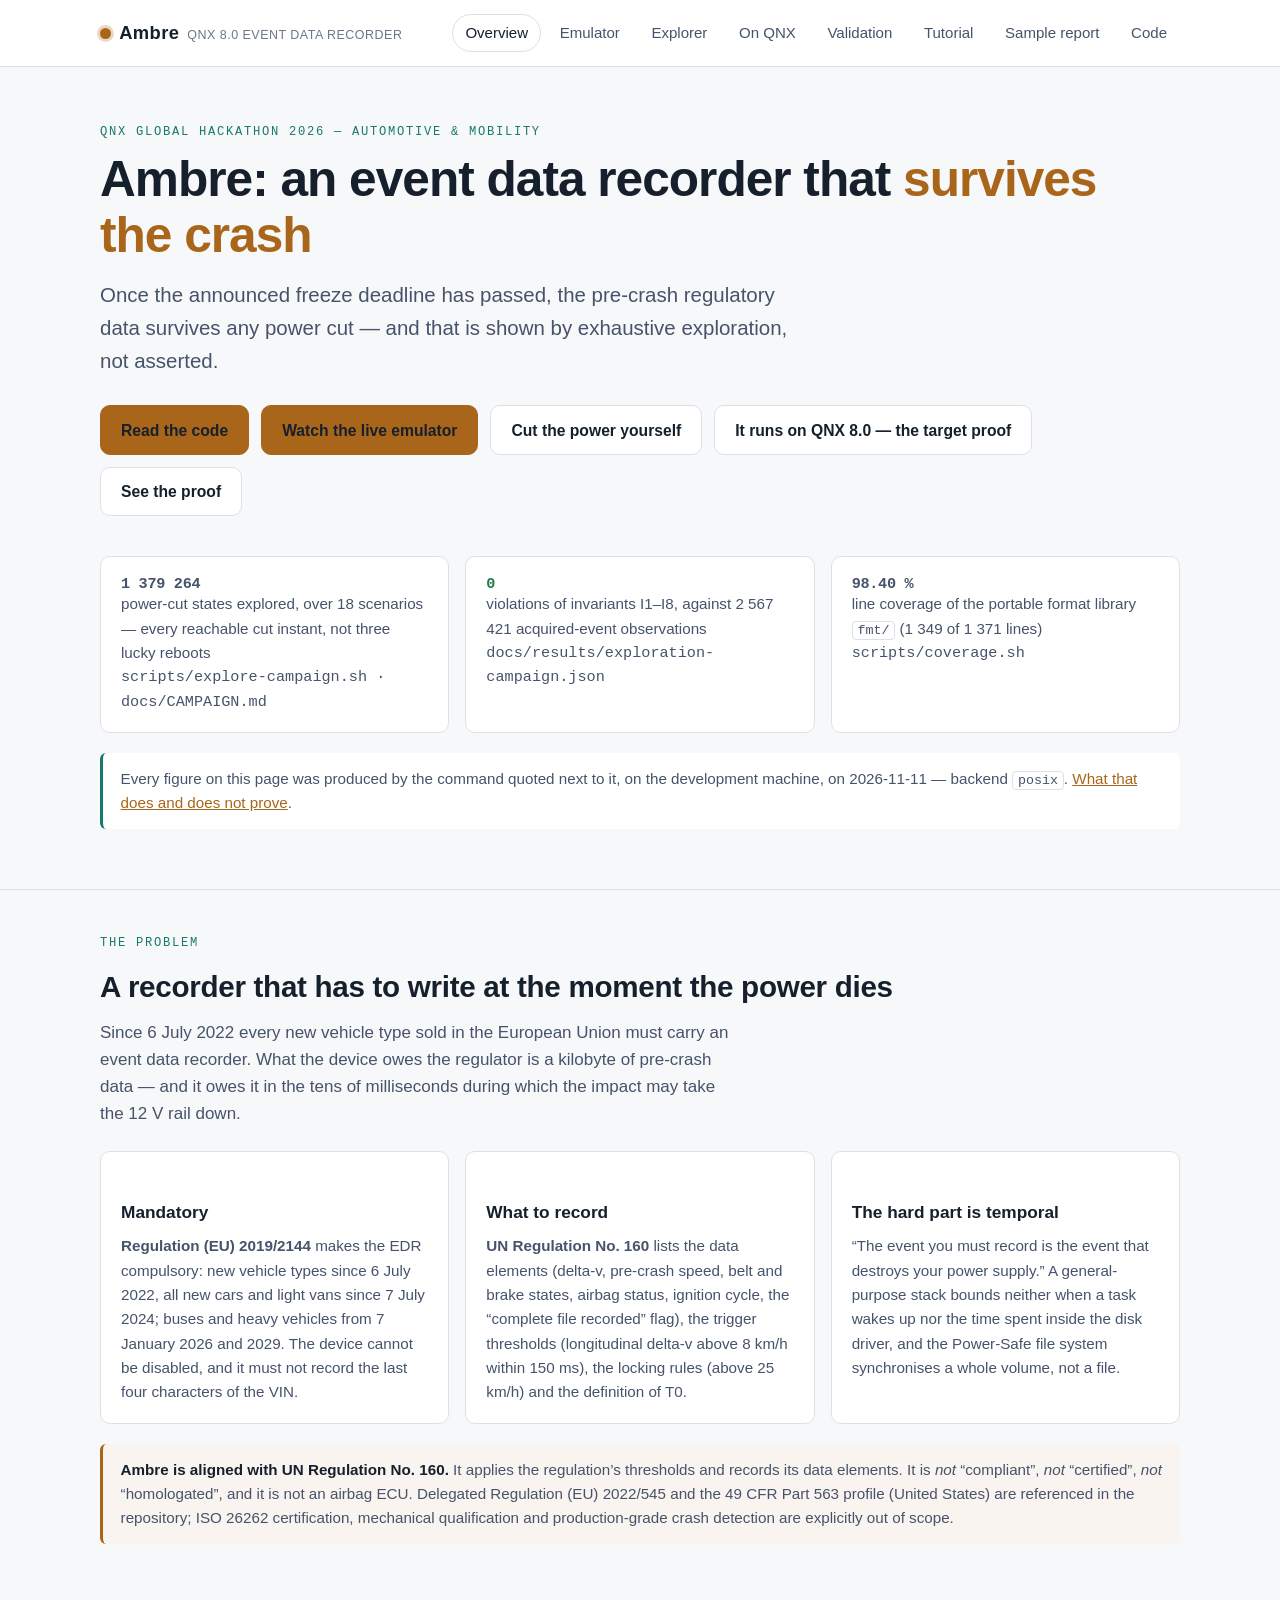
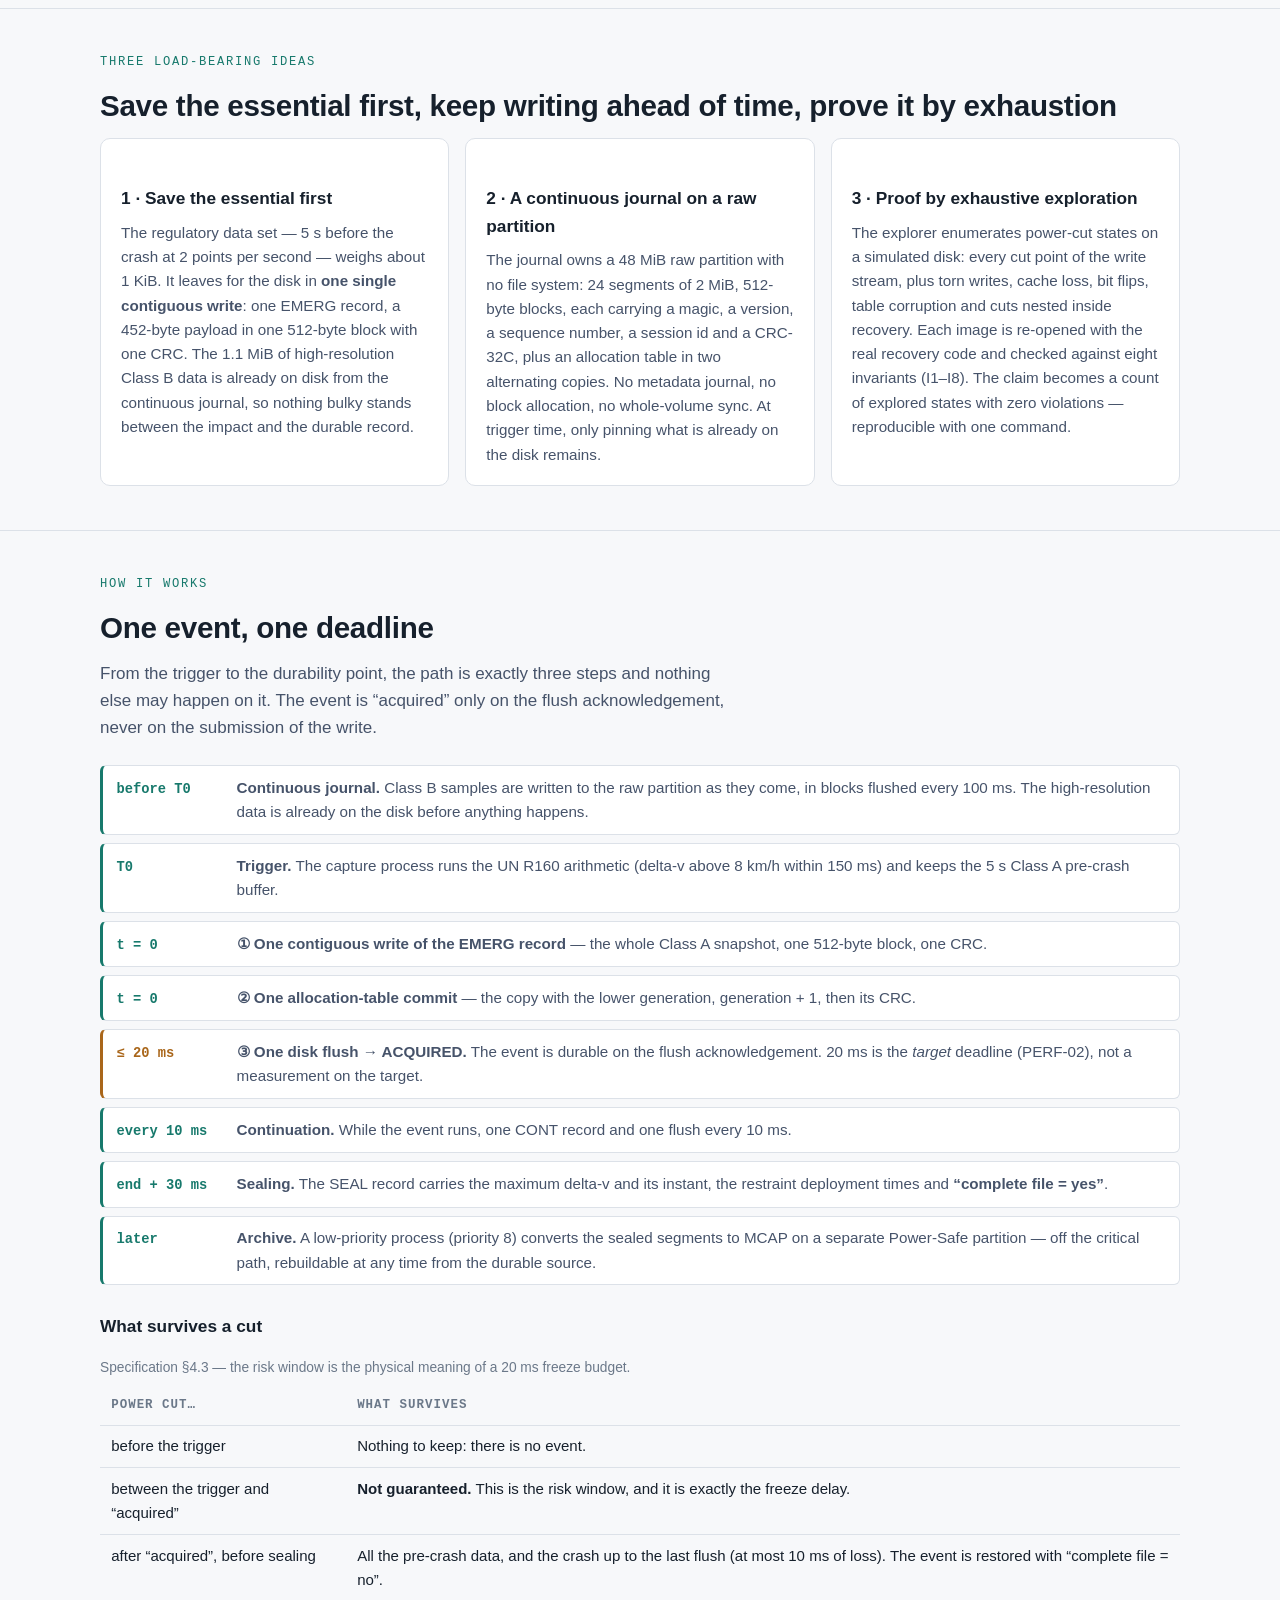
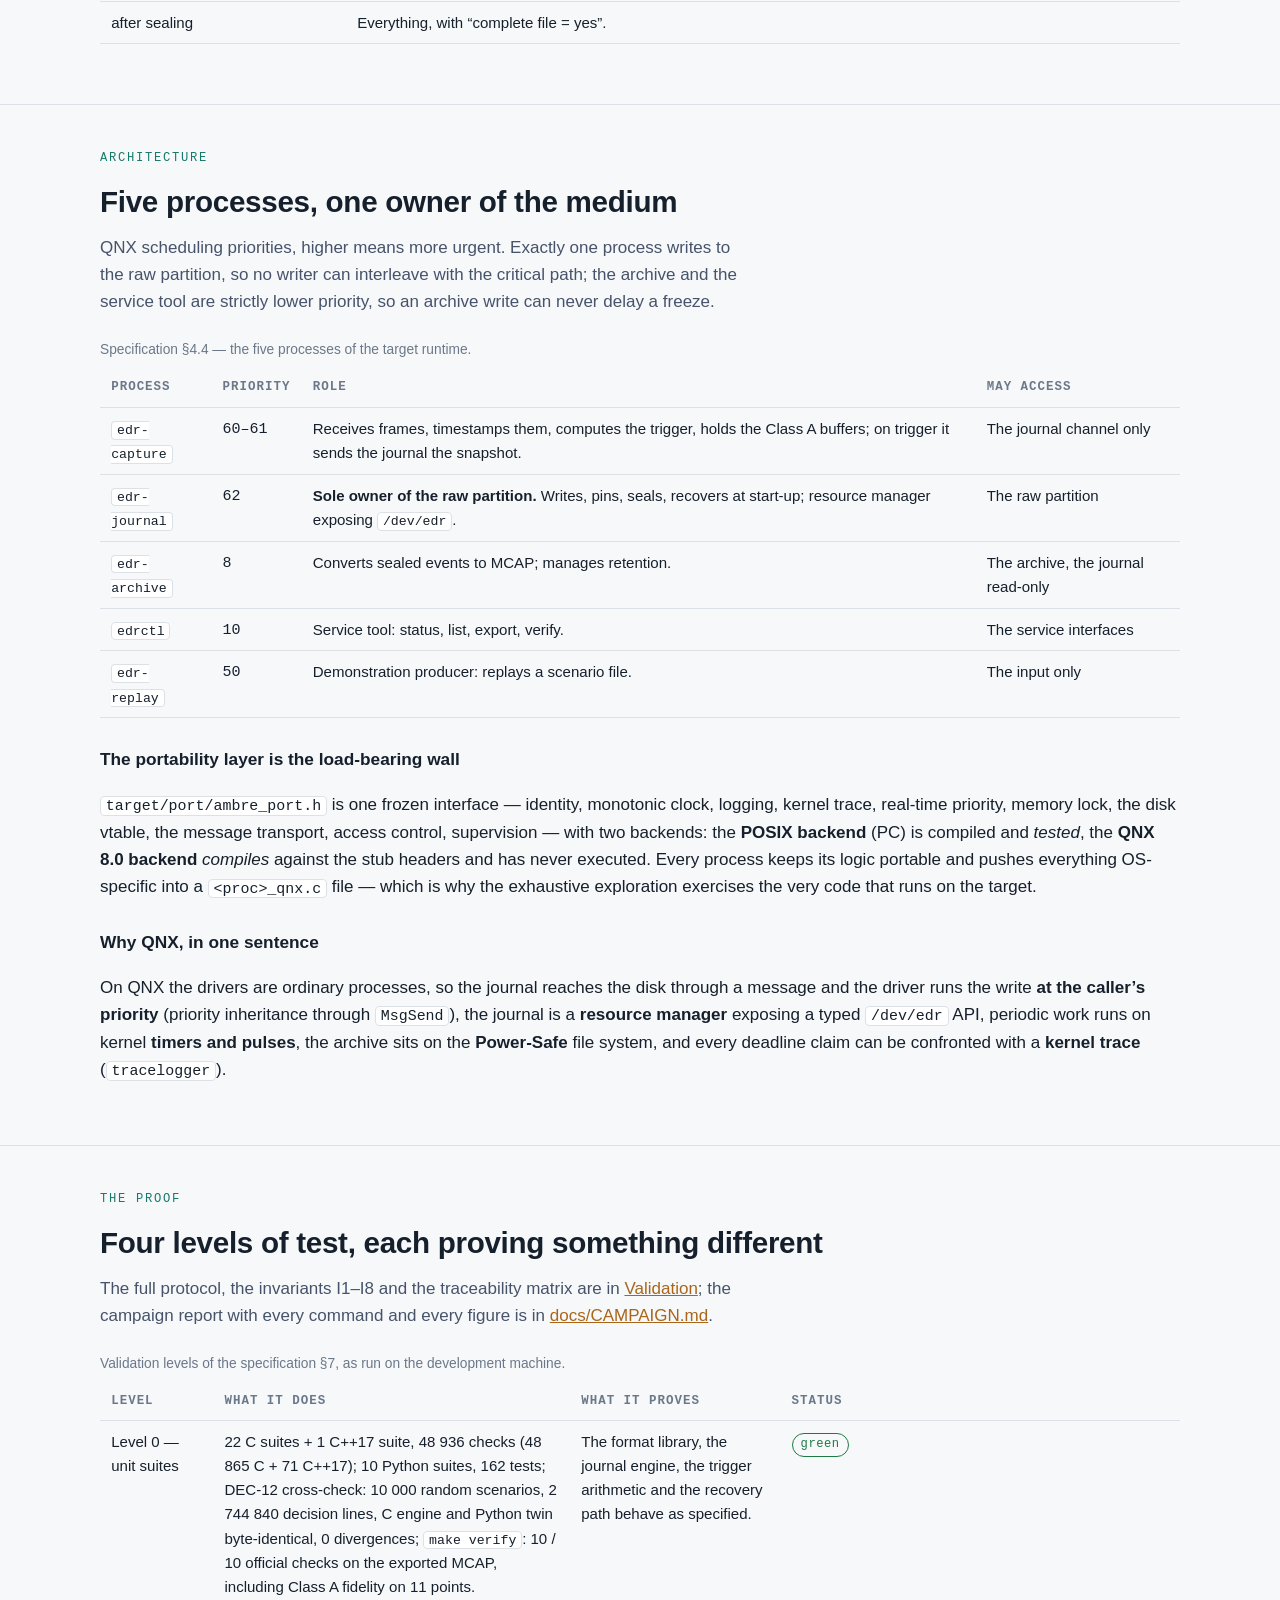
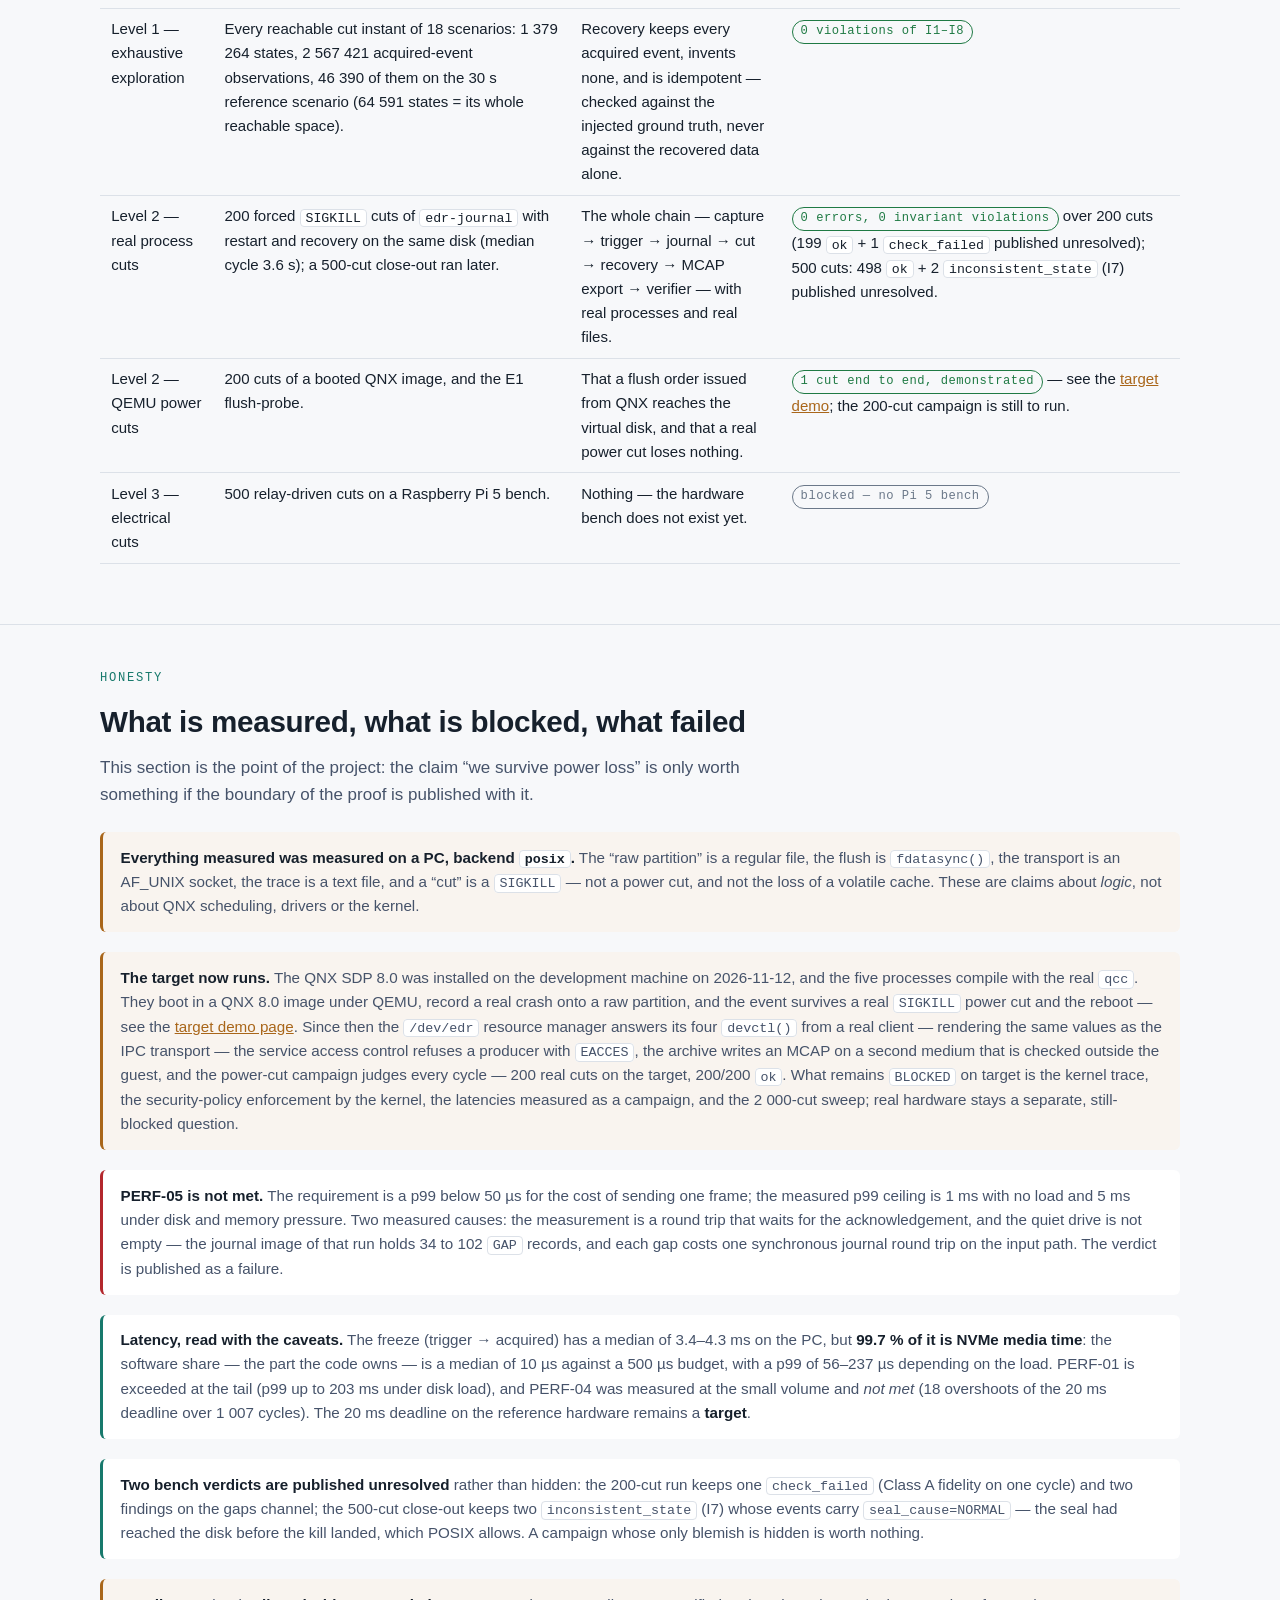
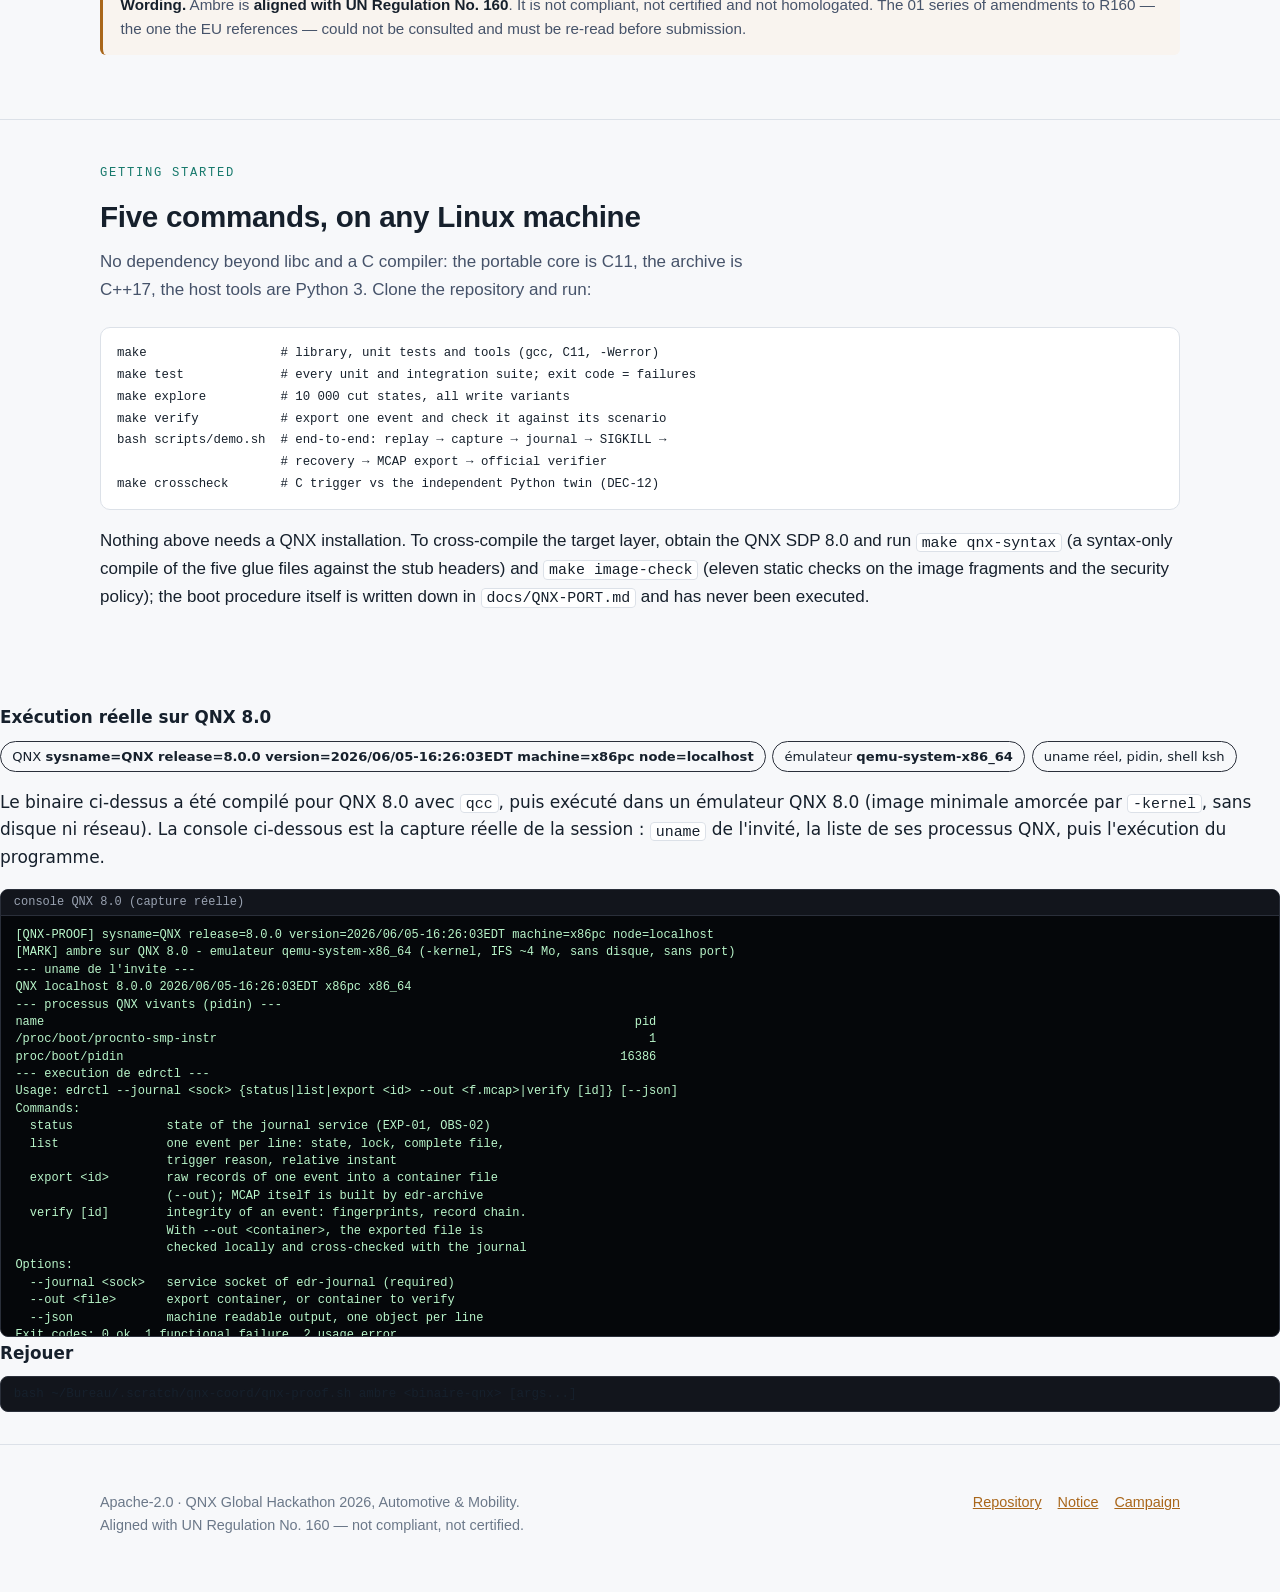
<file: site/index.html>
<!DOCTYPE html>
<html lang="en">
<head>
<meta charset="utf-8">
<meta name="viewport" content="width=device-width, initial-scale=1">
<title>Ambre — a QNX 8.0 event data recorder that survives the crash</title>
<meta name="description" content="Ambre is an automotive event data recorder for QNX 8.0 whose pre-crash regulatory data survives any power cut — proved by exhaustive exploration, not asserted.">
<meta name="color-scheme" content="dark light">
<link rel="stylesheet" href="assets/ambre.css">
</head>
<body>

<header class="site-header">
  <div class="shell">
    <a class="brand" href="index.html"><span class="brand-mark" aria-hidden="true"></span> Ambre <small> QNX 8.0 event data recorder
    </small></a>
    <nav class="site-nav" aria-label="Main">
      <ul>
        <li><a href="index.html" aria-current="page">Overview</a></li>
        <li><a href="emulator.html">Emulator</a></li>
        <li><a href="explorer.html">Explorer</a></li>
        <li><a href="on-target.html">On QNX</a></li>
        <li><a href="validation.html">Validation</a></li>
        <li><a href="tutorial.html">Tutorial</a></li>
        <li><a href="report/index.html">Sample report</a></li>
        <li><a href="https://github.com/Tradoooo/ambre">Code</a></li>
      </ul>
    </nav>
  </div>
</header>

<main id="main">

<!-- ------------------------------------------------------------- hero --- -->
<div class="shell hero">
  <p class="kicker">QNX Global Hackathon 2026 — Automotive &amp; Mobility</p>
  <h1>Ambre: an event data recorder that <em>survives the crash</em></h1>
  <p class="hero-lede">Once the announced freeze deadline has passed, the pre-crash regulatory data survives any power cut
  — and that is shown by exhaustive exploration, not asserted.</p>
  <div class="hero-actions">
    <a class="btn btn-primary" href="https://github.com/Tradoooo/ambre">Read the code</a>
    <a class="btn btn-primary" href="emulator.html">Watch the live emulator</a>
    <a class="btn" href="explorer.html">Cut the power yourself</a>
    <a class="btn" href="on-target.html">It runs on QNX 8.0 — the target proof</a>
    <a class="btn" href="validation.html">See the proof</a>
  </div>

  <div class="cards">
    <div class="card">
      <p class="card-figure">1 379 264</p>
      <p class="card-label">power-cut states explored, over 18 scenarios — every
      reachable cut instant, not three lucky reboots</p>
      <p class="card-note">scripts/explore-campaign.sh · docs/CAMPAIGN.md</p>
    </div>
    <div class="card">
      <p class="card-figure good">0</p>
      <p class="card-label">violations of invariants I1–I8, against 2 567 421
      acquired-event observations</p>
      <p class="card-note">docs/results/exploration-campaign.json</p>
    </div>
    <div class="card">
      <p class="card-figure">98.40 %</p>
      <p class="card-label">line coverage of the portable format library
      <code>fmt/</code> (1 349 of 1 371 lines)</p>
      <p class="card-note">scripts/coverage.sh</p>
    </div>
  </div>

  <p class="note">Every figure on this page was produced by the command quoted next to it, on the development machine,
  on 2026-11-11 — backend <code>posix</code>. <a href="#honesty">What that does and does not prove</a>.</p>
</div>

<!-- ---------------------------------------------------------- problem --- -->
<section class="section" id="problem">
  <div class="shell">
    <p class="kicker">The problem</p>
    <h2 class="section-title">A recorder that has to write at the moment the power dies</h2>
    <p class="section-lede">Since 6 July 2022 every new vehicle type sold in the European Union must carry an event data
    recorder. What the device owes the regulator is a kilobyte of pre-crash data — and it owes it in the
    tens of milliseconds during which the impact may take the 12 V rail down.</p>

    <div class="cards">
      <div class="card">
        <h3>Mandatory</h3>
        <p><strong>Regulation (EU) 2019/2144</strong> makes the EDR compulsory: new vehicle types since 6
        July 2022, all new cars and light vans since 7 July 2024; buses and heavy vehicles from 7 January
        2026 and 2029. The device cannot be disabled, and it must not record the last four characters of the
        VIN.</p>
      </div>
      <div class="card">
        <h3>What to record</h3>
        <p><strong>UN Regulation No. 160</strong> lists the data elements (delta-v, pre-crash speed, belt and
        brake states, airbag status, ignition cycle, the “complete file recorded” flag), the trigger
        thresholds (longitudinal delta-v above 8 km/h within 150 ms), the locking rules (above 25 km/h) and
        the definition of T0.</p>
      </div>
      <div class="card">
        <h3>The hard part is temporal</h3>
        <p>“The event you must record is the event that destroys your power supply.” A general-purpose stack
        bounds neither when a task wakes up nor the time spent inside the disk driver, and the Power-Safe
        file system synchronises a whole volume, not a file.</p>
      </div>
    </div>

    <div class="note note-honesty">
      <p><strong>Ambre is aligned with UN Regulation No. 160.</strong> It applies the regulation’s
      thresholds and records its data elements. It is <em>not</em> “compliant”, <em>not</em>
      “certified”, <em>not</em> “homologated”, and it is not an airbag ECU. Delegated Regulation (EU)
      2022/545 and the 49 CFR Part 563 profile (United States) are referenced in the repository; ISO 26262
      certification, mechanical qualification and production-grade crash detection are explicitly out of
      scope.</p>
    </div>
  </div>
</section>

<!-- ------------------------------------------------------------- ideas --- -->
<section class="section" id="ideas">
  <div class="shell">
    <p class="kicker">Three load-bearing ideas</p>
    <h2 class="section-title">Save the essential first, keep writing ahead of time, prove it by exhaustion</h2>

    <div class="cards">
      <div class="card">
        <h3>1 · Save the essential first</h3>
        <p>The regulatory data set — 5 s before the crash at 2 points per second — weighs about 1 KiB. It
        leaves for the disk in <strong>one single contiguous write</strong>: one EMERG record, a 452-byte
        payload in one 512-byte block with one CRC. The 1.1 MiB of high-resolution Class B data is already
        on disk from the continuous journal, so nothing bulky stands between the impact and the durable
        record.</p>
      </div>
      <div class="card">
        <h3>2 · A continuous journal on a raw partition</h3>
        <p>The journal owns a 48 MiB raw partition with no file system: 24 segments of 2 MiB, 512-byte blocks,
        each carrying a magic, a version, a sequence number, a session id and a CRC-32C, plus an allocation
        table in two alternating copies. No metadata journal, no block allocation, no whole-volume sync. At
        trigger time, only pinning what is already on the disk remains.</p>
      </div>
      <div class="card">
        <h3>3 · Proof by exhaustive exploration</h3>
        <p>The explorer enumerates power-cut states on a simulated disk: every cut point of the write stream,
        plus torn writes, cache loss, bit flips, table corruption and cuts nested inside recovery. Each
        image is re-opened with the real recovery code and checked against eight invariants (I1–I8). The
        claim becomes a count of explored states with zero violations — reproducible with one command.</p>
      </div>
    </div>
  </div>
</section>

<!-- -------------------------------------------------------------- how --- -->
<section class="section" id="how">
  <div class="shell">
    <p class="kicker">How it works</p>
    <h2 class="section-title">One event, one deadline</h2>
    <p class="section-lede">From the trigger to the durability point, the path is exactly three steps and nothing else may
    happen on it. The event is “acquired” only on the flush acknowledgement, never on the submission of
    the write.</p>

    <div class="timeline">
      <div class="tl-step">
        <b>before T0</b>
        <span><strong>Continuous journal.</strong> Class B samples are written to the raw partition as they
        come, in blocks flushed every 100 ms. The high-resolution data is already on the disk before
        anything happens.</span>
      </div>
      <div class="tl-step">
        <b>T0</b>
        <span><strong>Trigger.</strong> The capture process runs the UN R160 arithmetic (delta-v above 8 km/h
        within 150 ms) and keeps the 5 s Class A pre-crash buffer.</span>
      </div>
      <div class="tl-step">
        <b>t = 0</b>
        <span><strong>① One contiguous write of the EMERG record</strong> — the whole Class A snapshot, one
        512-byte block, one CRC.</span>
      </div>
      <div class="tl-step">
        <b>t = 0</b>
        <span><strong>② One allocation-table commit</strong> — the copy with the lower generation, generation +
        1, then its CRC.</span>
      </div>
      <div class="tl-step tl-acquired">
        <b>≤ 20 ms</b>
        <span><strong>③ One disk flush → ACQUIRED.</strong> The event is durable on the flush acknowledgement.
        20 ms is the <em>target</em> deadline (PERF-02), not a measurement on the target.</span>
      </div>
      <div class="tl-step">
        <b>every 10 ms</b>
        <span><strong>Continuation.</strong> While the event runs, one CONT
        record and one flush every 10 ms.</span>
      </div>
      <div class="tl-step">
        <b>end + 30 ms</b>
        <span><strong>Sealing.</strong> The SEAL record carries the maximum delta-v and its instant, the
        restraint deployment times and <strong>“complete file = yes”</strong>.</span>
      </div>
      <div class="tl-step">
        <b>later</b>
        <span><strong>Archive.</strong> A low-priority process (priority 8) converts the sealed segments to MCAP
        on a separate Power-Safe partition — off the critical path, rebuildable at any time from the durable
        source.</span>
      </div>
    </div>

    <h3>What survives a cut</h3>
    <table class="data">
      <caption>Specification §4.3 — the risk window is the physical meaning of a 20 ms freeze budget.</caption>
      <thead>
        <tr>
          <th scope="col">Power cut…</th>
          <th scope="col">What survives</th>
        </tr>
      </thead>
      <tbody>
        <tr>
          <td>before the trigger</td>
          <td>Nothing to keep: there is no event.</td>
        </tr>
        <tr>
          <td>between the trigger and “acquired”</td>
          <td><strong>Not guaranteed.</strong> This is the risk window, and it
          is exactly the freeze delay.</td>
        </tr>
        <tr>
          <td>after “acquired”, before sealing</td>
          <td>All the pre-crash data, and the crash up to the last flush (at most 10 ms of loss). The event is
          restored with “complete file = no”.</td>
        </tr>
        <tr>
          <td>after sealing</td>
          <td>Everything, with “complete file = yes”.</td>
        </tr>
      </tbody>
    </table>
  </div>
</section>

<!-- ------------------------------------------------------ architecture --- -->
<section class="section" id="architecture">
  <div class="shell">
    <p class="kicker">Architecture</p>
    <h2 class="section-title">Five processes, one owner of the medium</h2>
    <p class="section-lede">QNX scheduling priorities, higher means more urgent. Exactly one process writes to the raw
    partition, so no writer can interleave with the critical path; the archive and the service tool are
    strictly lower priority, so an archive write can never delay a freeze.</p>

    <table class="data">
      <caption>Specification §4.4 — the five processes of the target runtime.</caption>
      <thead>
        <tr>
          <th scope="col">Process</th>
          <th scope="col" class="num">Priority</th>
          <th scope="col">Role</th>
          <th scope="col">May access</th>
        </tr>
      </thead>
      <tbody>
        <tr>
          <td><code>edr-capture</code></td>
          <td class="num">60–61</td>
          <td>Receives frames, timestamps them, computes the trigger, holds the Class A buffers; on trigger it
          sends the journal the snapshot.</td>
          <td>The journal channel only</td>
        </tr>
        <tr>
          <td><code>edr-journal</code></td>
          <td class="num">62</td>
          <td><strong>Sole owner of the raw partition.</strong> Writes, pins, seals, recovers at start-up;
          resource manager exposing <code>/dev/edr</code>.</td>
          <td>The raw partition</td>
        </tr>
        <tr>
          <td><code>edr-archive</code></td>
          <td class="num">8</td>
          <td>Converts sealed events to MCAP; manages retention.</td>
          <td>The archive, the journal read-only</td>
        </tr>
        <tr>
          <td><code>edrctl</code></td>
          <td class="num">10</td>
          <td>Service tool: status, list, export, verify.</td>
          <td>The service interfaces</td>
        </tr>
        <tr>
          <td><code>edr-replay</code></td>
          <td class="num">50</td>
          <td>Demonstration producer: replays a scenario file.</td>
          <td>The input only</td>
        </tr>
      </tbody>
    </table>

    <h3>The portability layer is the load-bearing wall</h3>
    <p><code>target/port/ambre_port.h</code> is one frozen interface — identity, monotonic clock,
    logging, kernel trace, real-time priority, memory lock, the disk vtable, the message transport,
    access control, supervision — with two backends: the <strong>POSIX backend</strong> (PC) is
    compiled and <em>tested</em>, the <strong>QNX 8.0 backend</strong> <em>compiles</em> against
    the stub headers and has never executed. Every process keeps its logic portable and pushes
    everything OS-specific into a <code>&lt;proc&gt;_qnx.c</code> file — which is why the exhaustive
    exploration exercises the very code that runs on the target.</p>

    <h3>Why QNX, in one sentence</h3>
    <p>On QNX the drivers are ordinary processes, so the journal reaches the disk through a message and the
    driver runs the write <strong>at the caller’s priority</strong> (priority inheritance through
    <code>MsgSend</code>), the journal is a <strong>resource manager</strong> exposing a typed
    <code>/dev/edr</code> API, periodic work runs on kernel <strong>timers and pulses</strong>, the
    archive sits on the <strong>Power-Safe</strong> file system, and every deadline claim can be
    confronted with a <strong>kernel trace</strong> (<code>tracelogger</code>).</p>

  </div>
</section>

<!-- ------------------------------------------------------------- proof --- -->
<section class="section" id="proof">
  <div class="shell">
    <p class="kicker">The proof</p>
    <h2 class="section-title">Four levels of test, each proving something different</h2>
    <p class="section-lede">The full protocol, the invariants I1–I8 and the traceability matrix are in
    <a href="validation.html">Validation</a>; the campaign report with every command and every figure
    is in <a href="https://github.com/Tradoooo/ambre/blob/main/docs/CAMPAIGN.md">docs/CAMPAIGN.md</a>.</p>

    <table class="data">
      <caption>Validation levels of the specification §7, as run on the development machine.</caption>
      <thead>
        <tr>
          <th scope="col">Level</th>
          <th scope="col">What it does</th>
          <th scope="col">What it proves</th>
          <th scope="col">Status</th>
        </tr>
      </thead>
      <tbody>
        <tr>
          <td>Level 0 — unit suites</td>
          <td>22 C suites + 1 C++17 suite, 48 936 checks (48 865 C + 71 C++17); 10 Python suites, 162 tests;
          DEC-12 cross-check: 10 000 random scenarios, 2 744 840 decision lines, C engine and Python twin
          byte-identical, 0 divergences; <code>make verify</code>: 10 / 10 official checks on the exported
          MCAP, including Class A fidelity on 11 points.</td>
          <td>The format library, the journal engine, the trigger arithmetic and the recovery path behave as
          specified.</td>
          <td><span class="ok">green</span></td>
        </tr>
        <tr>
          <td>Level 1 — exhaustive exploration</td>
          <td>Every reachable cut instant of 18 scenarios: 1 379 264 states, 2 567 421 acquired-event
          observations, 46 390 of them on the 30 s reference scenario (64 591 states = its whole reachable
          space).</td>
          <td>Recovery keeps every acquired event, invents none, and is idempotent — checked against the injected
          ground truth, never against the recovered data alone.</td>
          <td><span class="ok">0 violations of I1–I8</span></td>
        </tr>
        <tr>
          <td>Level 2 — real process cuts</td>
          <td>200 forced <code>SIGKILL</code> cuts of <code>edr-journal</code> with restart and recovery on
          the same disk (median cycle 3.6 s); a 500-cut close-out ran later.</td>
          <td>The whole chain — capture → trigger → journal → cut → recovery → MCAP export → verifier — with real
          processes and real files.</td>
          <td><span class="ok">0 errors, 0 invariant violations</span> over 200 cuts (199 <code>ok</code> + 1
          <code>check_failed</code> published unresolved); 500 cuts: 498 <code>ok</code> + 2 <code>
          inconsistent_state</code> (I7) published unresolved.</td>
        </tr>
        <tr>
          <td>Level 2 — QEMU power cuts</td>
          <td>200 cuts of a booted QNX image, and the E1 flush-probe.</td>
          <td>That a flush order issued from QNX reaches the virtual disk, and that a real power cut loses
          nothing.</td>
          <td><span class="ok">1 cut end to end, demonstrated</span> — see the
          <a href="on-target.html">target demo</a>; the 200-cut campaign is still to run.</td>
        </tr>
        <tr>
          <td>Level 3 — electrical cuts</td>
          <td>500 relay-driven cuts on a Raspberry Pi 5 bench.</td>
          <td>Nothing — the hardware bench does not exist yet.</td>
          <td><span class="blocked">blocked — no Pi 5 bench</span></td>
        </tr>
      </tbody>
    </table>
  </div>
</section>

<!-- ---------------------------------------------------------- honesty --- -->
<section class="section" id="honesty">
  <div class="shell">
    <p class="kicker">Honesty</p>
    <h2 class="section-title">What is measured, what is blocked, what failed</h2>
    <p class="section-lede">This section is the point of the project: the claim “we survive power loss” is only worth something
    if the boundary of the proof is published with it.</p>

    <div class="note note-honesty">
      <p><strong>Everything measured was measured on a PC, backend <code>posix</code>.</strong> The “raw
      partition” is a regular file, the flush is <code>fdatasync()</code>, the transport is an AF_UNIX
      socket, the trace is a text file, and a “cut” is a <code>SIGKILL</code> — not a power cut, and not
      the loss of a volatile cache. These are claims about <em>logic</em>, not about QNX scheduling,
      drivers or the kernel.</p>
    </div>

    <div class="note note-honesty">
      <p><strong>The target now runs.</strong> The QNX SDP 8.0 was installed on the development machine on
      2026-11-12, and the five processes compile with the real <code>qcc</code>. They boot in a QNX 8.0
      image under QEMU, record a real crash onto a raw partition, and the event survives a real
      <code>SIGKILL</code> power cut and the reboot — see the <a href="on-target.html">target demo page</a>.
      Since then the <code>/dev/edr</code> resource manager answers its four <code>devctl()</code> from a
      real client — rendering the same values as the IPC transport — the service access control refuses a
      producer with <code>EACCES</code>, the archive writes an MCAP on a second medium that is checked
      outside the guest, and the power-cut campaign judges every cycle — 200 real cuts on the target, 200/200 <code>ok</code>.
      What remains <code>BLOCKED</code> on target is the kernel trace, the security-policy enforcement by
      the kernel, the latencies measured as a campaign, and the 2 000-cut sweep; real hardware stays a
      separate, still-blocked question.</p>
    </div>

    <div class="note note-fail">
      <p><strong>PERF-05 is not met.</strong> The requirement is a p99 below 50 µs for the cost of sending
      one frame; the measured p99 ceiling is 1 ms with no load and 5 ms under disk and memory pressure.
      Two measured causes: the measurement is a round trip that waits for the acknowledgement, and the
      quiet drive is not empty — the journal image of that run holds 34 to 102 <code>GAP</code> records,
      and each gap costs one synchronous journal round trip on the input path. The verdict is published as
      a failure.</p>
    </div>

    <div class="note">
      <p><strong>Latency, read with the caveats.</strong> The freeze (trigger → acquired) has a median of
      3.4–4.3 ms on the PC, but <strong>99.7 % of it is NVMe media time</strong>: the software share —
      the part the code owns — is a median of 10 µs against a 500 µs budget, with a p99 of 56–237 µs
      depending on the load. PERF-01 is exceeded at the tail (p99 up to 203 ms under disk load), and
      PERF-04 was measured at the small volume and <em>not met</em> (18 overshoots of the 20 ms deadline
      over 1 007 cycles). The 20 ms deadline on the reference hardware remains a <strong>target</strong>.</p>
    </div>

    <div class="note">
      <p><strong>Two bench verdicts are published unresolved</strong> rather than hidden: the 200-cut run
      keeps one <code>check_failed</code> (Class A fidelity on one cycle) and two findings on the gaps
      channel; the 500-cut close-out keeps two <code>inconsistent_state</code> (I7) whose events carry
      <code>seal_cause=NORMAL</code> — the seal had reached the disk before the kill landed, which POSIX
      allows. A campaign whose only blemish is hidden is worth nothing.</p>
    </div>

    <div class="note note-honesty">
      <p><strong>Wording.</strong> Ambre is <strong>aligned with UN Regulation No. 160</strong>. It is
      not compliant, not certified and not homologated. The 01 series of amendments to R160 — the one the
      EU references — could not be consulted and must be re-read before submission.</p>
    </div>
  </div>
</section>

<!-- -------------------------------------------------------------- start --- -->
<section class="section" id="start">
  <div class="shell">
    <p class="kicker">Getting started</p>
    <h2 class="section-title">Five commands, on any Linux machine</h2>
    <p class="section-lede">No dependency beyond libc and a C compiler: the portable core is C11, the archive is C++17, the host
    tools are Python 3. Clone the repository and run:</p>

<pre class="code"><code>make                  # library, unit tests and tools (gcc, C11, -Werror)
make test             # every unit and integration suite; exit code = failures
make explore          # 10 000 cut states, all write variants
make verify           # export one event and check it against its scenario
bash scripts/demo.sh  # end-to-end: replay → capture → journal → SIGKILL →
                      # recovery → MCAP export → official verifier
make crosscheck       # C trigger vs the independent Python twin (DEC-12)</code></pre>

    <p>Nothing above needs a QNX installation. To cross-compile the target layer, obtain the QNX SDP 8.0
    and run <code>make qnx-syntax</code> (a syntax-only compile of the five glue files against the
    stub headers) and <code>make image-check</code> (eleven static checks on the image fragments and
    the security policy); the boot procedure itself is written down in <code>docs/QNX-PORT.md</code>
    and has never been executed.</p>
  </div>
</section>

<section class="glane-qnx">

<style>
.glane-qnx{margin:2rem 0;font-family:system-ui,-apple-system,Segoe UI,Roboto,sans-serif}
.glane-qnx h3{margin:.2rem 0 .6rem;font-size:1.05rem}
.glane-qnx .badges{display:flex;flex-wrap:wrap;gap:.4rem;margin-bottom:.8rem}
.glane-qnx .badge{border:1px solid #2a2f3a;border-radius:999px;padding:.25rem .7rem;font-size:.82rem}
.glane-qnx .term{background:#05070a;border:1px solid #2a2f3a;border-radius:8px;overflow:hidden}
.glane-qnx .bar{background:#12151c;border-bottom:1px solid #2a2f3a;color:#9aa3b2;
 font:12px ui-monospace,Menlo,Consolas,monospace;padding:.35rem .8rem}
.glane-qnx pre{margin:0;padding:.7rem .9rem;color:#b9f6ca;background:transparent;
 font:12px/1.45 ui-monospace,Menlo,Consolas,monospace;max-height:420px;overflow:auto;white-space:pre}
.glane-qnx .cmd{background:#12151c;border:1px solid #2a2f3a;border-radius:8px;padding:.6rem .8rem;
 font:12.5px ui-monospace,Menlo,Consolas,monospace;overflow:auto}
</style>
<h3>Exécution réelle sur QNX 8.0</h3>
<div class="badges">
<span class="badge">QNX <b>sysname=QNX release=8.0.0 version=2026/06/05-16:26:03EDT machine=x86pc node=localhost</b></span>
<span class="badge">émulateur <b>qemu-system-x86_64</b></span>
<span class="badge">uname réel, pidin, shell ksh</span>
</div>
<p>Le binaire ci-dessus a été compilé pour QNX 8.0 avec <code>qcc</code>, puis exécuté
dans un émulateur QNX 8.0 (image minimale amorcée par <code>-kernel</code>, sans disque
ni réseau). La console ci-dessous est la capture réelle de la session&nbsp;: <code>uname</code>
de l'invité, la liste de ses processus QNX, puis l'exécution du programme.</p>
<div class="term"><div class="bar">console QNX 8.0 (capture réelle)</div><pre>[QNX-PROOF] sysname=QNX release=8.0.0 version=2026/06/05-16:26:03EDT machine=x86pc node=localhost
[MARK] ambre sur QNX 8.0 - emulateur qemu-system-x86_64 (-kernel, IFS ~4 Mo, sans disque, sans port)
--- uname de l&#x27;invite ---
QNX localhost 8.0.0 2026/06/05-16:26:03EDT x86pc x86_64
--- processus QNX vivants (pidin) ---
name                                                                                  pid
/proc/boot/procnto-smp-instr                                                            1
proc/boot/pidin                                                                     16386
--- execution de edrctl ---
Usage: edrctl --journal &lt;sock&gt; {status|list|export &lt;id&gt; --out &lt;f.mcap&gt;|verify [id]} [--json]
Commands:
  status             state of the journal service (EXP-01, OBS-02)
  list               one event per line: state, lock, complete file,
                     trigger reason, relative instant
  export &lt;id&gt;        raw records of one event into a container file
                     (--out); MCAP itself is built by edr-archive
  verify [id]        integrity of an event: fingerprints, record chain.
                     With --out &lt;container&gt;, the exported file is
                     checked locally and cross-checked with the journal
Options:
  --journal &lt;sock&gt;   service socket of edr-journal (required)
  --out &lt;file&gt;       export container, or container to verify
  --json             machine readable output, one object per line
Exit codes: 0 ok, 1 functional failure, 2 usage error.
slog2_api: cannot connect to slogger2 server...errno=No such file or directory
slog2_api: cannot connect to slogger2 server...errno=No such file or directory
Unable to access &quot;/dev/name/local/dev-edr-journal&quot; (2)
edrctl: cannot reach the journal service on /dev/edr/journal (-3)
edrctl: cannot reach the journal service on /dev/edr/journal (-3)
slog2_api: cannot connect to slogger2 server...errno=No such file or directory
slog2_api: cannot connect to slogger2 server...errno=No such file or directory
slog2_api: cannot connect to slogger2 server...errno=No such file or directory
Unable to access &quot;/dev/name/local/dev-edr-j2&quot; (2)
edrctl: cannot reach the journal service on /dev/edr/j2 (-3)
edrctl: cannot reach the journal service on /dev/edr/j2 (-3)
[QNX-PROOF] sysname=QNX release=8.0.0 version=2026/06/05-16:26:03EDT machine=x86pc node=localhost
[MARK] FIN ambre
--- shell ksh interactif (systeme QNX reel) ---</pre></div>
<h3>Rejouer</h3>
<div class="cmd">bash ~/Bureau/.scratch/qnx-coord/qnx-proof.sh ambre &lt;binaire-qnx&gt; [args...]</div>
</section>

</main>

<footer class="site-footer">
  <div class="shell">
    <p>Apache-2.0 · QNX Global Hackathon 2026, Automotive &amp; Mobility. <br> Aligned with UN Regulation
    No.&nbsp;160 — not compliant, not certified.</p>
    <nav aria-label="Footer">
      <ul>
        <li><a href="https://github.com/Tradoooo/ambre">Repository</a></li>
        <li><a href="https://github.com/Tradoooo/ambre/blob/main/NOTICE">Notice</a></li>
        <li><a href="https://github.com/Tradoooo/ambre/blob/main/docs/CAMPAIGN.md">Campaign</a></li>
      </ul>
    </nav>
  </div>
</footer>

</body>
</html>
</file>
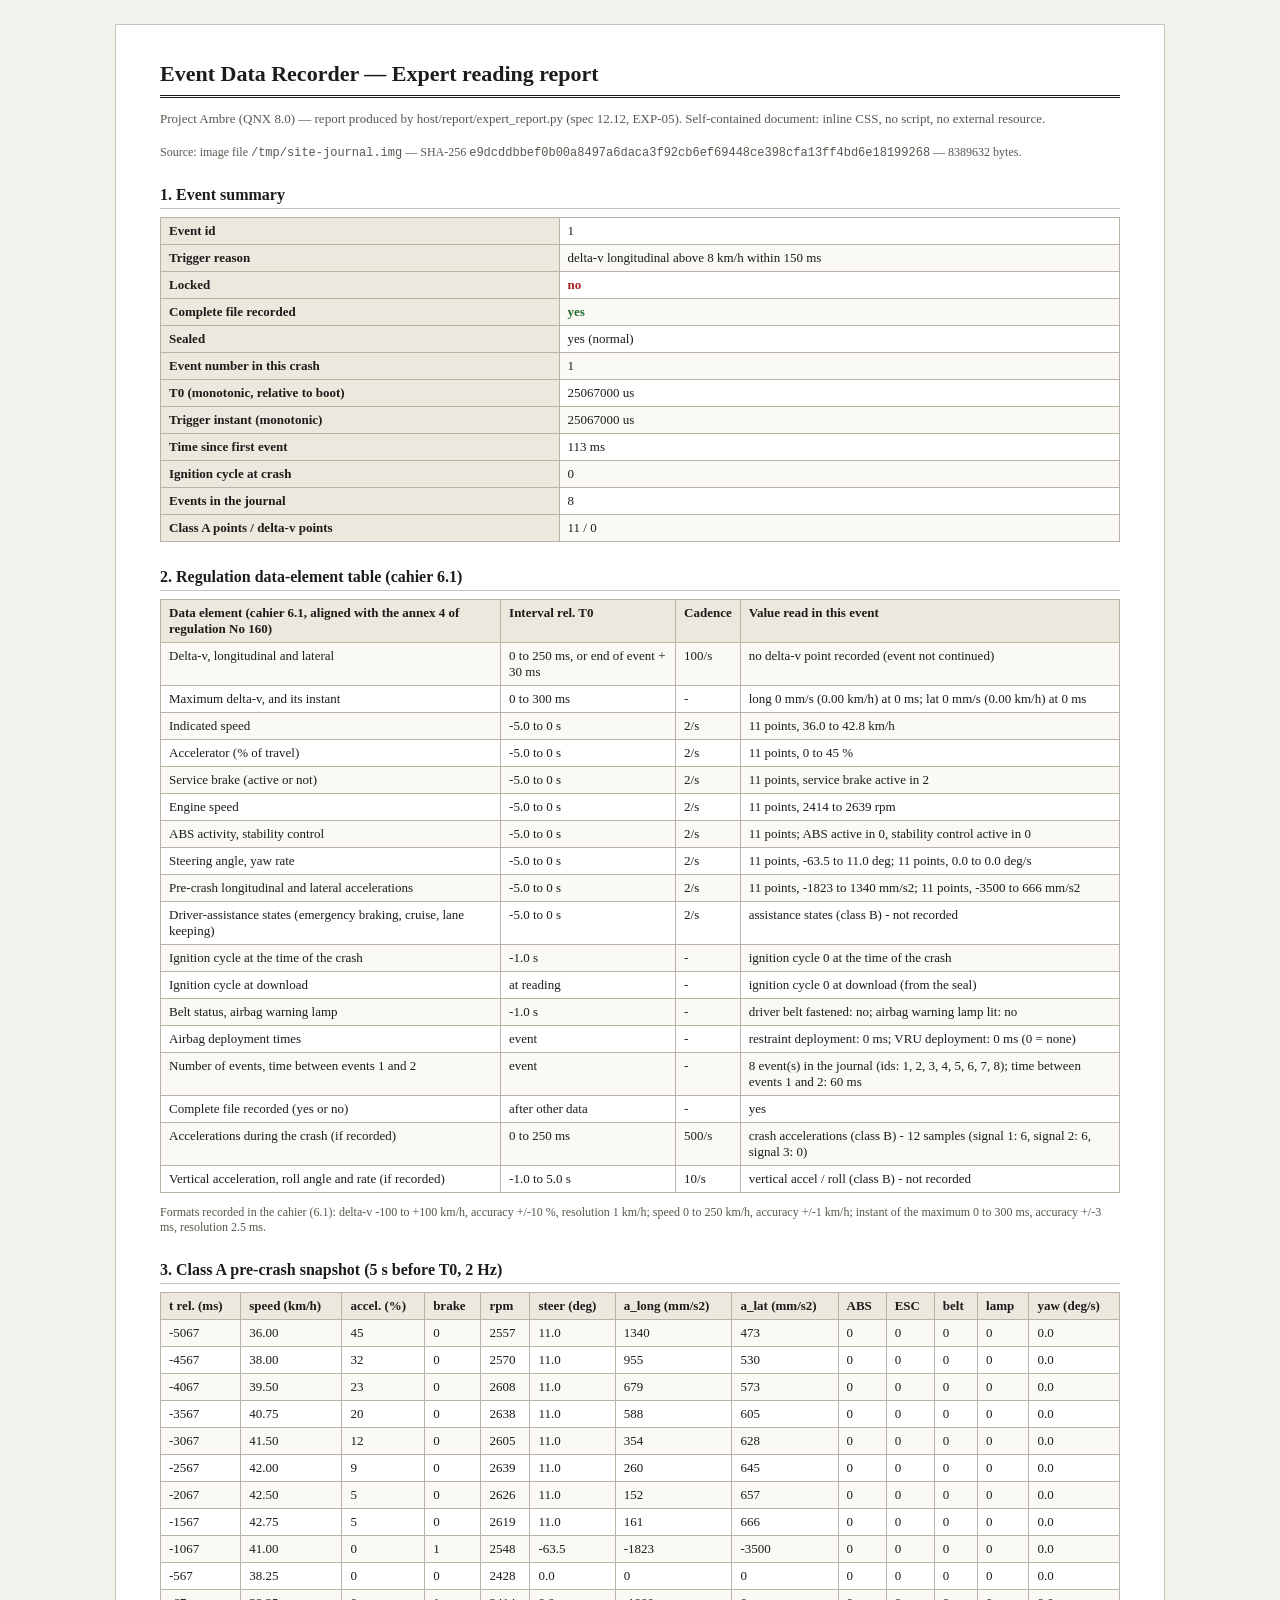
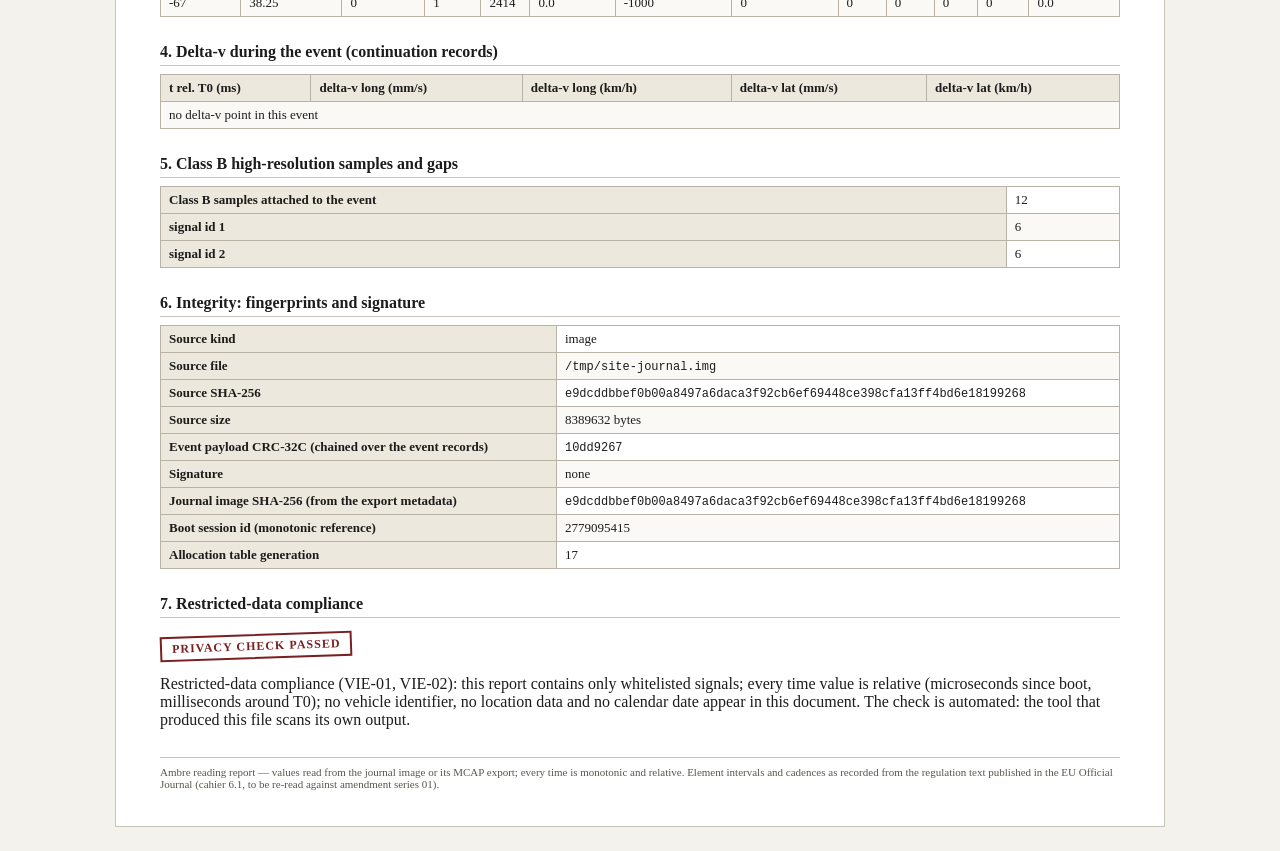
<file: site/report/index.html>
<!DOCTYPE html>
<html lang="en">
<head>
<meta charset="utf-8">
<title>Ambre EDR - Expert reading report - event 1</title>
<style>
body{font-family:Georgia,'Times New Roman',serif;margin:0;background:#f4f2ec;
color:#1c1c1c}
.page{max-width:960px;margin:24px auto;background:#fff;border:1px solid #c9c4b8;
padding:36px 44px}
h1{font-size:22px;border-bottom:3px double #1c1c1c;padding-bottom:8px;margin:0 0
4px}
h2{font-size:16px;margin:26px 0 8px;border-bottom:1px solid #c9c4b8;
padding-bottom:4px}
.subtitle{color:#5a564c;font-size:13px;margin-bottom:18px}
table{border-collapse:collapse;width:100%;font-size:13px;margin:8px 0}
th,td{border:1px solid #b9b3a5;padding:5px 8px;text-align:left;vertical-align:top}
th{background:#ece8dd}
tr:nth-child(even) td{background:#faf9f5}
code,.mono{font-family:'Courier New',monospace;font-size:12px}
.stamp{display:inline-block;border:2px solid #7a2020;color:#7a2020;
padding:3px 10px;font-weight:bold;letter-spacing:1px;transform:rotate(-2deg);
font-size:12px}
.note{font-size:12px;color:#5a564c}
.ok{color:#1d6e2f;font-weight:bold}
.bad{color:#a02020;font-weight:bold}
footer{margin-top:28px;border-top:1px solid #c9c4b8;padding-top:8px;
font-size:11px;color:#5a564c}
</style>
</head>
<body>
<div class="page">
<h1>Event Data Recorder &mdash; Expert reading report</h1>
<p class="subtitle">Project Ambre (QNX 8.0) &mdash; report produced by
host/report/expert_report.py (spec 12.12, EXP-05). Self-contained document:
inline CSS, no script, no external resource.</p>
<div id="source-fingerprint"><p class="note" id="source-fingerprint">Source: image file <span class="mono">/tmp/site-journal.img</span> &mdash; SHA-256 <span class="mono">e9dcddbbef0b00a8497a6daca3f92cb6ef69448ce398cfa13ff4bd6e18199268</span> &mdash; 8389632 bytes.</p></div>
<h2>1. Event summary</h2>
<table id="event-summary">
<tr><th>Event id</th><td>1</td></tr>
<tr><th>Trigger reason</th><td>delta-v longitudinal above 8 km/h within 150 ms</td></tr>
<tr><th>Locked</th><td><span class="bad">no</span></td></tr>
<tr><th>Complete file recorded</th><td><span class="ok">yes</span></td></tr>
<tr><th>Sealed</th><td>yes (normal)</td></tr>
<tr><th>Event number in this crash</th><td>1</td></tr>
<tr><th>T0 (monotonic, relative to boot)</th><td>25067000 us</td></tr>
<tr><th>Trigger instant (monotonic)</th><td>25067000 us</td></tr>
<tr><th>Time since first event</th><td>113 ms</td></tr>
<tr><th>Ignition cycle at crash</th><td>0</td></tr>
<tr><th>Events in the journal</th><td>8</td></tr>
<tr><th>Class A points / delta-v points</th><td>11 / 0</td></tr>
</table>
<h2>2. Regulation data-element table (cahier 6.1)</h2>
<table id="regulation-table"><tr><th>Data element (cahier 6.1, aligned with the annex 4 of regulation No 160)</th><th>Interval rel. T0</th><th>Cadence</th><th>Value read in this event</th></tr>
<tr id="el-dv"><td>Delta-v, longitudinal and lateral</td><td>0 to 250 ms, or end of event + 30 ms</td><td>100/s</td><td>no delta-v point recorded (event not continued)</td></tr>
<tr id="el-dv-max"><td>Maximum delta-v, and its instant</td><td>0 to 300 ms</td><td>-</td><td>long 0 mm/s (0.00 km/h) at 0 ms; lat 0 mm/s (0.00 km/h) at 0 ms</td></tr>
<tr id="el-speed"><td>Indicated speed</td><td>-5.0 to 0 s</td><td>2/s</td><td>11 points, 36.0 to 42.8 km/h</td></tr>
<tr id="el-throttle"><td>Accelerator (% of travel)</td><td>-5.0 to 0 s</td><td>2/s</td><td>11 points, 0 to 45 %</td></tr>
<tr id="el-brake"><td>Service brake (active or not)</td><td>-5.0 to 0 s</td><td>2/s</td><td>11 points, service brake active in 2</td></tr>
<tr id="el-rpm"><td>Engine speed</td><td>-5.0 to 0 s</td><td>2/s</td><td>11 points, 2414 to 2639 rpm</td></tr>
<tr id="el-abs-esc"><td>ABS activity, stability control</td><td>-5.0 to 0 s</td><td>2/s</td><td>11 points; ABS active in 0, stability control active in 0</td></tr>
<tr id="el-steer-yaw"><td>Steering angle, yaw rate</td><td>-5.0 to 0 s</td><td>2/s</td><td>11 points, -63.5 to 11.0 deg; 11 points, 0.0 to 0.0 deg/s</td></tr>
<tr id="el-accel-pre"><td>Pre-crash longitudinal and lateral accelerations</td><td>-5.0 to 0 s</td><td>2/s</td><td>11 points, -1823 to 1340 mm/s2; 11 points, -3500 to 666 mm/s2</td></tr>
<tr id="el-adas"><td>Driver-assistance states (emergency braking, cruise, lane keeping)</td><td>-5.0 to 0 s</td><td>2/s</td><td>assistance states (class B) - not recorded</td></tr>
<tr id="el-ign-crash"><td>Ignition cycle at the time of the crash</td><td>-1.0 s</td><td>-</td><td>ignition cycle 0 at the time of the crash</td></tr>
<tr id="el-ign-read"><td>Ignition cycle at download</td><td>at reading</td><td>-</td><td>ignition cycle 0 at download (from the seal)</td></tr>
<tr id="el-belts"><td>Belt status, airbag warning lamp</td><td>-1.0 s</td><td>-</td><td>driver belt fastened: no; airbag warning lamp lit: no</td></tr>
<tr id="el-airbag-time"><td>Airbag deployment times</td><td>event</td><td>-</td><td>restraint deployment: 0 ms; VRU deployment: 0 ms (0 = none)</td></tr>
<tr id="el-events"><td>Number of events, time between events 1 and 2</td><td>event</td><td>-</td><td>8 event(s) in the journal (ids: 1, 2, 3, 4, 5, 6, 7, 8); time between events 1 and 2: 60 ms</td></tr>
<tr id="el-complete"><td>Complete file recorded (yes or no)</td><td>after other data</td><td>-</td><td>yes</td></tr>
<tr id="el-accel-crash"><td>Accelerations during the crash (if recorded)</td><td>0 to 250 ms</td><td>500/s</td><td>crash accelerations (class B) - 12 samples (signal 1: 6, signal 2: 6, signal 3: 0)</td></tr>
<tr id="el-vert-roll"><td>Vertical acceleration, roll angle and rate (if recorded)</td><td>-1.0 to 5.0 s</td><td>10/s</td><td>vertical accel / roll (class B) - not recorded</td></tr></table>
<p class="note">Formats recorded in the cahier (6.1): delta-v -100 to +100 km/h, accuracy +/-10 %, resolution 1 km/h; speed 0 to 250 km/h, accuracy +/-1 km/h; instant of the maximum 0 to 300 ms, accuracy +/-3 ms, resolution 2.5 ms.</p>
<h2>3. Class A pre-crash snapshot (5 s before T0, 2 Hz)</h2>
<table id="precrash-table"><tr><th>t rel. (ms)</th><th>speed (km/h)</th><th>accel. (%)</th><th>brake</th><th>rpm</th><th>steer (deg)</th><th>a_long (mm/s2)</th><th>a_lat (mm/s2)</th><th>ABS</th><th>ESC</th><th>belt</th><th>lamp</th><th>yaw (deg/s)</th></tr>
<tr><td>-5067</td><td>36.00</td><td>45</td><td>0</td><td>2557</td><td>11.0</td><td>1340</td><td>473</td><td>0</td><td>0</td><td>0</td><td>0</td><td>0.0</td></tr>
<tr><td>-4567</td><td>38.00</td><td>32</td><td>0</td><td>2570</td><td>11.0</td><td>955</td><td>530</td><td>0</td><td>0</td><td>0</td><td>0</td><td>0.0</td></tr>
<tr><td>-4067</td><td>39.50</td><td>23</td><td>0</td><td>2608</td><td>11.0</td><td>679</td><td>573</td><td>0</td><td>0</td><td>0</td><td>0</td><td>0.0</td></tr>
<tr><td>-3567</td><td>40.75</td><td>20</td><td>0</td><td>2638</td><td>11.0</td><td>588</td><td>605</td><td>0</td><td>0</td><td>0</td><td>0</td><td>0.0</td></tr>
<tr><td>-3067</td><td>41.50</td><td>12</td><td>0</td><td>2605</td><td>11.0</td><td>354</td><td>628</td><td>0</td><td>0</td><td>0</td><td>0</td><td>0.0</td></tr>
<tr><td>-2567</td><td>42.00</td><td>9</td><td>0</td><td>2639</td><td>11.0</td><td>260</td><td>645</td><td>0</td><td>0</td><td>0</td><td>0</td><td>0.0</td></tr>
<tr><td>-2067</td><td>42.50</td><td>5</td><td>0</td><td>2626</td><td>11.0</td><td>152</td><td>657</td><td>0</td><td>0</td><td>0</td><td>0</td><td>0.0</td></tr>
<tr><td>-1567</td><td>42.75</td><td>5</td><td>0</td><td>2619</td><td>11.0</td><td>161</td><td>666</td><td>0</td><td>0</td><td>0</td><td>0</td><td>0.0</td></tr>
<tr><td>-1067</td><td>41.00</td><td>0</td><td>1</td><td>2548</td><td>-63.5</td><td>-1823</td><td>-3500</td><td>0</td><td>0</td><td>0</td><td>0</td><td>0.0</td></tr>
<tr><td>-567</td><td>38.25</td><td>0</td><td>0</td><td>2428</td><td>0.0</td><td>0</td><td>0</td><td>0</td><td>0</td><td>0</td><td>0</td><td>0.0</td></tr>
<tr><td>-67</td><td>38.25</td><td>0</td><td>1</td><td>2414</td><td>0.0</td><td>-1000</td><td>0</td><td>0</td><td>0</td><td>0</td><td>0</td><td>0.0</td></tr></table>
<h2>4. Delta-v during the event (continuation records)</h2>
<table id="deltav-table"><tr><th>t rel. T0 (ms)</th><th>delta-v long (mm/s)</th><th>delta-v long (km/h)</th><th>delta-v lat (mm/s)</th><th>delta-v lat (km/h)</th></tr>
<tr><td colspan="5">no delta-v point in this event</td></tr></table>
<h2>5. Class B high-resolution samples and gaps</h2>
<table id="classb-section">
<tr><th>Class B samples attached to the event</th><td>12</td></tr>
<tr><th>signal id 1</th><td>6</td></tr>
<tr><th>signal id 2</th><td>6</td></tr>
</table>
<h2>6. Integrity: fingerprints and signature</h2>
<table id="integrity-section">
<tr><th>Source kind</th><td>image</td></tr>
<tr><th>Source file</th><td><span class="mono">/tmp/site-journal.img</span></td></tr>
<tr><th>Source SHA-256</th><td><span class="mono">e9dcddbbef0b00a8497a6daca3f92cb6ef69448ce398cfa13ff4bd6e18199268</span></td></tr>
<tr><th>Source size</th><td>8389632 bytes</td></tr>
<tr><th>Event payload CRC-32C (chained over the event records)</th><td><span class="mono">10dd9267</span></td></tr>
<tr><th>Signature</th><td>none</td></tr>
<tr><th>Journal image SHA-256 (from the export metadata)</th><td><span class="mono">e9dcddbbef0b00a8497a6daca3f92cb6ef69448ce398cfa13ff4bd6e18199268</span></td></tr>
<tr><th>Boot session id (monotonic reference)</th><td>2779095415</td></tr>
<tr><th>Allocation table generation</th><td>17</td></tr>
</table>
<h2>7. Restricted-data compliance</h2>
<div id="compliance-section"><p><span class="stamp">PRIVACY CHECK PASSED</span></p><p>Restricted-data compliance (VIE-01, VIE-02): this report contains only whitelisted signals; every time value is relative (microseconds since boot, milliseconds around T0); no vehicle identifier, no location data and no calendar date appear in this document. The check is automated: the tool that produced this file scans its own output.</p></div>
<footer>Ambre reading report &mdash; values read from the journal image or its
MCAP export; every time is monotonic and relative. Element intervals and
cadences as recorded from the regulation text published in the EU Official
Journal (cahier 6.1, to be re-read against amendment series 01).</footer>
</div>
</body>
</html>
</file>
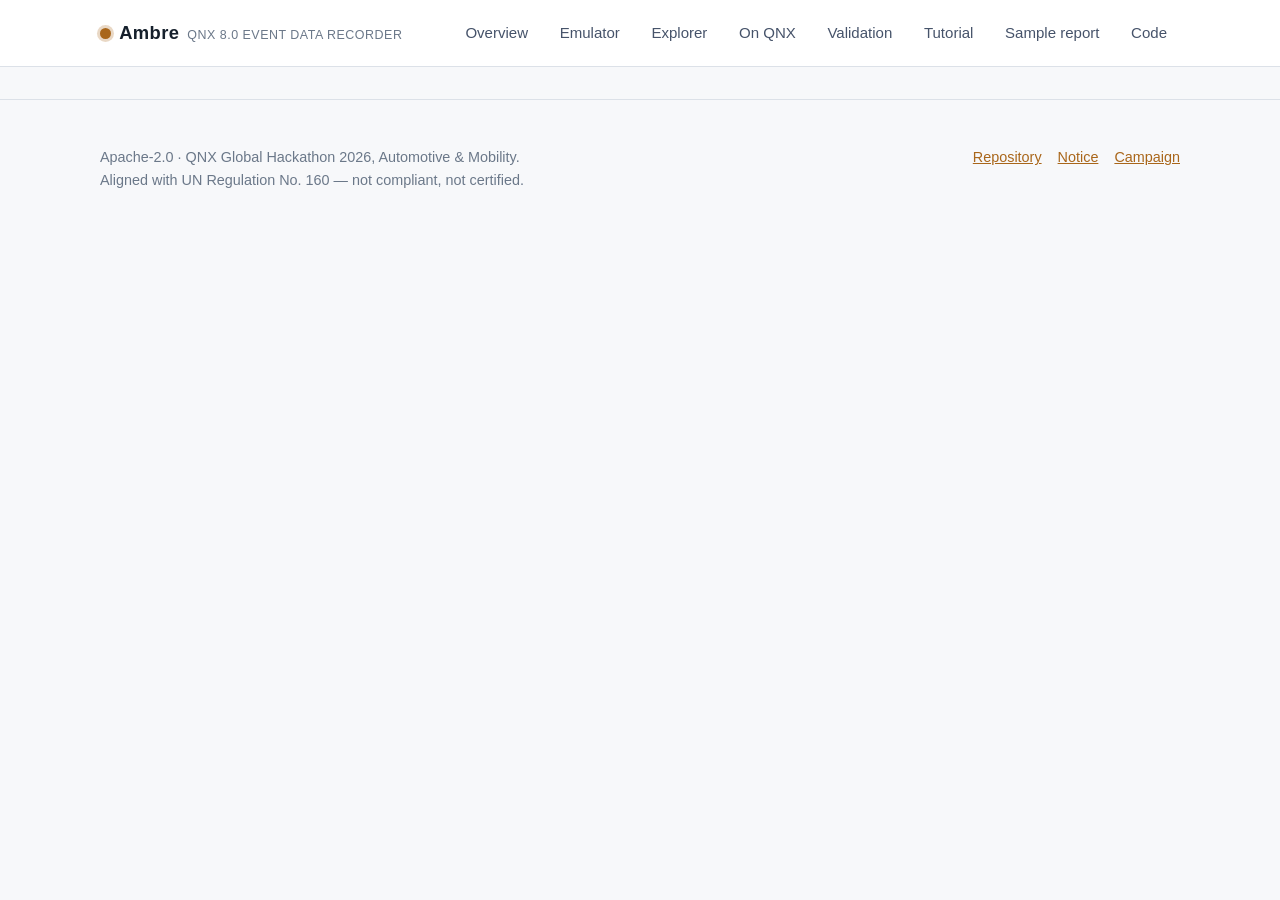
<file: site/_template.html>
<!DOCTYPE html>
<!--
  _template.html — structural contract for every page of the Ambre site.

  Copy this skeleton exactly: same <head>, same header/nav, same footer.
  Only the <main> content and the aria-current placement change per page.
  The stylesheet site/assets/ambre.css is the only asset; no CDN, no web font,
  no analytics, no JS unless a page genuinely needs it (the explorer and the live
  emulator page do; every other page must work with JavaScript disabled).
-->
<html lang="en">
<head>
<meta charset="utf-8">
<meta name="viewport" content="width=device-width, initial-scale=1">
<title>PAGE TITLE — Ambre</title>
<meta name="description" content="ONE SENTENCE, 150 characters max.">
<meta name="color-scheme" content="dark light">
<link rel="stylesheet" href="assets/ambre.css">
</head>
<body>

<header class="site-header">
  <div class="shell">
    <a class="brand" href="index.html">
      <span class="brand-mark" aria-hidden="true"></span>
      Ambre <small>QNX 8.0 event data recorder</small>
    </a>
    <nav class="site-nav" aria-label="Main">
      <ul>
        <li><a href="index.html">Overview</a></li>
        <li><a href="emulator.html">Emulator</a></li>
        <li><a href="explorer.html">Explorer</a></li>
        <li><a href="on-target.html">On QNX</a></li>
        <li><a href="validation.html">Validation</a></li>
        <li><a href="tutorial.html">Tutorial</a></li>
        <li><a href="report/index.html">Sample report</a></li>
        <li><a href="https://github.com/Tradoooo/ambre">Code</a></li>
      </ul>
    </nav>
  </div>
</header>

<main id="main">
  <!-- PAGE CONTENT -->
</main>

<footer class="site-footer">
  <div class="shell">
    <p>Apache-2.0 · QNX Global Hackathon 2026, Automotive &amp; Mobility.<br>
       Aligned with UN Regulation No.&nbsp;160 — not compliant, not certified.</p>
    <nav aria-label="Footer">
      <ul>
        <li><a href="https://github.com/Tradoooo/ambre">Repository</a></li>
        <li><a href="https://github.com/Tradoooo/ambre/blob/main/NOTICE">Notice</a></li>
        <li><a href="https://github.com/Tradoooo/ambre/blob/main/docs/CAMPAIGN.md">Campaign</a></li>
      </ul>
    </nav>
  </div>
</footer>

</body>
</html>
</file>
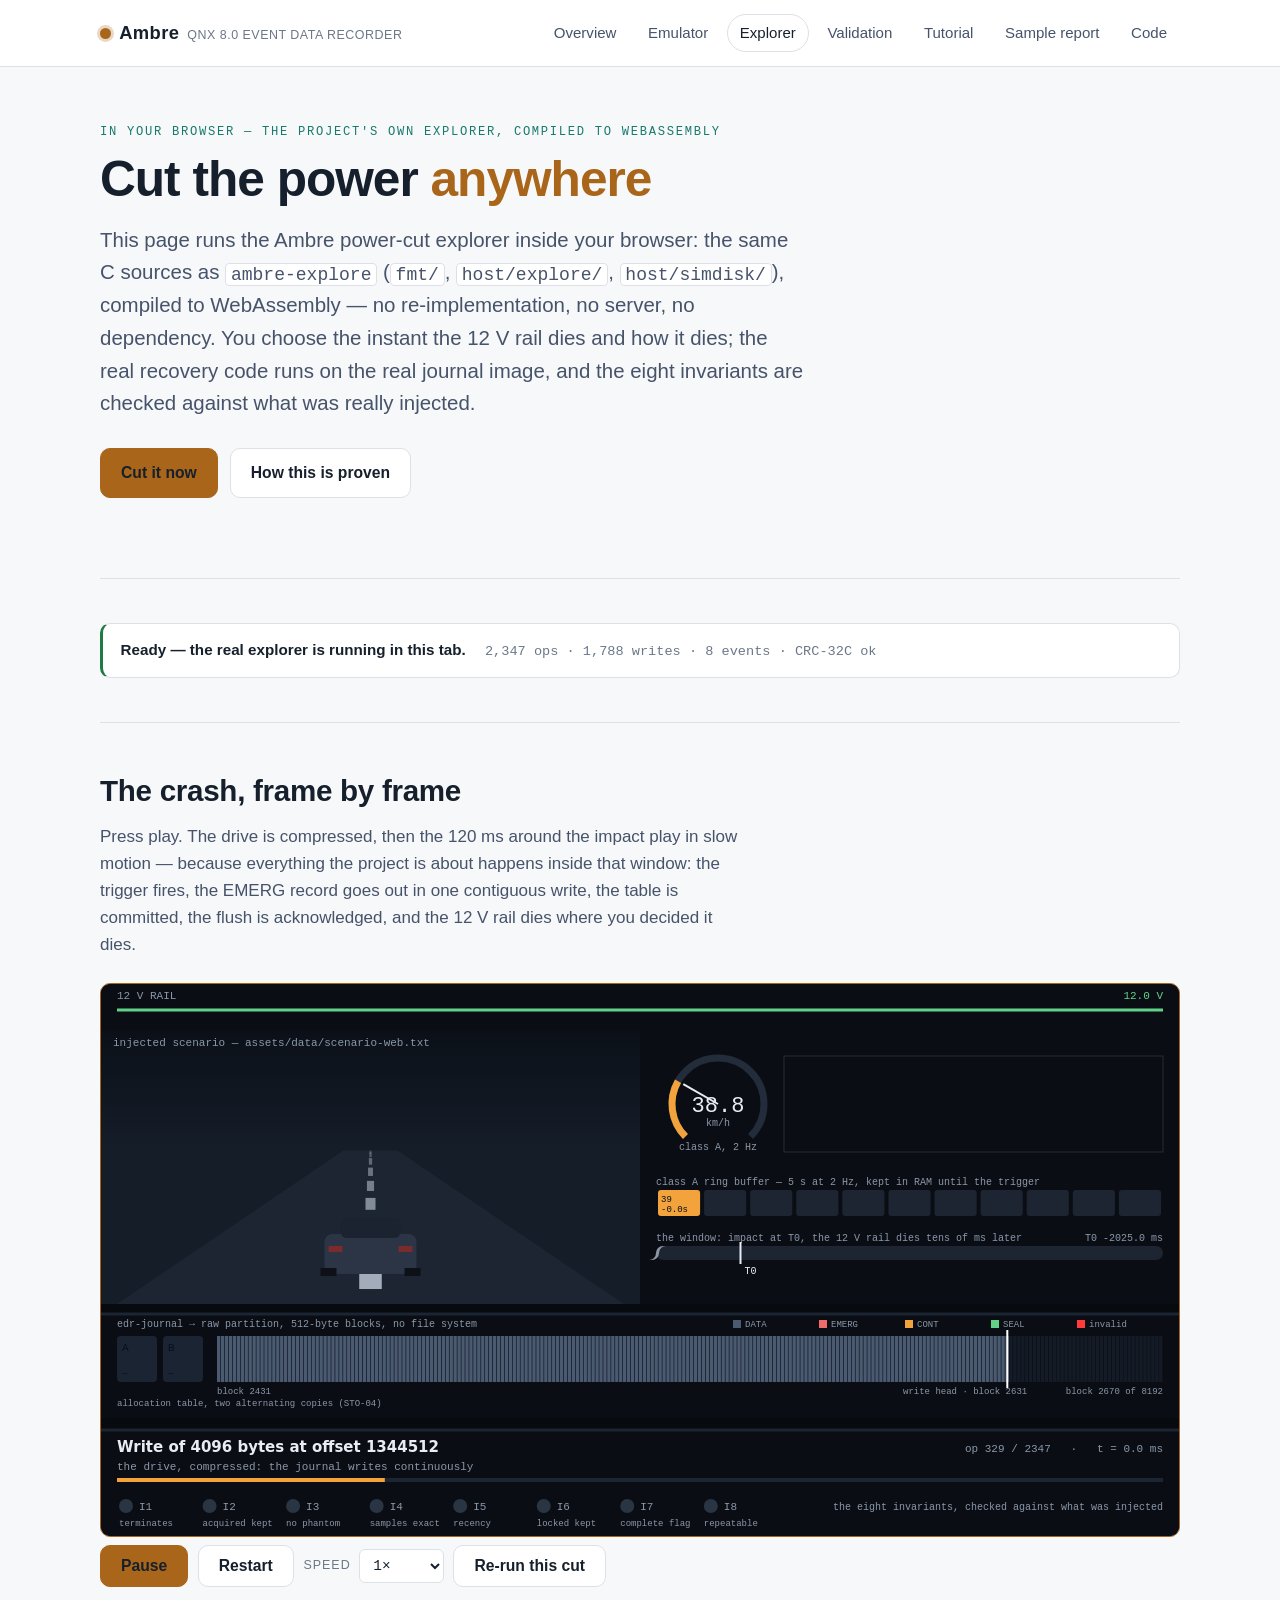
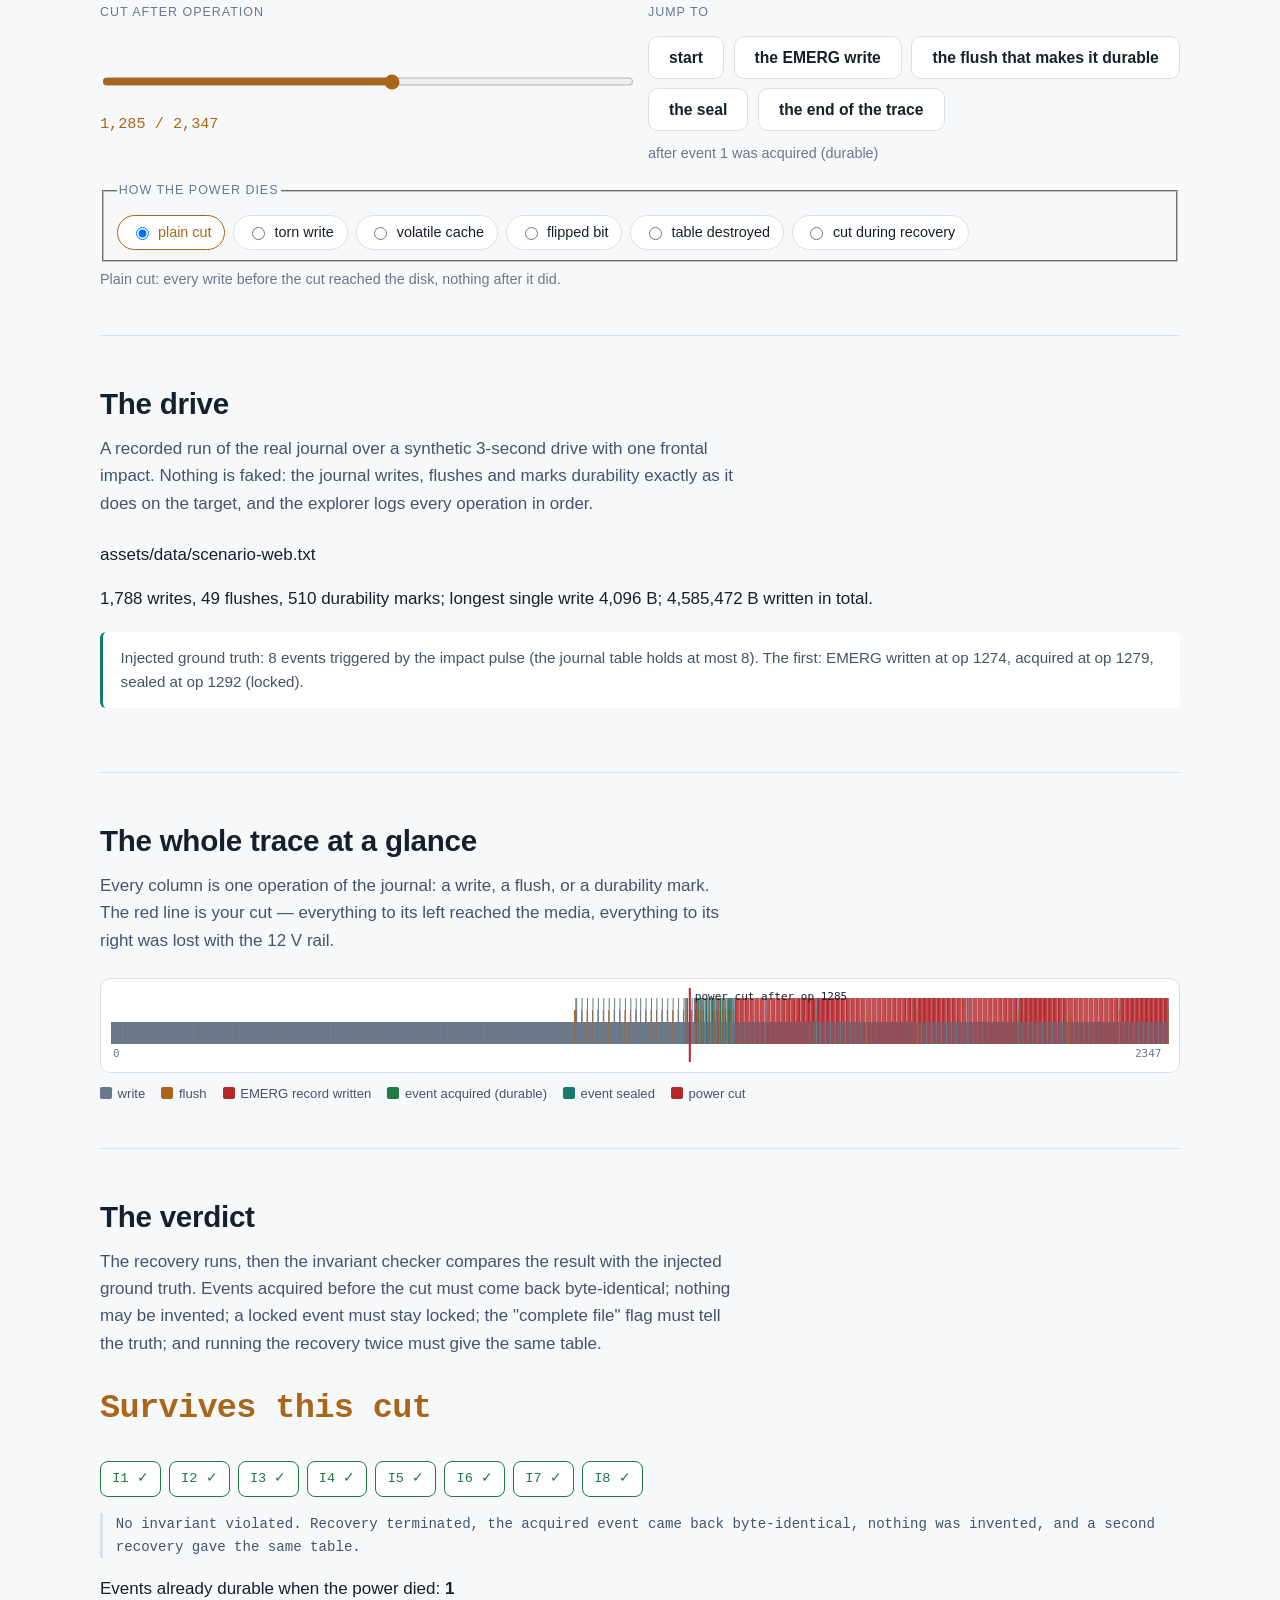
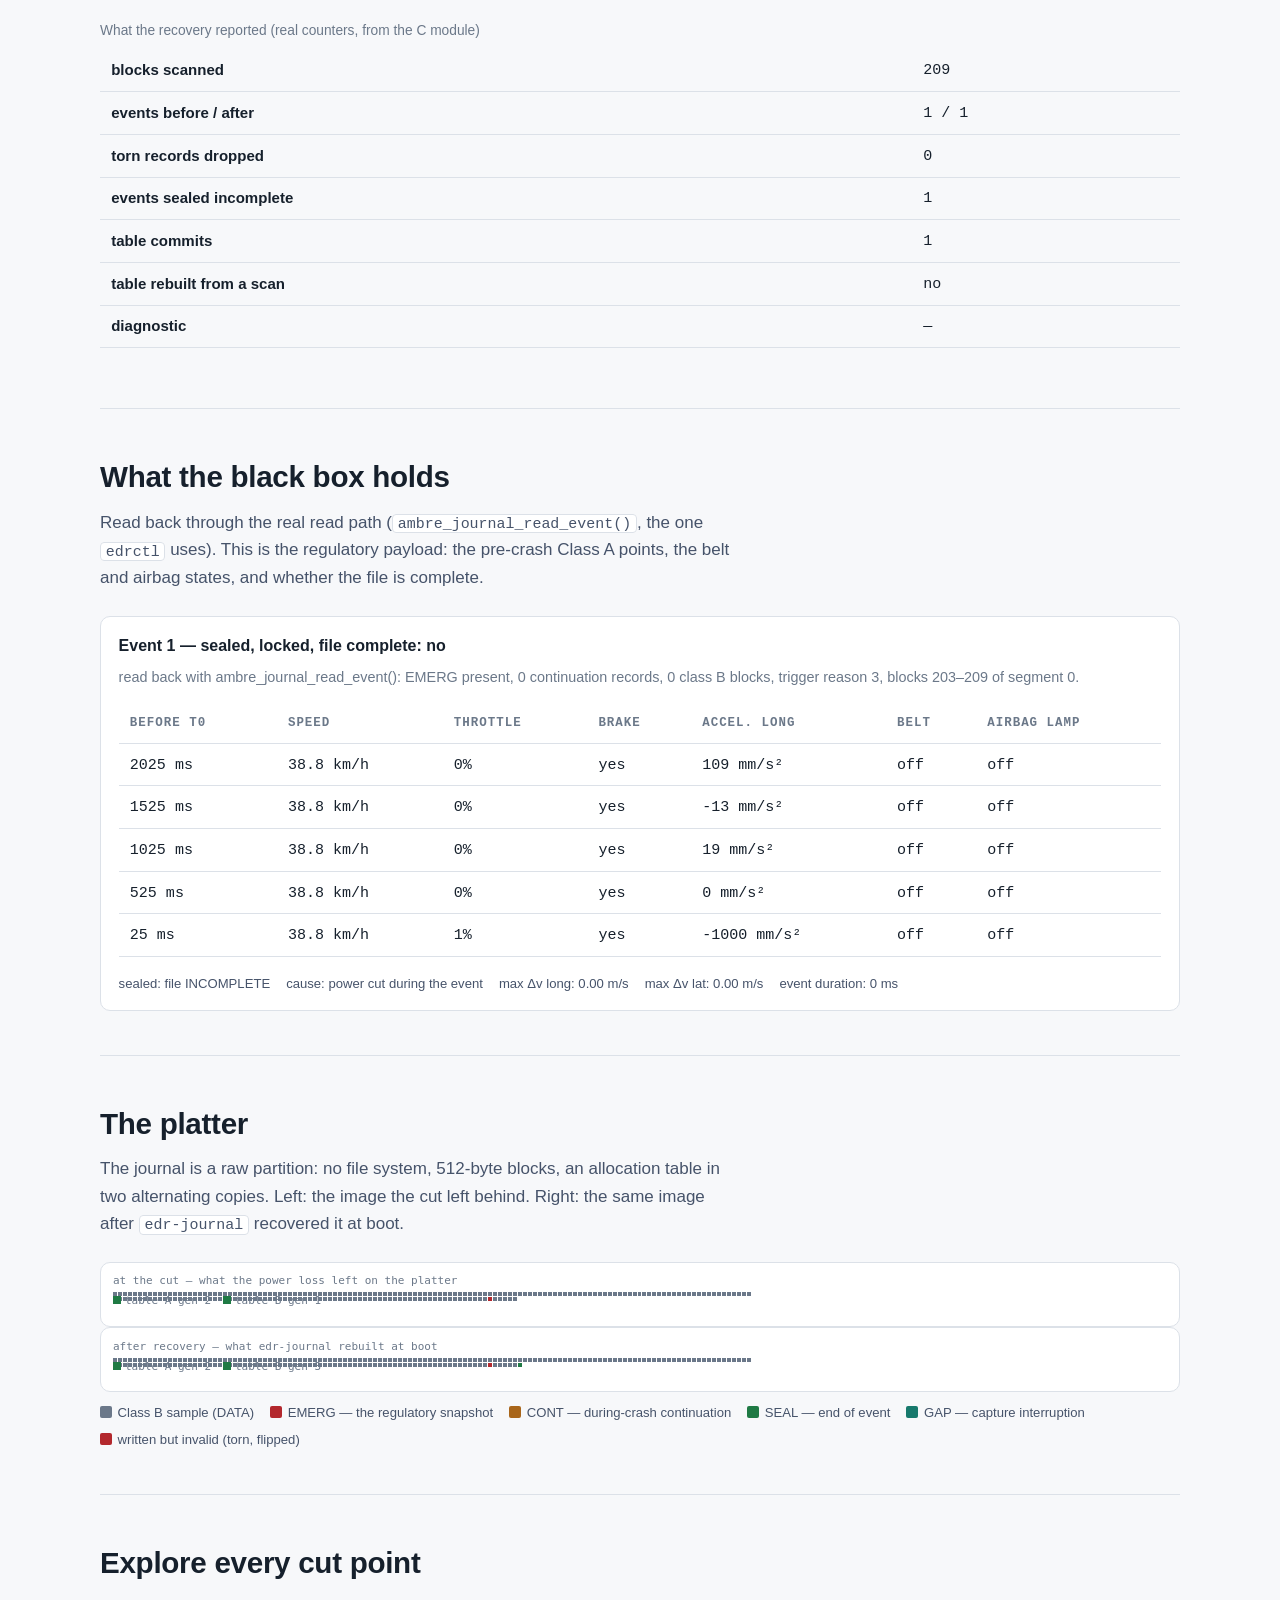
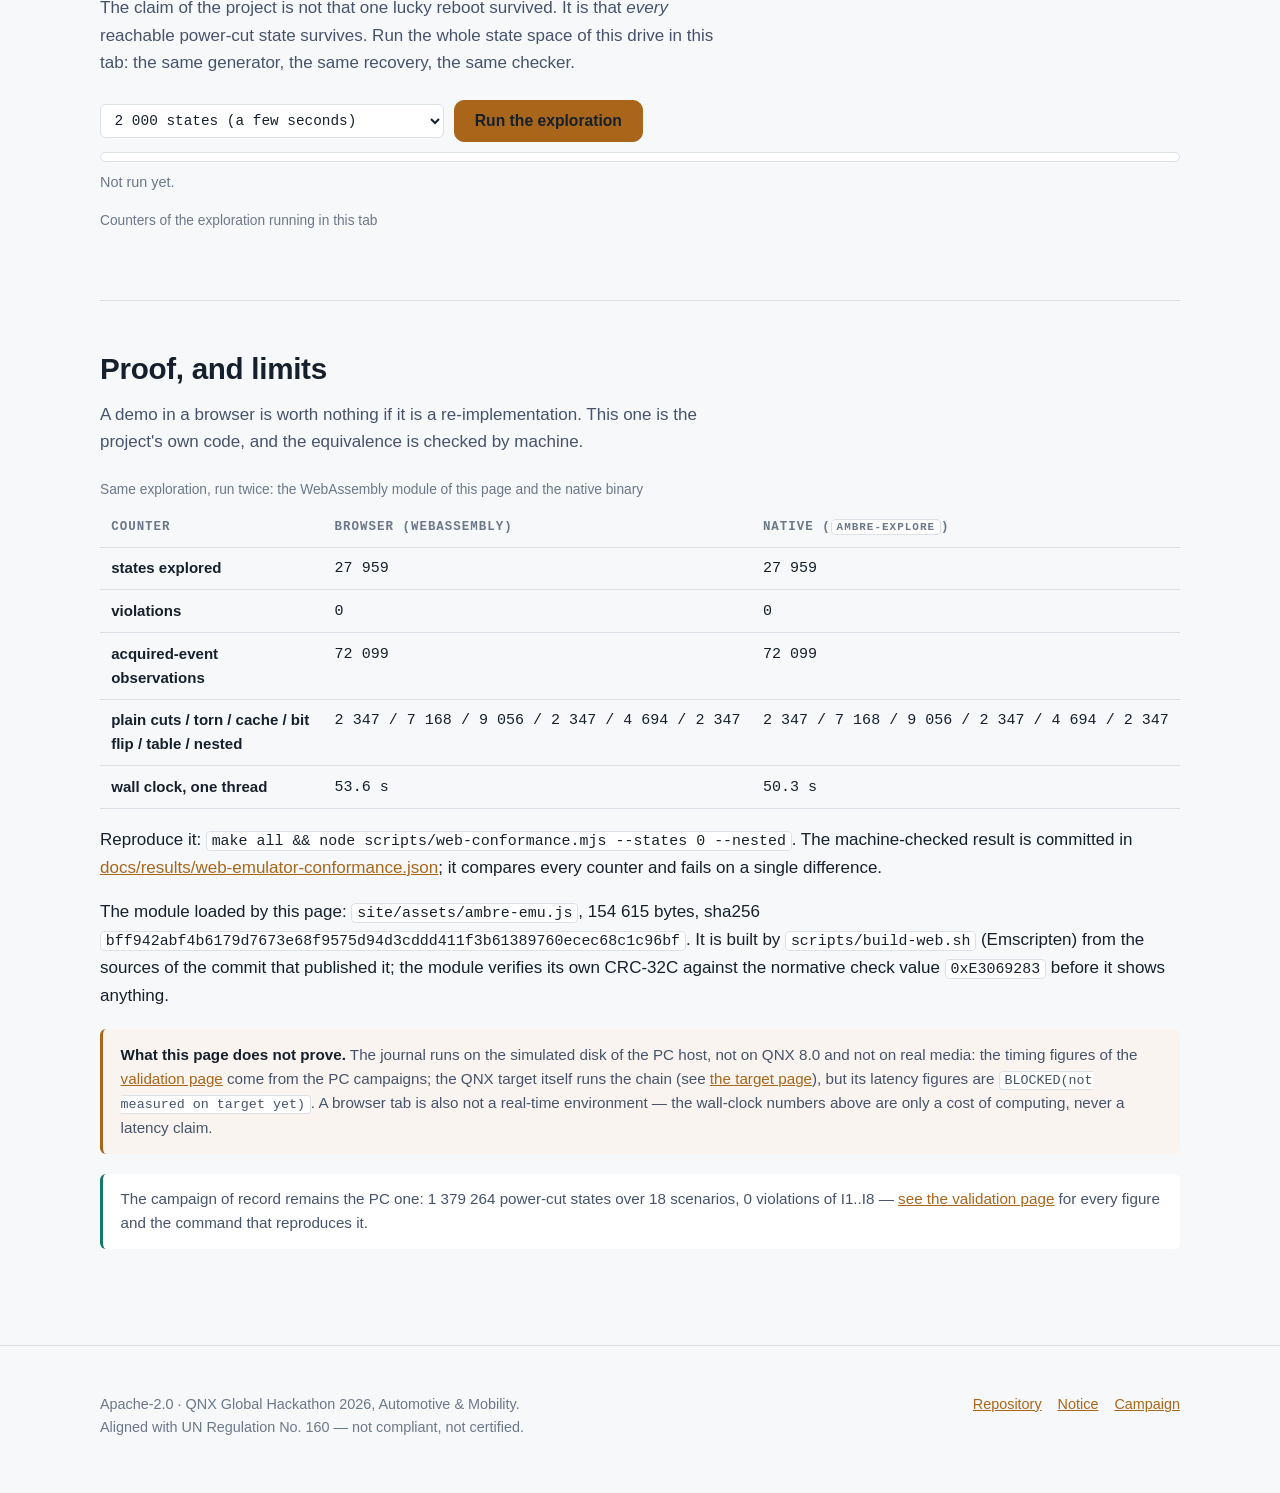
<file: site/explorer.html>
<!DOCTYPE html>
<html lang="en">
<head>
<meta charset="utf-8">
<meta name="viewport" content="width=device-width, initial-scale=1">
<title>The explorer, in your browser — Ambre</title>
<meta name="description" content="Cut the 12 V rail anywhere in the journal write stream: the Ambre recovery code, compiled to WebAssembly, runs in this tab on the PC backend. The live QNX 8.0 target is on the Emulator page.">
<meta name="color-scheme" content="dark light">
<link rel="stylesheet" href="assets/ambre.css">
<link rel="stylesheet" href="assets/emulator.css">
</head>
<body>

<header class="site-header">
  <div class="shell">
    <a class="brand" href="index.html"><span class="brand-mark" aria-hidden="true"></span> Ambre <small> QNX 8.0 event data recorder
    </small></a>
    <nav class="site-nav" aria-label="Main">
      <ul>
        <li><a href="index.html">Overview</a></li>
        <li><a href="emulator.html">Emulator</a></li>
        <li><a href="explorer.html" aria-current="page">Explorer</a></li>
        <li><a href="validation.html">Validation</a></li>
        <li><a href="tutorial.html">Tutorial</a></li>
        <li><a href="report/index.html">Sample report</a></li>
        <li><a href="https://github.com/Tradoooo/ambre">Code</a></li>
      </ul>
    </nav>
  </div>
</header>

<main id="main">

<!-- ------------------------------------------------------------- hero --- -->
<div class="shell hero">
  <p class="kicker">In your browser — the project's own explorer, compiled to WebAssembly</p>
  <h1>Cut the power <em>anywhere</em></h1>
  <p class="hero-lede">This page runs the Ambre power-cut explorer inside your browser: the same C sources as
  <code>ambre-explore</code> (<code>fmt/</code>, <code>host/explore/</code>, <code>host/simdisk/</code>),
  compiled to WebAssembly — no re-implementation, no server, no dependency.
  You choose the instant the 12 V rail dies and how it dies; the real recovery code runs on the real
  journal image, and the eight invariants are checked against what was really injected.</p>
  <div class="hero-actions">
    <a class="btn btn-primary" href="#cut">Cut it now</a>
    <a class="btn" href="#proof">How this is proven</a>
  </div>
</div>

<!-- ----------------------------------------------------------- status --- -->
<section class="section shell">
  <div id="emu-status" class="emu-status" data-state="busy">
    <strong id="emu-status-msg">Loading the compiled explorer…</strong>
    <span class="emu-status-detail" id="emu-status-detail"></span>
  </div>
  <noscript>
    <p class="note note-honesty">This page needs JavaScript for the emulator itself: the module is a compiled
    binary that has to be loaded and driven. Every number it produces comes from the C code — the rest of the
    site reads fine without JavaScript, and the <a href="validation.html">validation page</a> carries the
    campaign of record.</p>
  </noscript>
</section>

<!-- ------------------------------------------------------------ stage --- -->
<section class="section shell" id="stage">
  <h2 class="section-title">The crash, frame by frame</h2>
  <p class="section-lede">Press play. The drive is compressed, then the 120 ms around the impact play in slow
  motion — because everything the project is about happens inside that window: the trigger fires, the EMERG
  record goes out in one contiguous write, the table is committed, the flush is acknowledged, and the 12 V rail
  dies where you decided it dies.</p>
  <div class="emu-canvas-wrap emu-stage-wrap">
    <canvas id="emu-stage" class="emu-canvas" role="img"
            aria-label="Animated stage: the drive, the impact, the journal writing to the raw partition, the power cut and the recovery"></canvas>
  </div>
  <div class="emu-actions">
    <button class="btn btn-primary" type="button" id="emu-play">Pause</button>
    <button class="btn" type="button" id="emu-restart">Restart</button>
    <label class="emu-field emu-inline">
      <span>Speed</span>
      <select id="emu-speed" class="emu-select">
        <option value="0.25">0.25×</option>
        <option value="0.5">0.5×</option>
        <option value="1" selected>1×</option>
        <option value="2">2×</option>
        <option value="4">4×</option>
      </select>
    </label>
    <button class="btn" type="button" id="emu-run">Re-run this cut</button>
  </div>

  <div class="emu-controls">
    <label class="emu-field">
      <span>Cut after operation</span>
      <input class="emu-range" type="range" id="emu-cut" min="1" max="100" value="1">
      <output id="emu-cut-value">—</output>
    </label>
    <div class="emu-field">
      <span>Jump to</span>
      <div class="emu-actions">
        <button class="btn" type="button" data-cut="start">start</button>
        <button class="btn" type="button" data-cut="emerg">the EMERG write</button>
        <button class="btn" type="button" data-cut="acquired">the flush that makes it durable</button>
        <button class="btn" type="button" data-cut="sealed">the seal</button>
        <button class="btn" type="button" data-cut="end">the end of the trace</button>
      </div>
      <p class="emu-hint" id="emu-cut-where">—</p>
    </div>
  </div>

  <fieldset class="emu-field">
    <legend class="emu-legend">How the power dies</legend>
    <ul class="emu-variants">
      <li><label><input type="radio" name="emu-variant" value="0" checked> plain cut</label></li>
      <li><label><input type="radio" name="emu-variant" value="1"> torn write</label></li>
      <li><label><input type="radio" name="emu-variant" value="2"> volatile cache</label></li>
      <li><label><input type="radio" name="emu-variant" value="3"> flipped bit</label></li>
      <li><label><input type="radio" name="emu-variant" value="4"> table destroyed</label></li>
      <li><label><input type="radio" name="emu-variant" value="5"> cut during recovery</label></li>
    </ul>
  </fieldset>

  <div id="emu-params-torn" class="emu-field" hidden>
    <span>Sectors of the last write that reached the media (512 B each)</span>
    <input class="emu-range" type="range" id="emu-torn" min="1" max="8" value="1">
  </div>

  <div id="emu-params-cache" class="emu-field" hidden>
    <span>Which writes not yet flushed survived</span>
    <select id="emu-mask" class="emu-select">
      <option value="0">none — the cache is lost entirely</option>
      <option value="1">only the first one</option>
      <option value="1431655765">one in two (0x5555…)</option>
      <option value="all">all of them</option>
    </select>
  </div>

  <div id="emu-params-bitflip" class="emu-field" hidden>
    <span>Offset of the flipped bit (512 B blocks)</span>
    <input class="emu-range" type="range" id="emu-offset" min="1024" max="4194304" value="1024" step="512">
    <select id="emu-bit" class="emu-select">
      <option value="0">bit 0</option><option value="1">bit 1</option><option value="2">bit 2</option>
      <option value="3">bit 3</option><option value="4">bit 4</option><option value="5">bit 5</option>
      <option value="6">bit 6</option><option value="7">bit 7</option>
    </select>
  </div>

  <div id="emu-params-table" class="emu-field" hidden>
    <label><input type="checkbox" id="emu-table-both"> destroy both copies (forces the full-scan rebuild)</label>
  </div>
  <p class="emu-hint" id="emu-variant-note"></p>
</section>

<!-- ------------------------------------------------------------ drive --- -->
<section class="section shell" id="drive">
  <h2 class="section-title">The drive</h2>
  <p class="section-lede">A recorded run of the real journal over a synthetic 3-second drive with one frontal
  impact. Nothing is faked: the journal writes, flushes and marks durability exactly as it does on the target,
  and the explorer logs every operation in order.</p>
  <p id="emu-drive">—</p>
  <p id="emu-trace-summary">—</p>
  <p class="note">Injected ground truth: <span id="emu-events-truth">—</span></p>
</section>

<!-- ---------------------------------------------------------- timeline --- -->
<section class="section shell" id="timeline">
  <h2 class="section-title">The whole trace at a glance</h2>
  <p class="section-lede">Every column is one operation of the journal: a write, a flush, or a durability mark.
  The red line is your cut — everything to its left reached the media, everything to its right was lost with
  the 12 V rail.</p>
  <div class="emu-canvas-wrap">
    <canvas id="emu-timeline" class="emu-canvas" role="img"
            aria-label="Timeline of the journal write stream, with the power cut marked"></canvas>
  </div>
  <ul class="emu-key">
    <li><span class="k-dim"></span>write</li>
    <li><span class="k-amber"></span>flush</li>
    <li><span class="k-red"></span>EMERG record written</li>
    <li><span class="k-green"></span>event acquired (durable)</li>
    <li><span class="k-teal"></span>event sealed</li>
    <li><span class="k-red"></span>power cut</li>
  </ul>
</section>

<!-- ----------------------------------------------------------- verdict --- -->
<section class="section shell" id="verdict">
  <h2 class="section-title">The verdict</h2>
  <p class="section-lede">The recovery runs, then the invariant checker compares the result with the injected
  ground truth. Events acquired before the cut must come back byte-identical; nothing may be invented; a
  locked event must stay locked; the "complete file" flag must tell the truth; and running the recovery twice
  must give the same table.</p>
  <p class="card-figure" id="emu-verdict-headline">—</p>
  <ul class="emu-verdict" id="emu-verdict"></ul>
  <p class="emu-detail" id="emu-detail">—</p>
  <p>Events already durable when the power died: <strong id="emu-acquired">—</strong></p>
  <table class="data">
    <caption>What the recovery reported (real counters, from the C module)</caption>
    <tbody id="emu-recovery"></tbody>
  </table>
</section>

<!-- ---------------------------------------------------------- blackbox --- -->
<section class="section shell" id="blackbox">
  <h2 class="section-title">What the black box holds</h2>
  <p class="section-lede">Read back through the real read path (<code>ambre_journal_read_event()</code>, the one
  <code>edrctl</code> uses). This is the regulatory payload: the pre-crash Class A points, the belt and airbag
  states, and whether the file is complete.</p>
  <div class="emu-grid-2" id="emu-events"></div>
</section>

<!-- -------------------------------------------------------------- disk --- -->
<section class="section shell" id="disk">
  <h2 class="section-title">The platter</h2>
  <p class="section-lede">The journal is a raw partition: no file system, 512-byte blocks, an allocation table
  in two alternating copies. Left: the image the cut left behind. Right: the same image after
  <code>edr-journal</code> recovered it at boot.</p>
  <div class="emu-canvas-wrap">
    <canvas id="emu-disk-before" class="emu-canvas" role="img" aria-label="Block map of the journal image at the cut"></canvas>
  </div>
  <div class="emu-canvas-wrap">
    <canvas id="emu-disk-after" class="emu-canvas" role="img" aria-label="Block map of the journal image after recovery"></canvas>
  </div>
  <ul class="emu-key">
    <li><span class="k-dim"></span>Class B sample (DATA)</li>
    <li><span class="k-red"></span>EMERG — the regulatory snapshot</li>
    <li><span class="k-amber"></span>CONT — during-crash continuation</li>
    <li><span class="k-green"></span>SEAL — end of event</li>
    <li><span class="k-teal"></span>GAP — capture interruption</li>
    <li><span class="k-red"></span>written but invalid (torn, flipped)</li>
  </ul>
</section>

<!-- ------------------------------------------------------------- sweep --- -->
<section class="section shell" id="sweep">
  <h2 class="section-title">Explore every cut point</h2>
  <p class="section-lede">The claim of the project is not that one lucky reboot survived. It is that
  <em>every</em> reachable power-cut state survives. Run the whole state space of this drive in this tab:
  the same generator, the same recovery, the same checker.</p>
  <div class="emu-actions">
    <select id="emu-sweep-mode" class="emu-select">
      <option value="quick">2 000 states (a few seconds)</option>
      <option value="full">every reachable state of this drive</option>
    </select>
    <button class="btn btn-primary" type="button" id="emu-sweep-run">Run the exploration</button>
  </div>
  <div class="emu-progress"><i id="emu-sweep-bar"></i></div>
  <p class="emu-hint" id="emu-sweep-note">Not run yet.</p>
  <table class="data">
    <caption>Counters of the exploration running in this tab</caption>
    <tbody id="emu-sweep-counters"></tbody>
  </table>
</section>

<!-- ------------------------------------------------------------- proof --- -->
<section class="section shell" id="proof">
  <h2 class="section-title">Proof, and limits</h2>
  <p class="section-lede">A demo in a browser is worth nothing if it is a re-implementation. This one is the
  project's own code, and the equivalence is checked by machine.</p>
  <table class="data">
    <caption>Same exploration, run twice: the WebAssembly module of this page and the native binary</caption>
    <thead>
      <tr><th scope="col">Counter</th><th scope="col" class="num">Browser (WebAssembly)</th><th scope="col" class="num">Native (<code>ambre-explore</code>)</th></tr>
    </thead>
    <tbody>
      <tr><th scope="row">states explored</th><td class="num">27 959</td><td class="num">27 959</td></tr>
      <tr><th scope="row">violations</th><td class="num">0</td><td class="num">0</td></tr>
      <tr><th scope="row">acquired-event observations</th><td class="num">72 099</td><td class="num">72 099</td></tr>
      <tr><th scope="row">plain cuts / torn / cache / bit flip / table / nested</th>
          <td class="num">2 347 / 7 168 / 9 056 / 2 347 / 4 694 / 2 347</td>
          <td class="num">2 347 / 7 168 / 9 056 / 2 347 / 4 694 / 2 347</td></tr>
      <tr><th scope="row">wall clock, one thread</th><td class="num">53.6 s</td><td class="num">50.3 s</td></tr>
    </tbody>
  </table>
  <p>Reproduce it: <code>make all &amp;&amp; node scripts/web-conformance.mjs --states 0 --nested</code>.
  The machine-checked result is committed in
  <a href="https://github.com/Tradoooo/ambre/blob/main/docs/results/web-emulator-conformance.json">docs/results/web-emulator-conformance.json</a>;
  it compares every counter and fails on a single difference.</p>
  <p>The module loaded by this page: <code>site/assets/ambre-emu.js</code>, 154 615 bytes,
  sha256 <code id="emu-sha256">—</code>. It is built by
  <code>scripts/build-web.sh</code> (Emscripten) from the sources of the commit that published it; the
  module verifies its own CRC-32C against the normative check value
  <code>0xE3069283</code> before it shows anything.</p>

  <p class="note note-honesty"><strong>What this page does not prove.</strong> The journal runs on the
  simulated disk of the PC host, not on QNX 8.0 and not on real media: the timing figures of the
  <a href="validation.html">validation page</a> come from the PC campaigns; the QNX target itself runs the chain
  (see <a href="on-target.html">the target page</a>), but its latency figures are
  <code>BLOCKED(not measured on target yet)</code>. A browser tab is also not a real-time environment — the wall-clock numbers
  above are only a cost of computing, never a latency claim.</p>

  <p class="note">The campaign of record remains the PC one: 1 379 264 power-cut states over 18 scenarios,
  0 violations of I1..I8 — <a href="validation.html">see the validation page</a> for every figure and the
  command that reproduces it.</p>
</section>

</main>

<footer class="site-footer">
  <div class="shell">
    <p>Apache-2.0 · QNX Global Hackathon 2026, Automotive &amp; Mobility.<br>
       Aligned with UN Regulation No.&nbsp;160 — not compliant, not certified.</p>
    <nav aria-label="Footer">
      <ul>
        <li><a href="https://github.com/Tradoooo/ambre">Repository</a></li>
        <li><a href="https://github.com/Tradoooo/ambre/blob/main/NOTICE">Notice</a></li>
        <li><a href="https://github.com/Tradoooo/ambre/blob/main/docs/CAMPAIGN.md">Campaign</a></li>
      </ul>
    </nav>
  </div>
</footer>

<script src="assets/ambre-emu.js"></script>
<script src="assets/emulator-draw.js"></script>
<script src="assets/emu-play.js"></script>
<script src="assets/emu-strip.js"></script>
<script src="assets/emu-stage.js"></script>
<script src="assets/emu-panels.js"></script>
<script src="assets/emulator.js"></script>
</body>
</html>
</file>
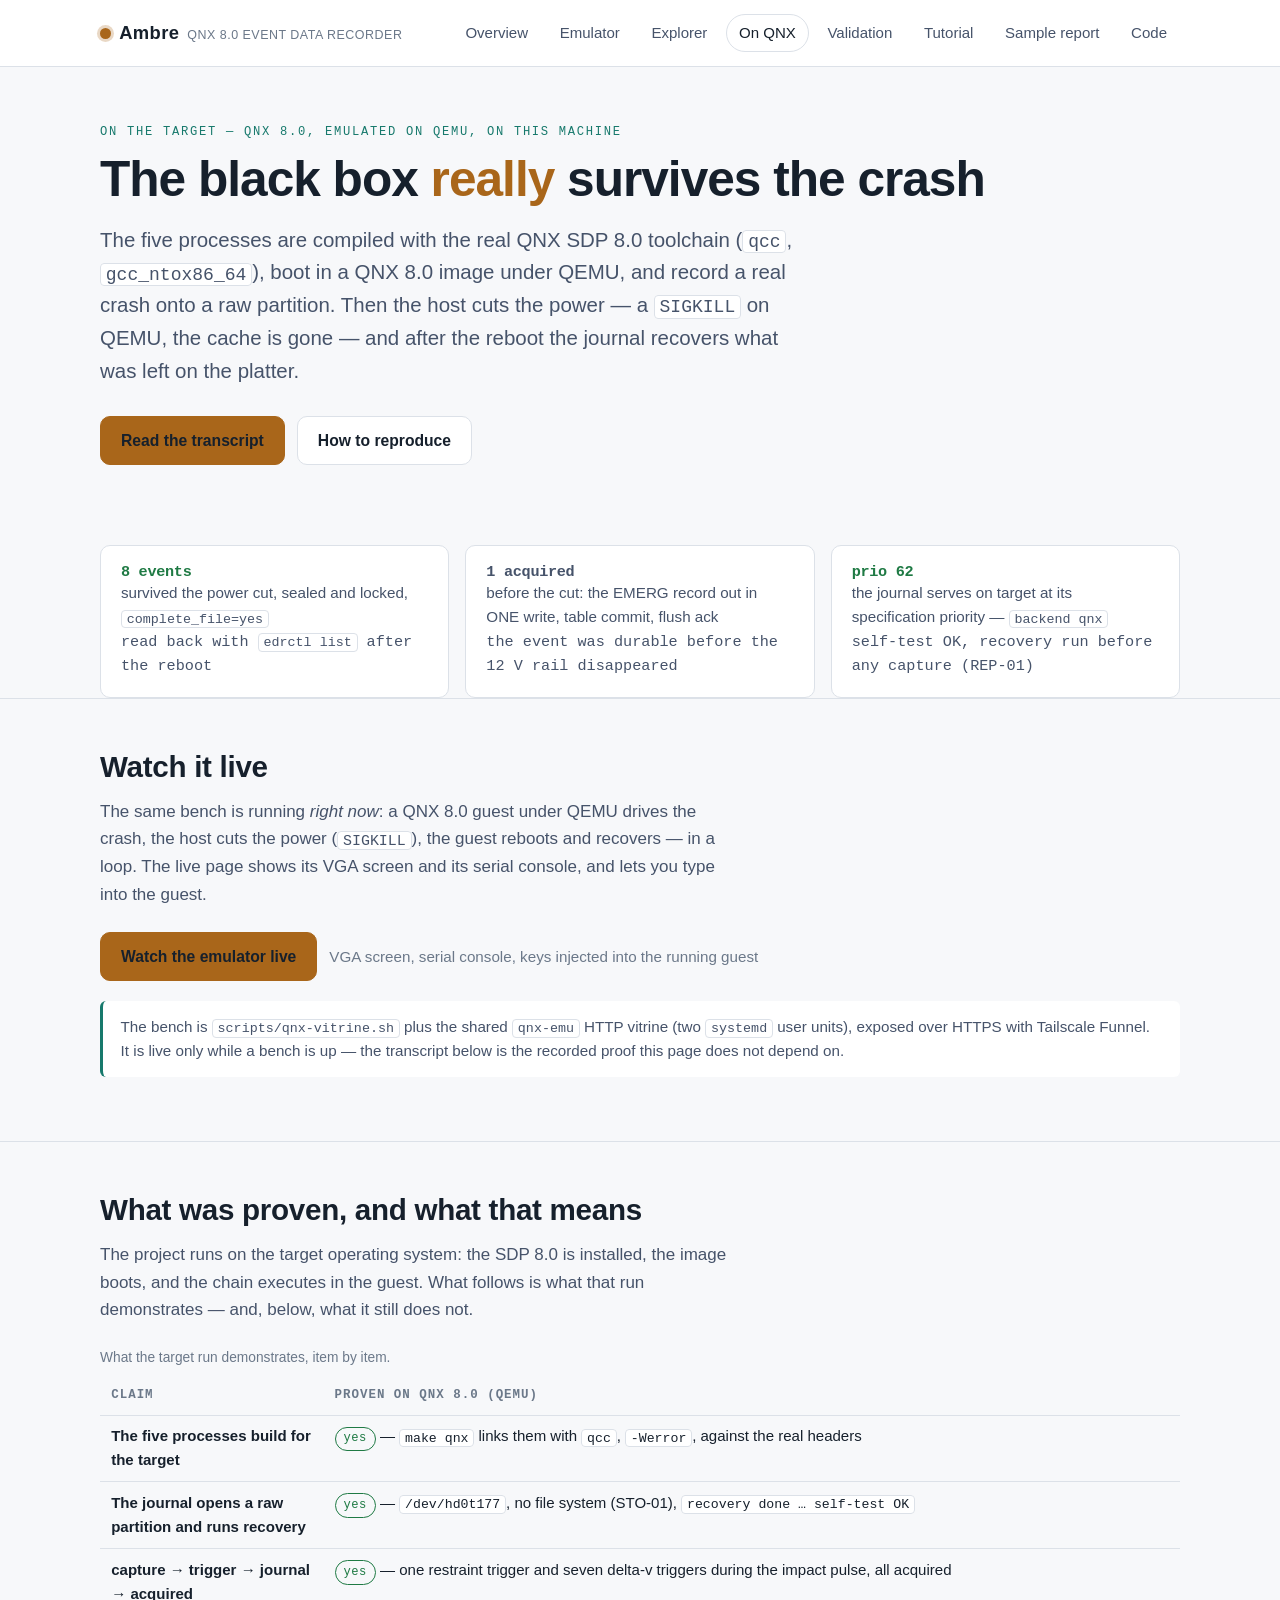
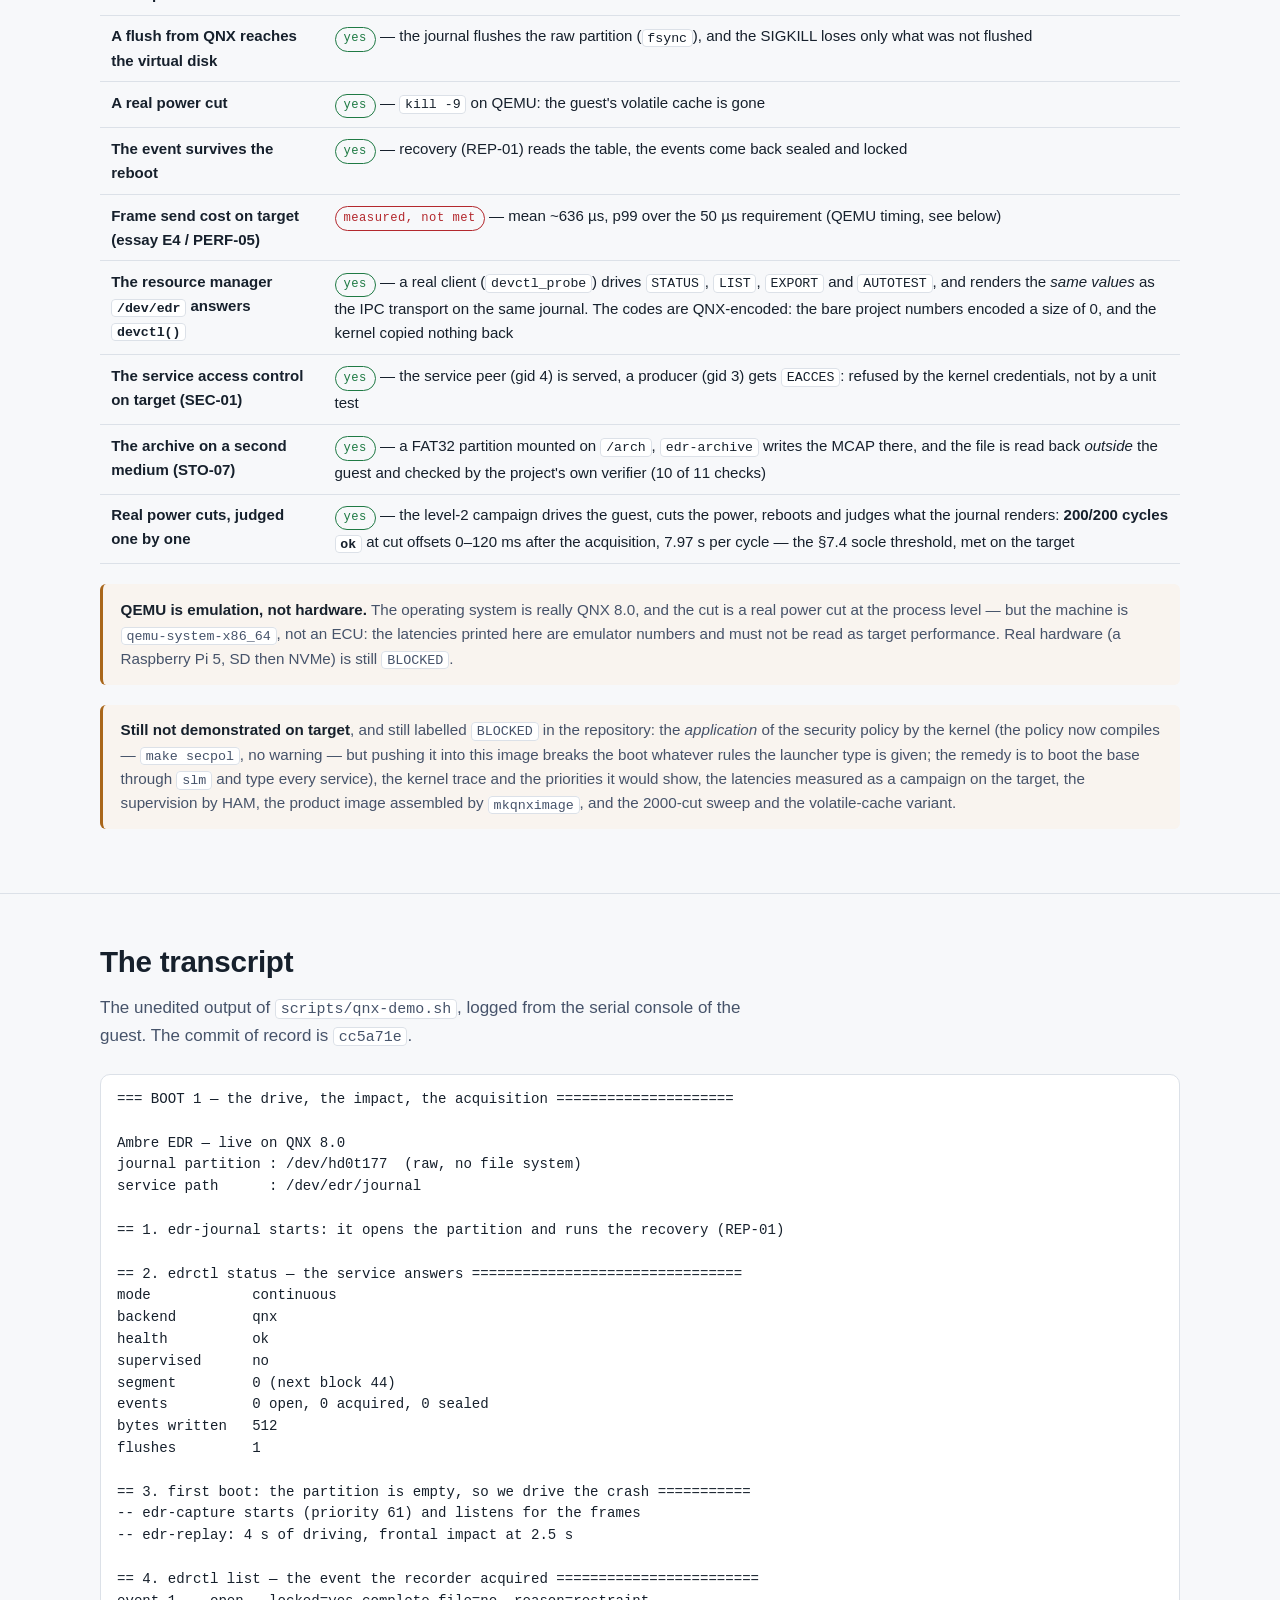
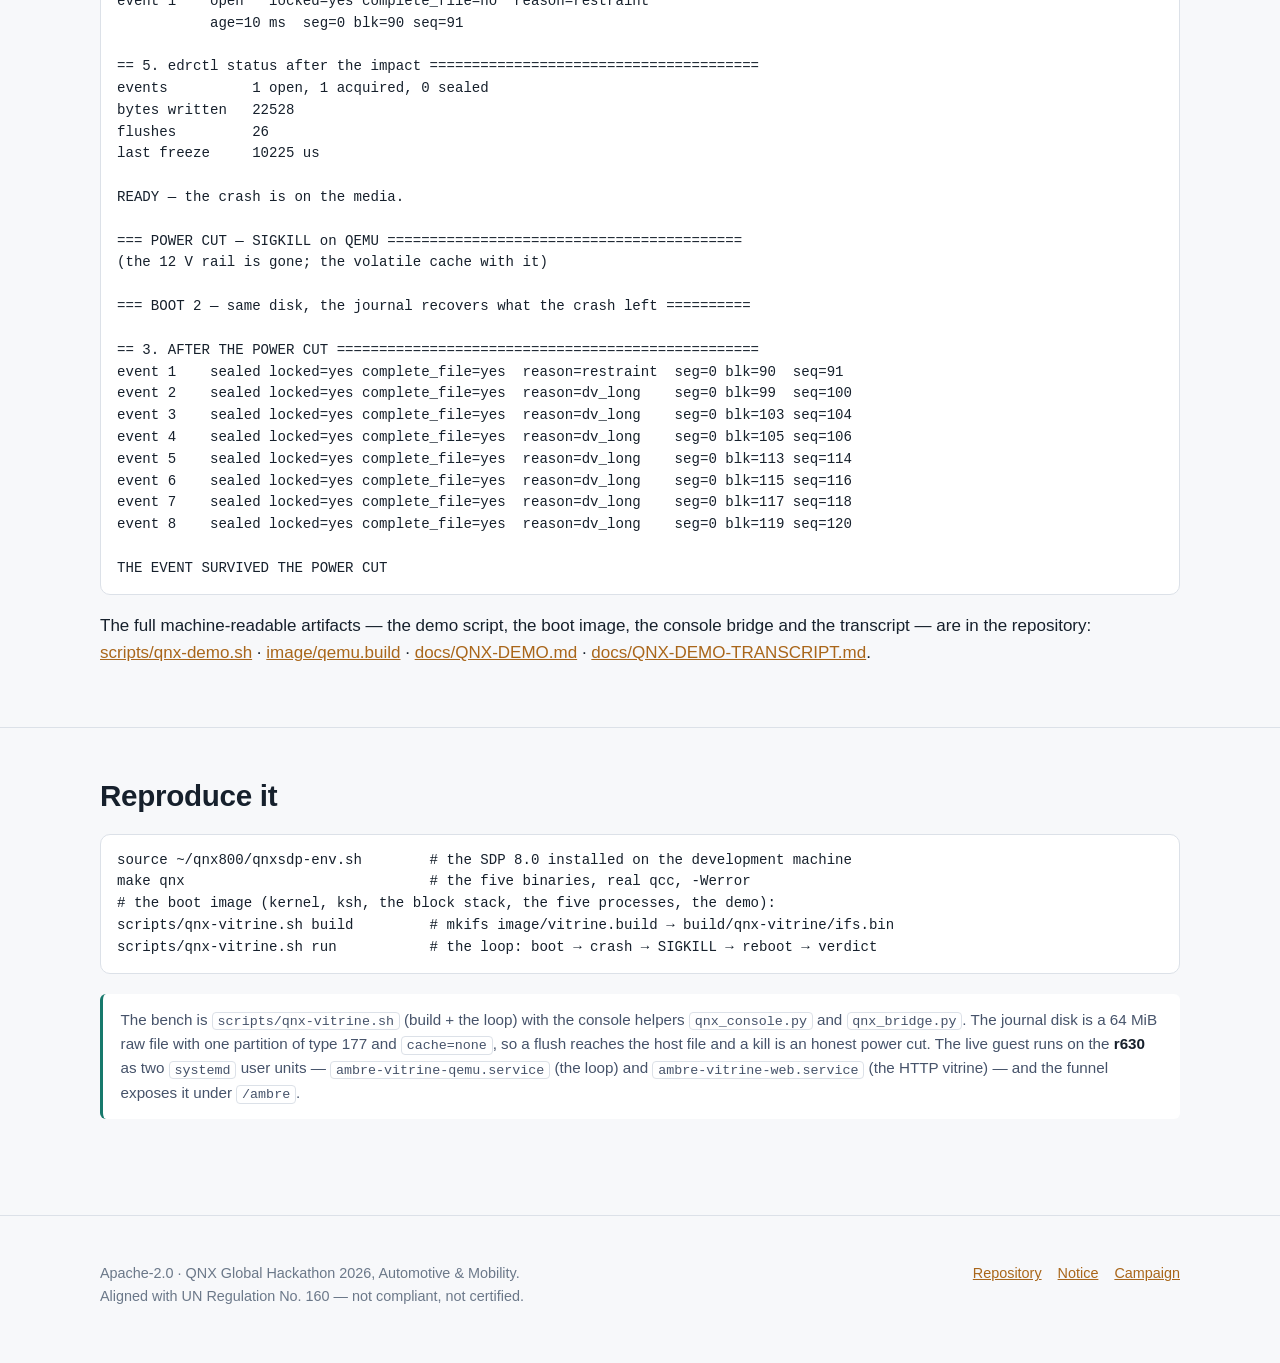
<file: site/on-target.html>
<!DOCTYPE html>
<html lang="en">
<head>
<meta charset="utf-8">
<meta name="viewport" content="width=device-width, initial-scale=1">
<title>On the target — Ambre runs on QNX 8.0</title>
<meta name="description" content="Ambre's five processes run on QNX 8.0: the journal opens a raw partition, the crash is acquired, a real power cut (SIGKILL on QEMU) loses the cache, and the event survives the reboot.">
<meta name="color-scheme" content="dark light">
<link rel="stylesheet" href="assets/ambre.css">
<link rel="stylesheet" href="assets/live.css">
</head>
<body>

<header class="site-header">
  <div class="shell">
    <a class="brand" href="index.html"><span class="brand-mark" aria-hidden="true"></span> Ambre <small> QNX 8.0 event data recorder
    </small></a>
    <nav class="site-nav" aria-label="Main">
      <ul>
        <li><a href="index.html">Overview</a></li>
        <li><a href="emulator.html">Emulator</a></li>
        <li><a href="explorer.html">Explorer</a></li>
        <li><a href="on-target.html" aria-current="page">On QNX</a></li>
        <li><a href="validation.html">Validation</a></li>
        <li><a href="tutorial.html">Tutorial</a></li>
        <li><a href="report/index.html">Sample report</a></li>
        <li><a href="https://github.com/Tradoooo/ambre">Code</a></li>
      </ul>
    </nav>
  </div>
</header>

<main id="main">

<div class="shell hero">
  <p class="kicker">On the target — QNX 8.0, emulated on QEMU, on this machine</p>
  <h1>The black box <em>really</em> survives the crash</h1>
  <p class="hero-lede">The five processes are compiled with the real QNX SDP 8.0 toolchain
  (<code>qcc</code>, <code>gcc_ntox86_64</code>), boot in a QNX 8.0 image under QEMU, and record a real
  crash onto a raw partition. Then the host cuts the power — a <code>SIGKILL</code> on QEMU, the cache is
  gone — and after the reboot the journal recovers what was left on the platter.</p>
  <div class="hero-actions">
    <a class="btn btn-primary" href="#transcript">Read the transcript</a>
    <a class="btn" href="https://github.com/Tradoooo/ambre/blob/main/docs/QNX-DEMO.md">How to reproduce</a>
  </div>
</div>

<div class="shell">
  <div class="cards">
    <div class="card">
      <p class="card-figure good">8 events</p>
      <p class="card-label">survived the power cut, sealed and locked, <code>complete_file=yes</code></p>
      <p class="card-note">read back with <code>edrctl list</code> after the reboot</p>
    </div>
    <div class="card">
      <p class="card-figure">1 acquired</p>
      <p class="card-label">before the cut: the EMERG record out in ONE write, table commit, flush ack</p>
      <p class="card-note">the event was durable before the 12 V rail disappeared</p>
    </div>
    <div class="card">
      <p class="card-figure good">prio 62</p>
      <p class="card-label">the journal serves on target at its specification priority — <code>backend qnx</code></p>
      <p class="card-note">self-test OK, recovery run before any capture (REP-01)</p>
    </div>
  </div>
</div>

<section class="section" id="live">
  <div class="shell">
    <h2 class="section-title">Watch it live</h2>
    <p class="section-lede">The same bench is running <em>right now</em>: a QNX 8.0 guest under QEMU drives
    the crash, the host cuts the power (<code>SIGKILL</code>), the guest reboots and recovers — in a loop.
    The live page shows its VGA screen and its serial console, and lets you type into the guest.</p>
    <p class="live-actions">
      <a class="btn btn-primary" href="emulator.html">Watch the emulator live</a>
      <span class="note">VGA screen, serial console, keys injected into the running guest</span>
    </p>
    <p class="note">The bench is <code>scripts/qnx-vitrine.sh</code> plus the shared <code>qnx-emu</code> HTTP
    vitrine (two <code>systemd</code> user units), exposed over HTTPS with Tailscale Funnel. It is live only
    while a bench is up — the transcript below is the recorded proof this page does not depend on.</p>
  </div>
</section>

<section class="section" id="what">
  <div class="shell">
    <h2 class="section-title">What was proven, and what that means</h2>
    <p class="section-lede">The project runs on the target operating system: the SDP 8.0 is installed, the image
    boots, and the chain executes in the guest. What follows is what that run demonstrates — and, below, what
    it still does not.</p>

    <table class="data">
      <caption>What the target run demonstrates, item by item.</caption>
      <thead>
        <tr><th scope="col">Claim</th><th scope="col">Proven on QNX 8.0 (QEMU)</th></tr>
      </thead>
      <tbody>
        <tr><th scope="row">The five processes build for the target</th><td><span class="ok">yes</span> — <code>make qnx</code> links them with <code>qcc</code>, <code>-Werror</code>, against the real headers</td></tr>
        <tr><th scope="row">The journal opens a raw partition and runs recovery</th><td><span class="ok">yes</span> — <code>/dev/hd0t177</code>, no file system (STO-01), <code>recovery done … self-test OK</code></td></tr>
        <tr><th scope="row">capture → trigger → journal → acquired</th><td><span class="ok">yes</span> — one restraint trigger and seven delta-v triggers during the impact pulse, all acquired</td></tr>
        <tr><th scope="row">A flush from QNX reaches the virtual disk</th><td><span class="ok">yes</span> — the journal flushes the raw partition (<code>fsync</code>), and the SIGKILL loses only what was not flushed</td></tr>
        <tr><th scope="row">A real power cut</th><td><span class="ok">yes</span> — <code>kill -9</code> on QEMU: the guest's volatile cache is gone</td></tr>
        <tr><th scope="row">The event survives the reboot</th><td><span class="ok">yes</span> — recovery (REP-01) reads the table, the events come back sealed and locked</td></tr>
        <tr><th scope="row">Frame send cost on target (essay E4 / PERF-05)</th><td><span class="fail">measured, not met</span> — mean ~636 µs, p99 over the 50 µs requirement (QEMU timing, see below)</td></tr>
        <tr><th scope="row">The resource manager <code>/dev/edr</code> answers <code>devctl()</code></th><td><span class="ok">yes</span> — a real client (<code>devctl_probe</code>) drives <code>STATUS</code>, <code>LIST</code>, <code>EXPORT</code> and <code>AUTOTEST</code>, and renders the <em>same values</em> as the IPC transport on the same journal. The codes are QNX-encoded: the bare project numbers encoded a size of 0, and the kernel copied nothing back</td></tr>
        <tr><th scope="row">The service access control on target (SEC-01)</th><td><span class="ok">yes</span> — the service peer (gid 4) is served, a producer (gid 3) gets <code>EACCES</code>: refused by the kernel credentials, not by a unit test</td></tr>
        <tr><th scope="row">The archive on a second medium (STO-07)</th><td><span class="ok">yes</span> — a FAT32 partition mounted on <code>/arch</code>, <code>edr-archive</code> writes the MCAP there, and the file is read back <em>outside</em> the guest and checked by the project's own verifier (10 of 11 checks)</td></tr>
        <tr><th scope="row">Real power cuts, judged one by one</th><td><span class="ok">yes</span> — the level-2 campaign drives the guest, cuts the power, reboots and judges what the journal renders: <strong>200/200 cycles <code>ok</code></strong> at cut offsets 0–120 ms after the acquisition, 7.97 s per cycle — the §7.4 socle threshold, met on the target</td></tr>
      </tbody>
    </table>

    <div class="note note-honesty">
      <p><strong>QEMU is emulation, not hardware.</strong> The operating system is really QNX 8.0, and the
      cut is a real power cut at the process level — but the machine is <code>qemu-system-x86_64</code>, not
      an ECU: the latencies printed here are emulator numbers and must not be read as target performance.
      Real hardware (a Raspberry Pi 5, SD then NVMe) is still <code>BLOCKED</code>.</p>
    </div>

    <div class="note note-honesty">
      <p><strong>Still not demonstrated on target</strong>, and still labelled <code>BLOCKED</code> in the
      repository: the <em>application</em> of the security policy by the kernel (the policy now compiles —
      <code>make secpol</code>, no warning — but pushing it into this image breaks the boot whatever rules
      the launcher type is given; the remedy is to boot the base through <code>slm</code> and type every
      service), the kernel trace and the priorities it would show, the latencies measured as a campaign on the
      target, the supervision by HAM, the product image assembled by <code>mkqnximage</code>, and the
      2000-cut sweep and the volatile-cache variant.</p>
    </div>
  </div>
</section>

<section class="section" id="transcript">
  <div class="shell">
    <h2 class="section-title">The transcript</h2>
    <p class="section-lede">The unedited output of <code>scripts/qnx-demo.sh</code>, logged from the serial
    console of the guest. The commit of record is <code>cc5a71e</code>.</p>

<pre class="code">=== BOOT 1 — the drive, the impact, the acquisition =====================

Ambre EDR — live on QNX 8.0
journal partition : /dev/hd0t177  (raw, no file system)
service path      : /dev/edr/journal

== 1. edr-journal starts: it opens the partition and runs the recovery (REP-01)

== 2. edrctl status — the service answers ================================
mode            continuous
backend         qnx
health          ok
supervised      no
segment         0 (next block 44)
events          0 open, 0 acquired, 0 sealed
bytes written   512
flushes         1

== 3. first boot: the partition is empty, so we drive the crash ===========
-- edr-capture starts (priority 61) and listens for the frames
-- edr-replay: 4 s of driving, frontal impact at 2.5 s

== 4. edrctl list — the event the recorder acquired ========================
event 1    open   locked=yes complete_file=no  reason=restraint
           age=10 ms  seg=0 blk=90 seq=91

== 5. edrctl status after the impact =======================================
events          1 open, 1 acquired, 0 sealed
bytes written   22528
flushes         26
last freeze     10225 us

READY — the crash is on the media.

=== POWER CUT — SIGKILL on QEMU ==========================================
(the 12 V rail is gone; the volatile cache with it)

=== BOOT 2 — same disk, the journal recovers what the crash left ==========

== 3. AFTER THE POWER CUT ==================================================
event 1    sealed locked=yes complete_file=yes  reason=restraint  seg=0 blk=90  seq=91
event 2    sealed locked=yes complete_file=yes  reason=dv_long    seg=0 blk=99  seq=100
event 3    sealed locked=yes complete_file=yes  reason=dv_long    seg=0 blk=103 seq=104
event 4    sealed locked=yes complete_file=yes  reason=dv_long    seg=0 blk=105 seq=106
event 5    sealed locked=yes complete_file=yes  reason=dv_long    seg=0 blk=113 seq=114
event 6    sealed locked=yes complete_file=yes  reason=dv_long    seg=0 blk=115 seq=116
event 7    sealed locked=yes complete_file=yes  reason=dv_long    seg=0 blk=117 seq=118
event 8    sealed locked=yes complete_file=yes  reason=dv_long    seg=0 blk=119 seq=120

THE EVENT SURVIVED THE POWER CUT</pre>

    <p>The full machine-readable artifacts — the demo script, the boot image, the console bridge and the
    transcript — are in the repository:
    <a href="https://github.com/Tradoooo/ambre/blob/main/scripts/qnx-demo.sh">scripts/qnx-demo.sh</a> ·
    <a href="https://github.com/Tradoooo/ambre/blob/main/image/qemu.build">image/qemu.build</a> ·
    <a href="https://github.com/Tradoooo/ambre/blob/main/docs/QNX-DEMO.md">docs/QNX-DEMO.md</a> ·
    <a href="https://github.com/Tradoooo/ambre/blob/main/docs/QNX-DEMO-TRANSCRIPT.md">docs/QNX-DEMO-TRANSCRIPT.md</a>.</p>
  </div>
</section>

<section class="section" id="reproduce">
  <div class="shell">
    <h2 class="section-title">Reproduce it</h2>
    <pre class="code">source ~/qnx800/qnxsdp-env.sh        # the SDP 8.0 installed on the development machine
make qnx                             # the five binaries, real qcc, -Werror
# the boot image (kernel, ksh, the block stack, the five processes, the demo):
scripts/qnx-vitrine.sh build         # mkifs image/vitrine.build → build/qnx-vitrine/ifs.bin
scripts/qnx-vitrine.sh run           # the loop: boot → crash → SIGKILL → reboot → verdict</pre>
    <p class="note">The bench is <code>scripts/qnx-vitrine.sh</code> (build + the loop) with the console
    helpers <code>qnx_console.py</code> and <code>qnx_bridge.py</code>. The journal disk is a 64 MiB raw
    file with one partition of type 177 and <code>cache=none</code>, so a flush reaches the host file and a
    kill is an honest power cut. The live guest runs on the <strong>r630</strong> as two <code>systemd</code>
    user units — <code>ambre-vitrine-qemu.service</code> (the loop) and <code>ambre-vitrine-web.service</code>
    (the HTTP vitrine) — and the funnel exposes it under <code>/ambre</code>.</p>
  </div>
</section>

</main>

<footer class="site-footer">
  <div class="shell">
    <p>Apache-2.0 · QNX Global Hackathon 2026, Automotive &amp; Mobility.<br>
       Aligned with UN Regulation No.&nbsp;160 — not compliant, not certified.</p>
    <nav aria-label="Footer">
      <ul>
        <li><a href="https://github.com/Tradoooo/ambre">Repository</a></li>
        <li><a href="https://github.com/Tradoooo/ambre/blob/main/NOTICE">Notice</a></li>
        <li><a href="https://github.com/Tradoooo/ambre/blob/main/docs/CAMPAIGN.md">Campaign</a></li>
      </ul>
    </nav>
  </div>
</footer>

</body>
</html>
</file>
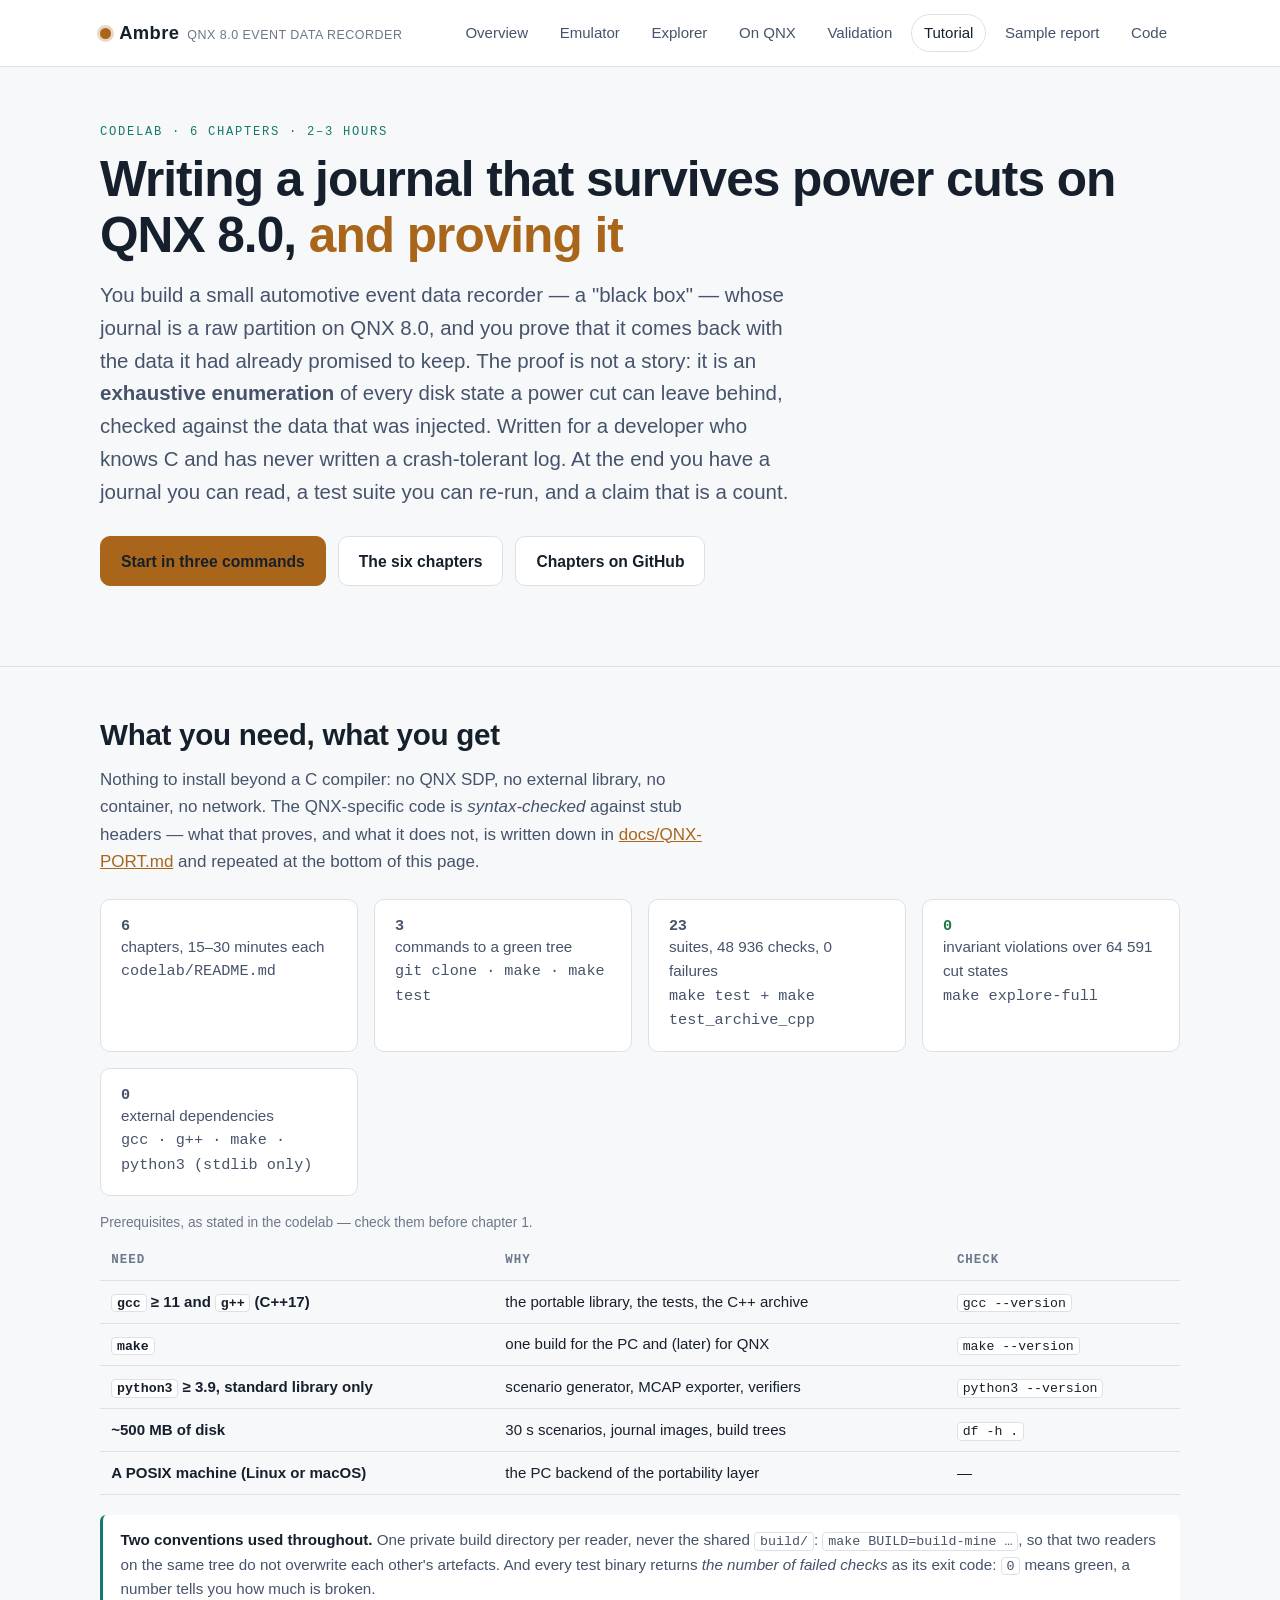
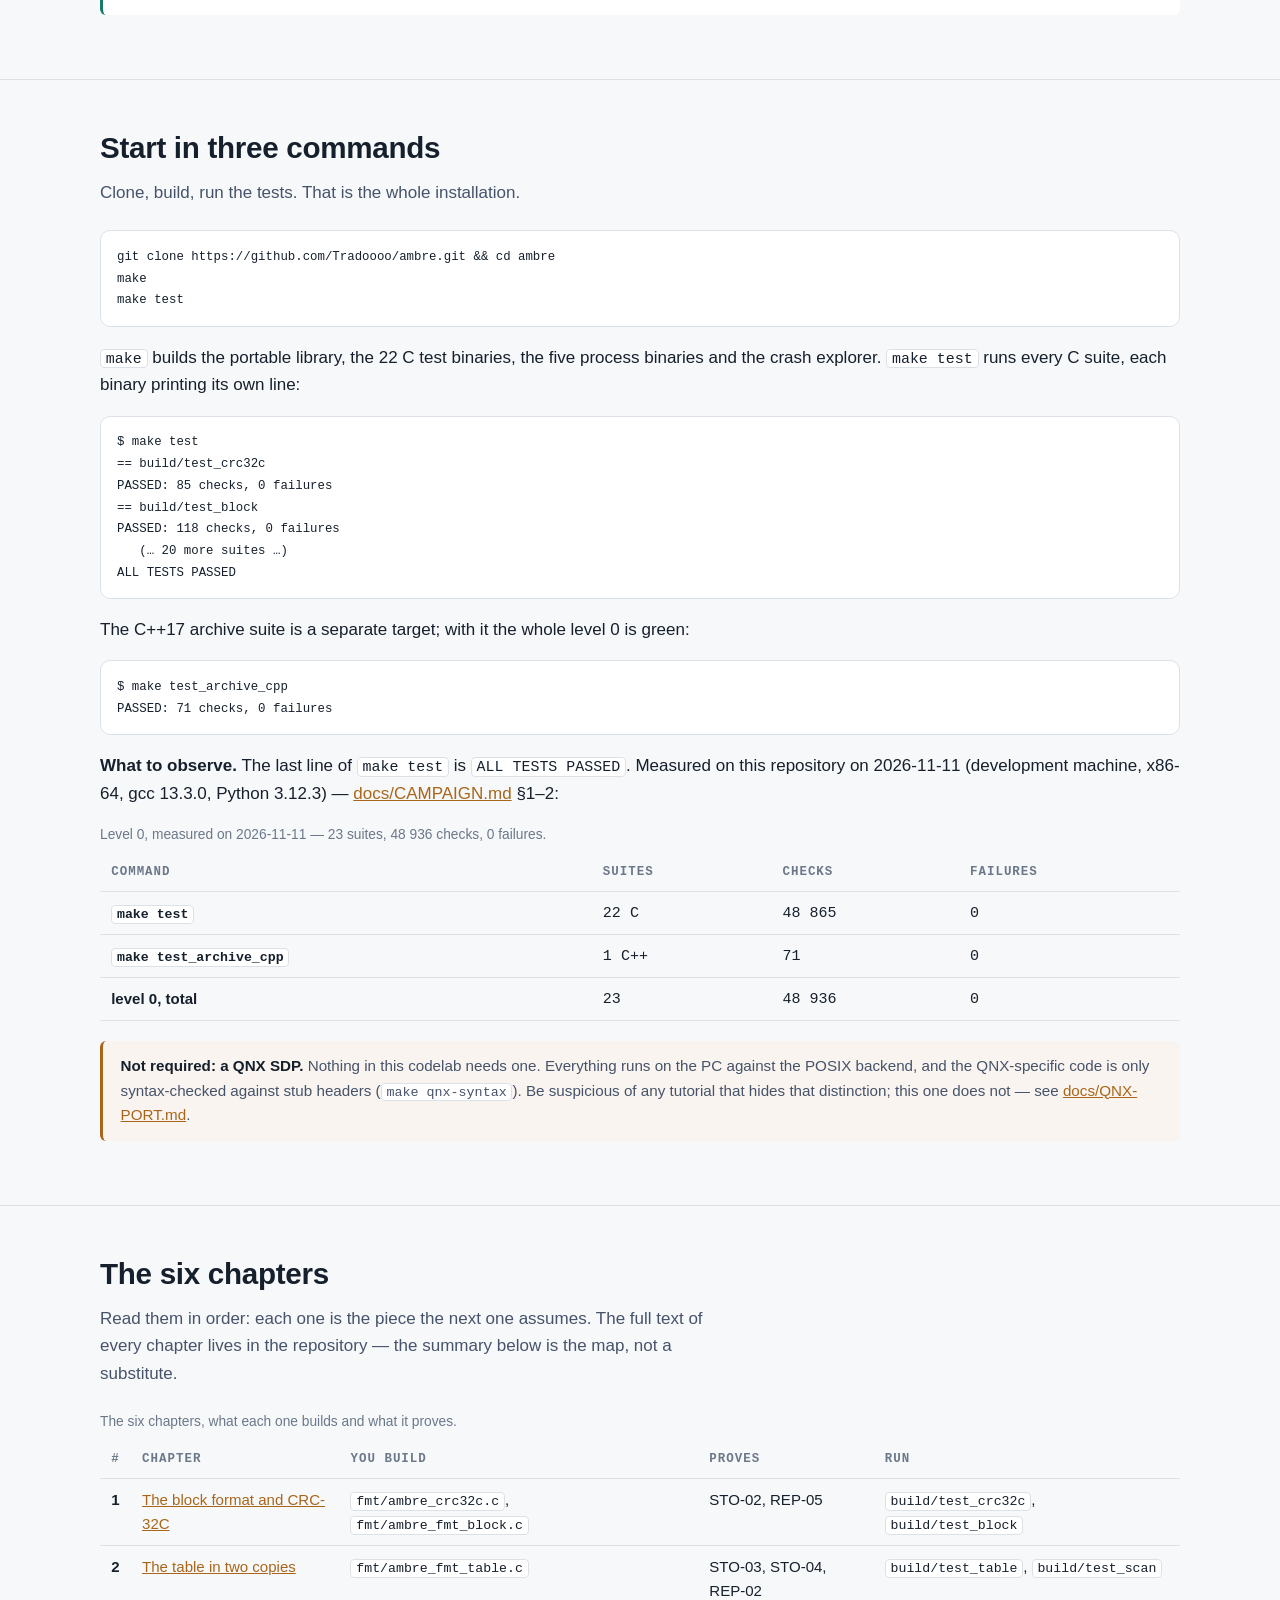
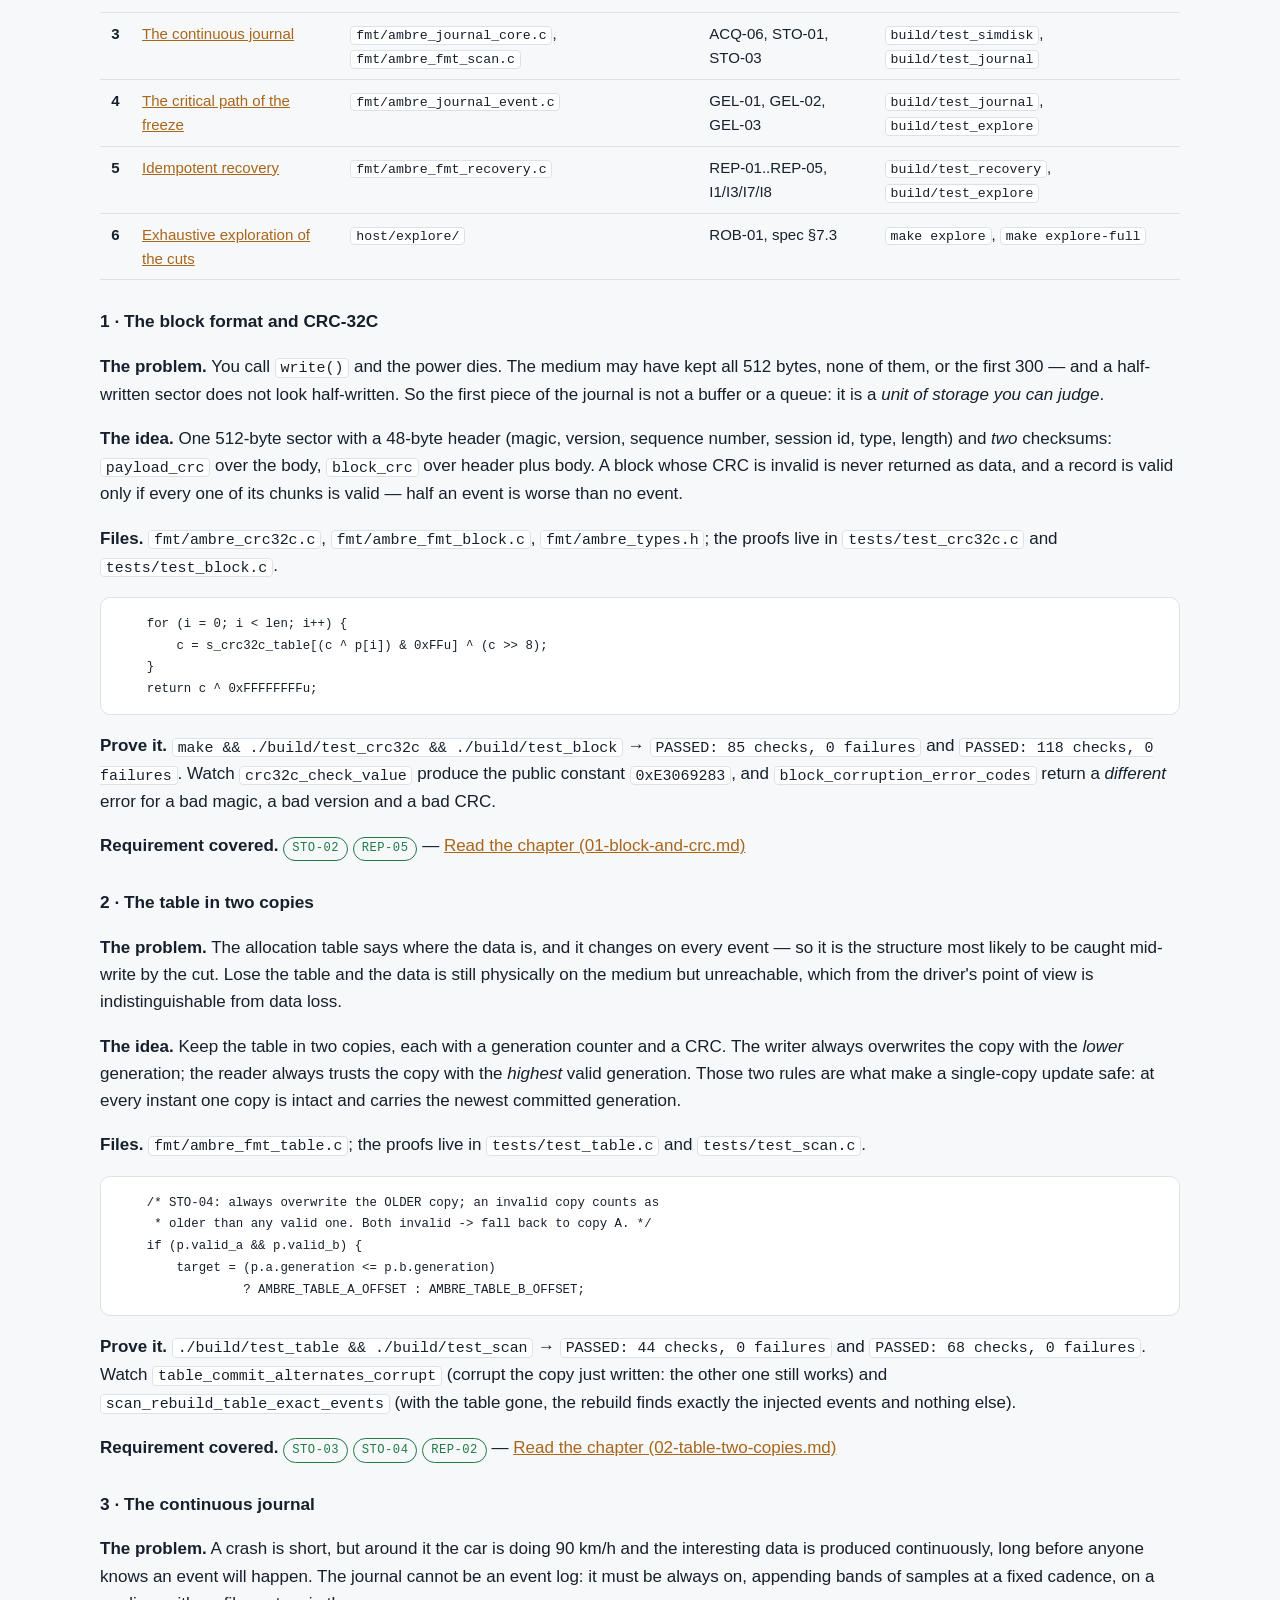
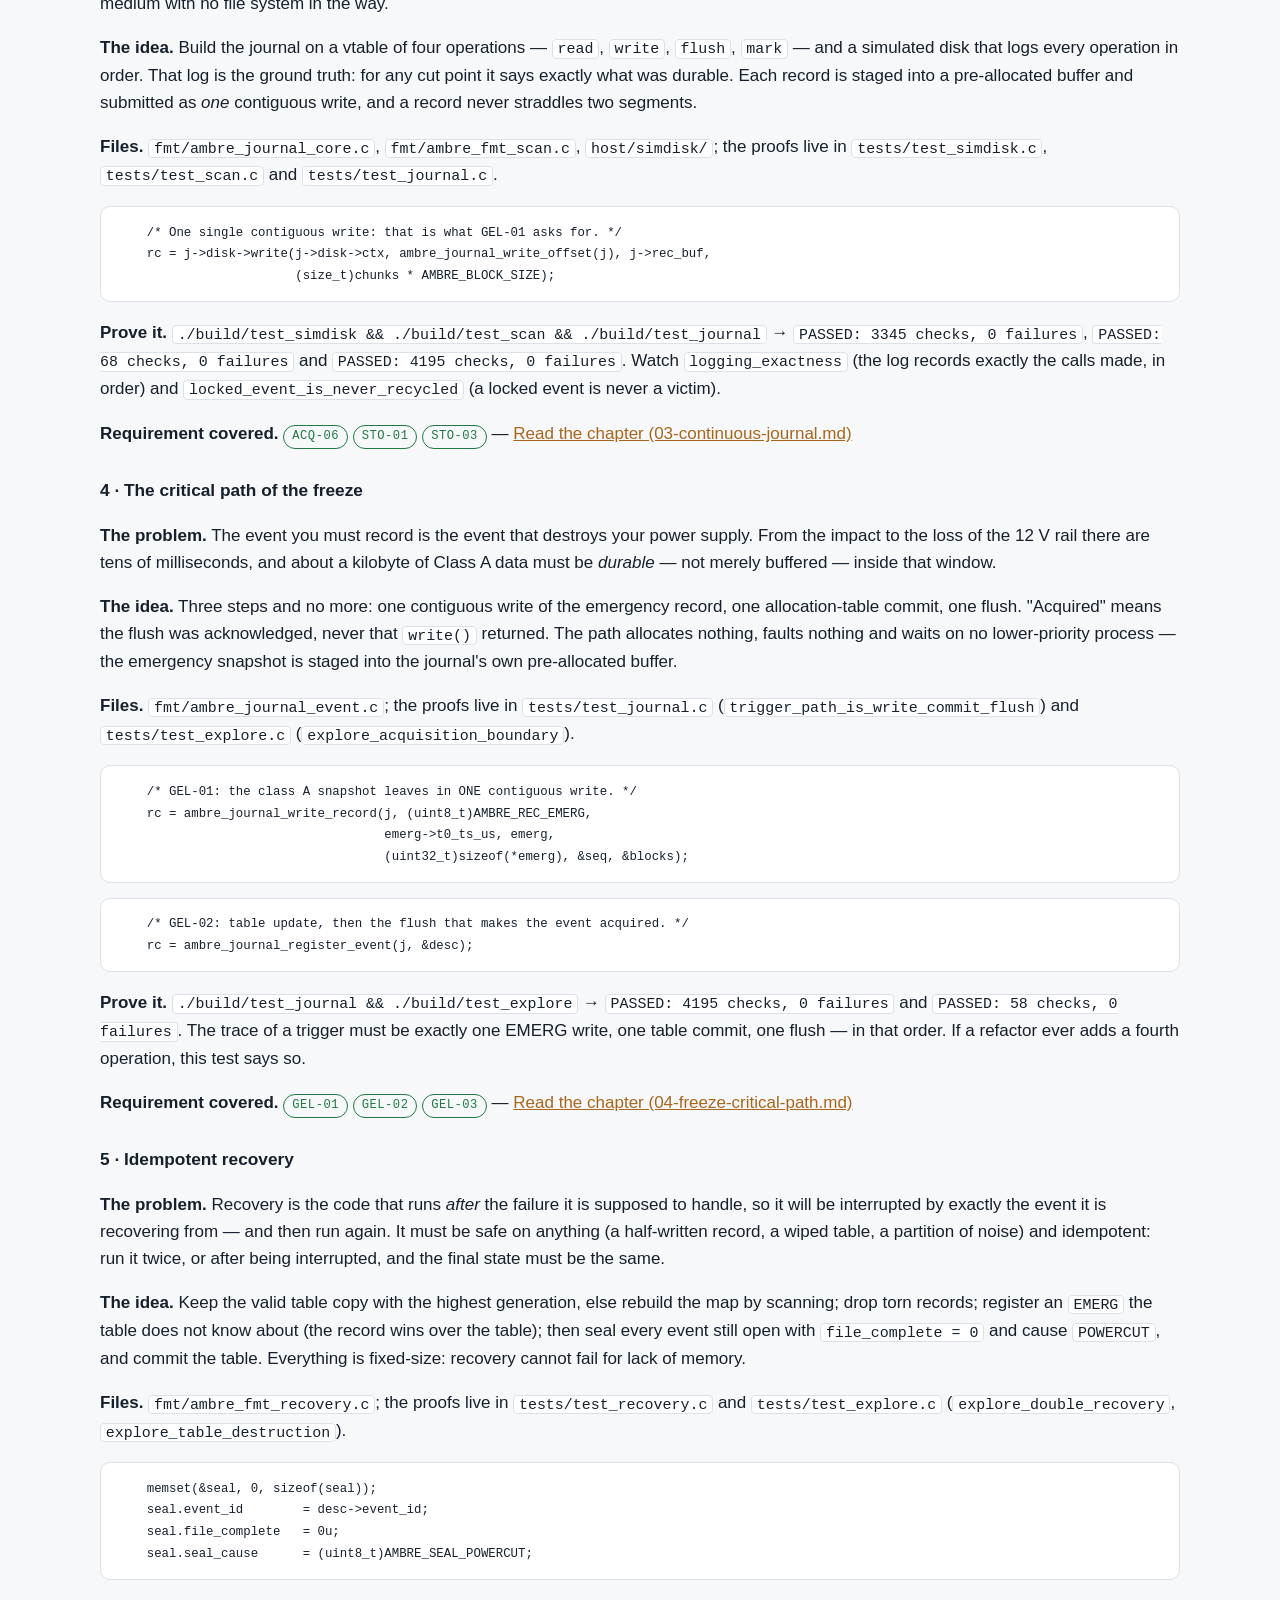
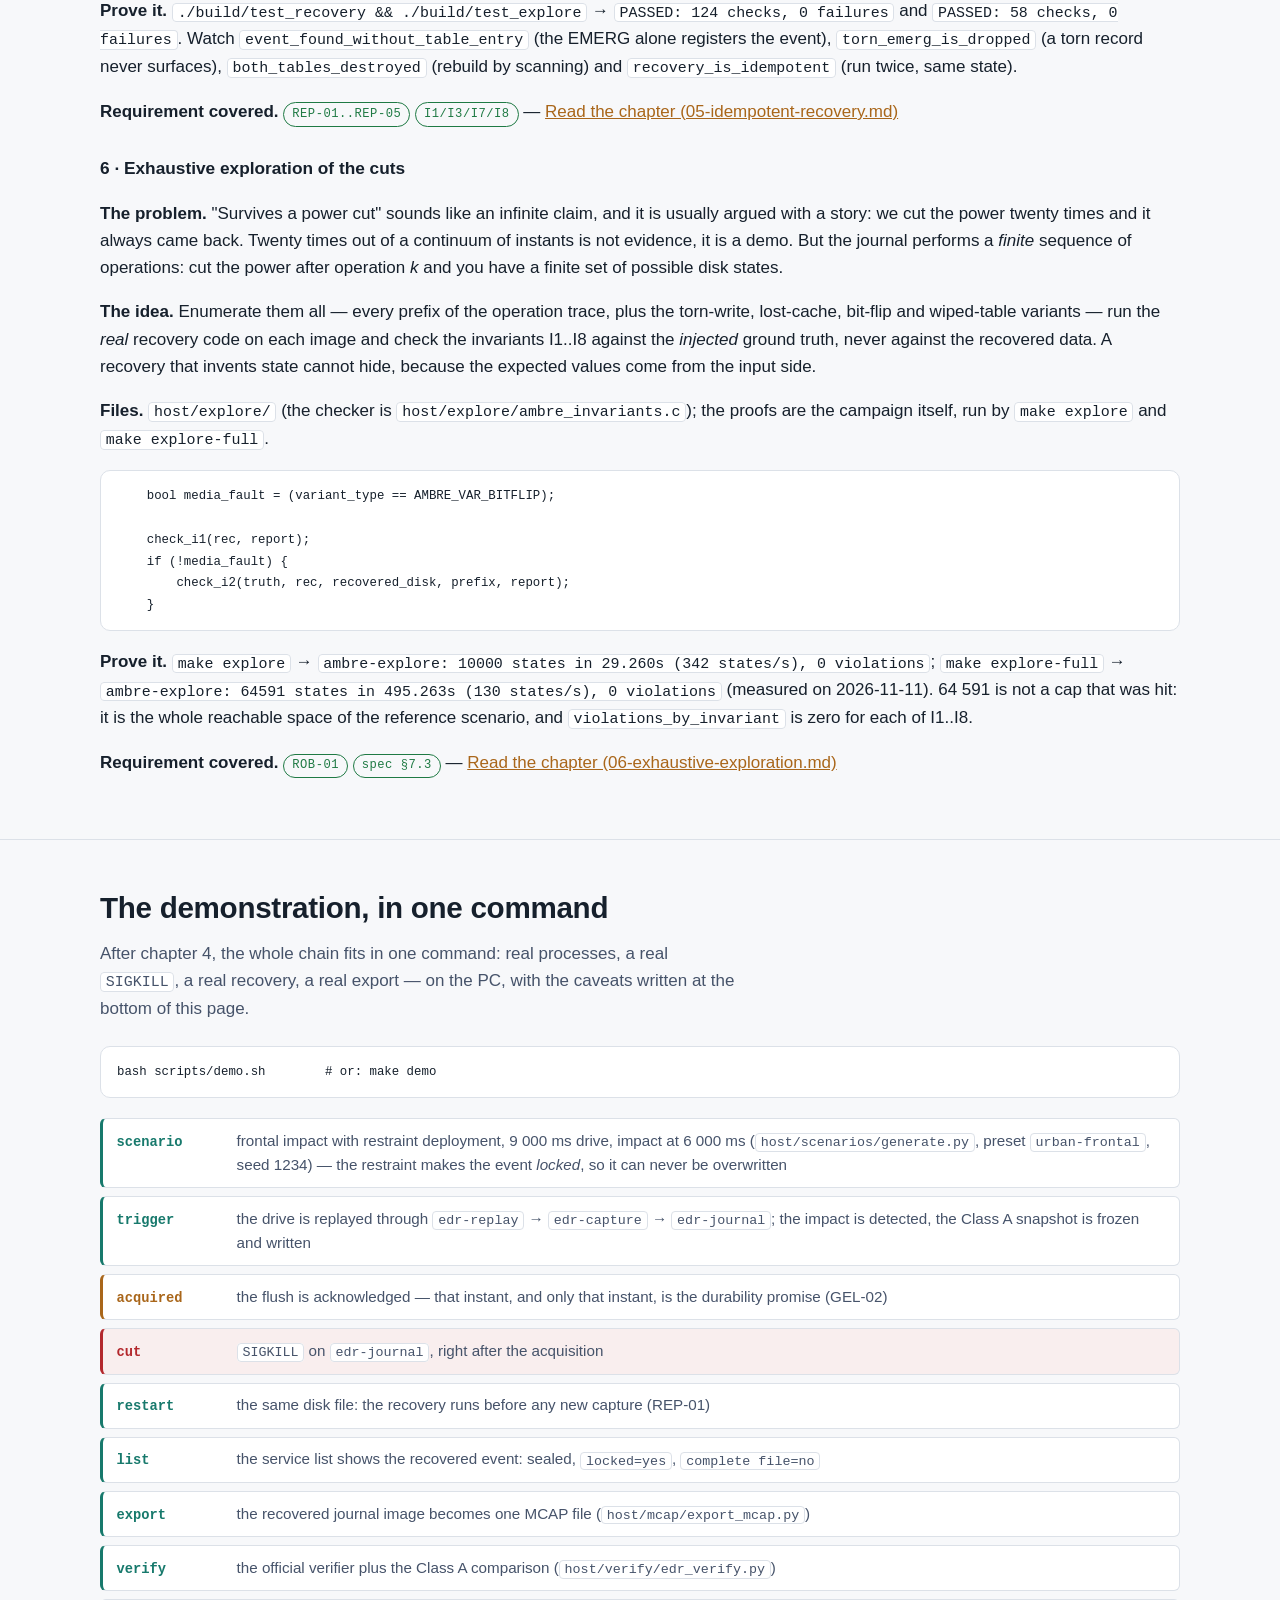
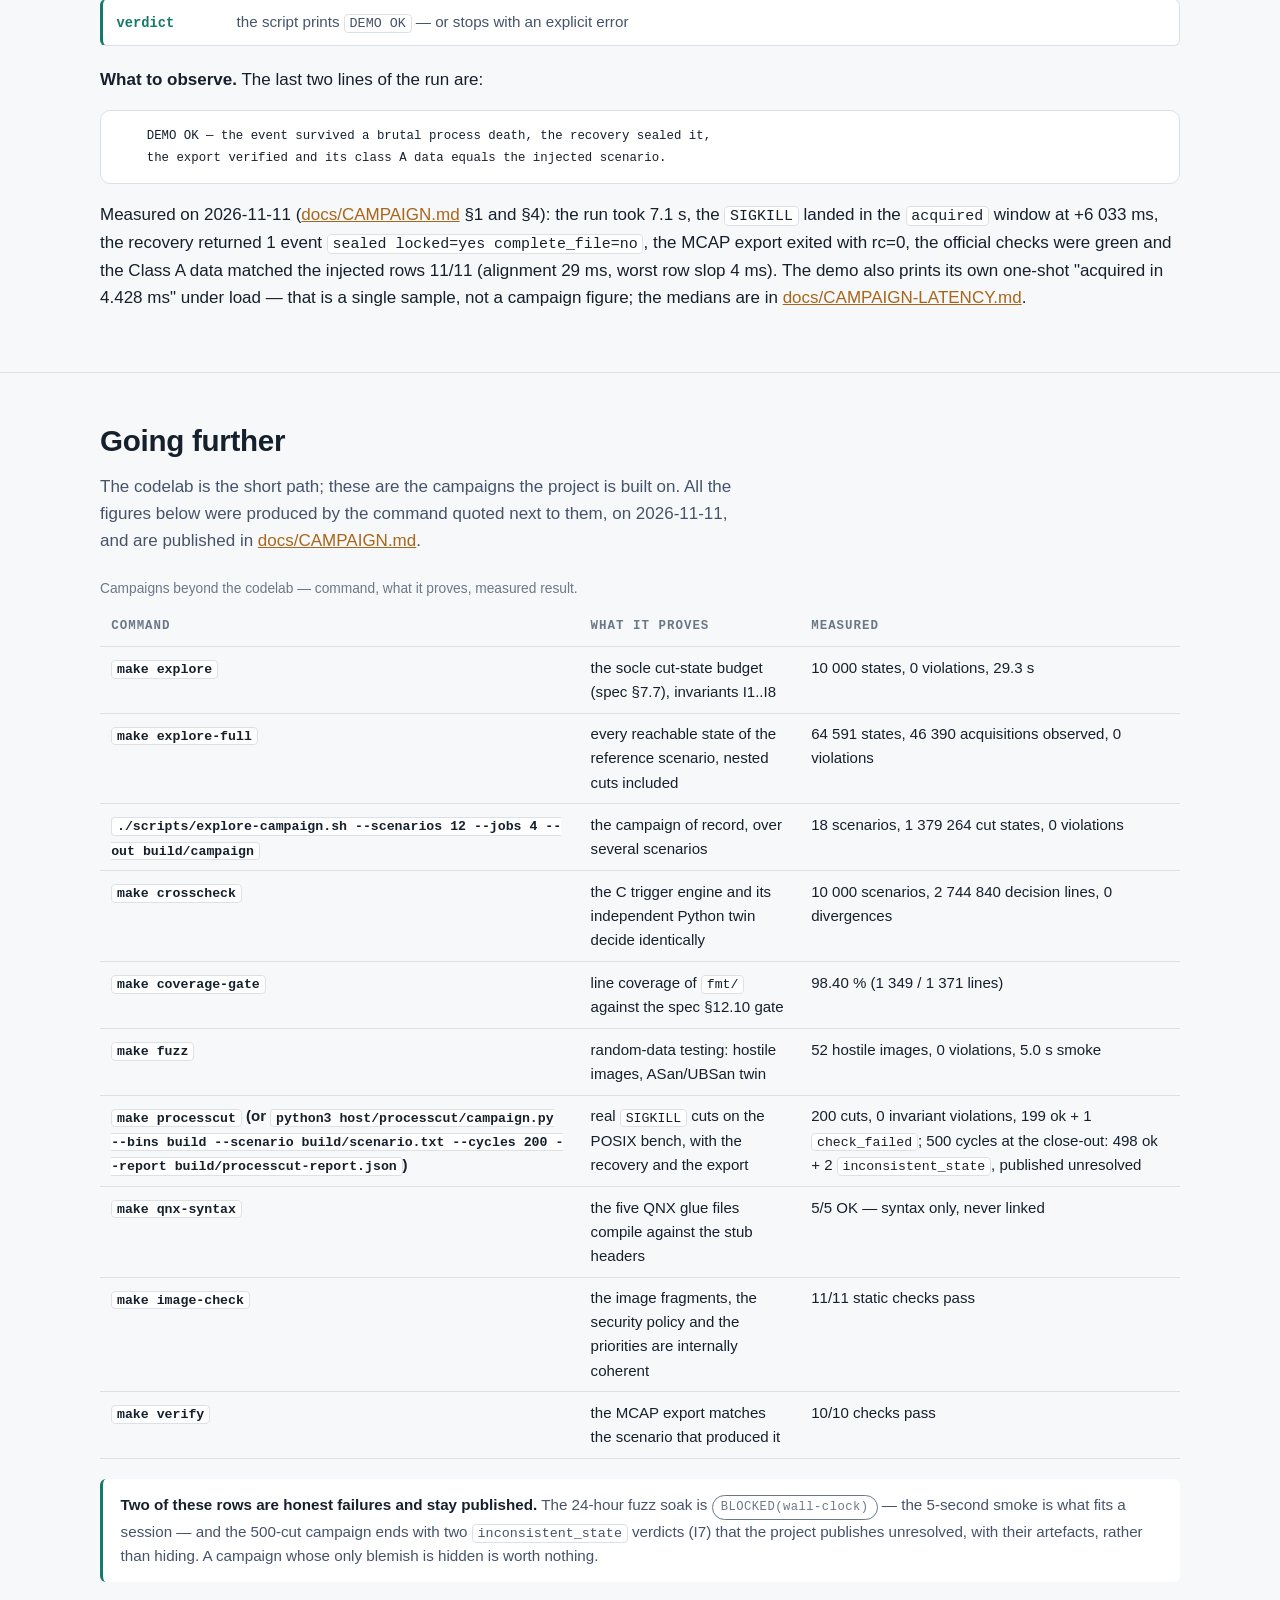
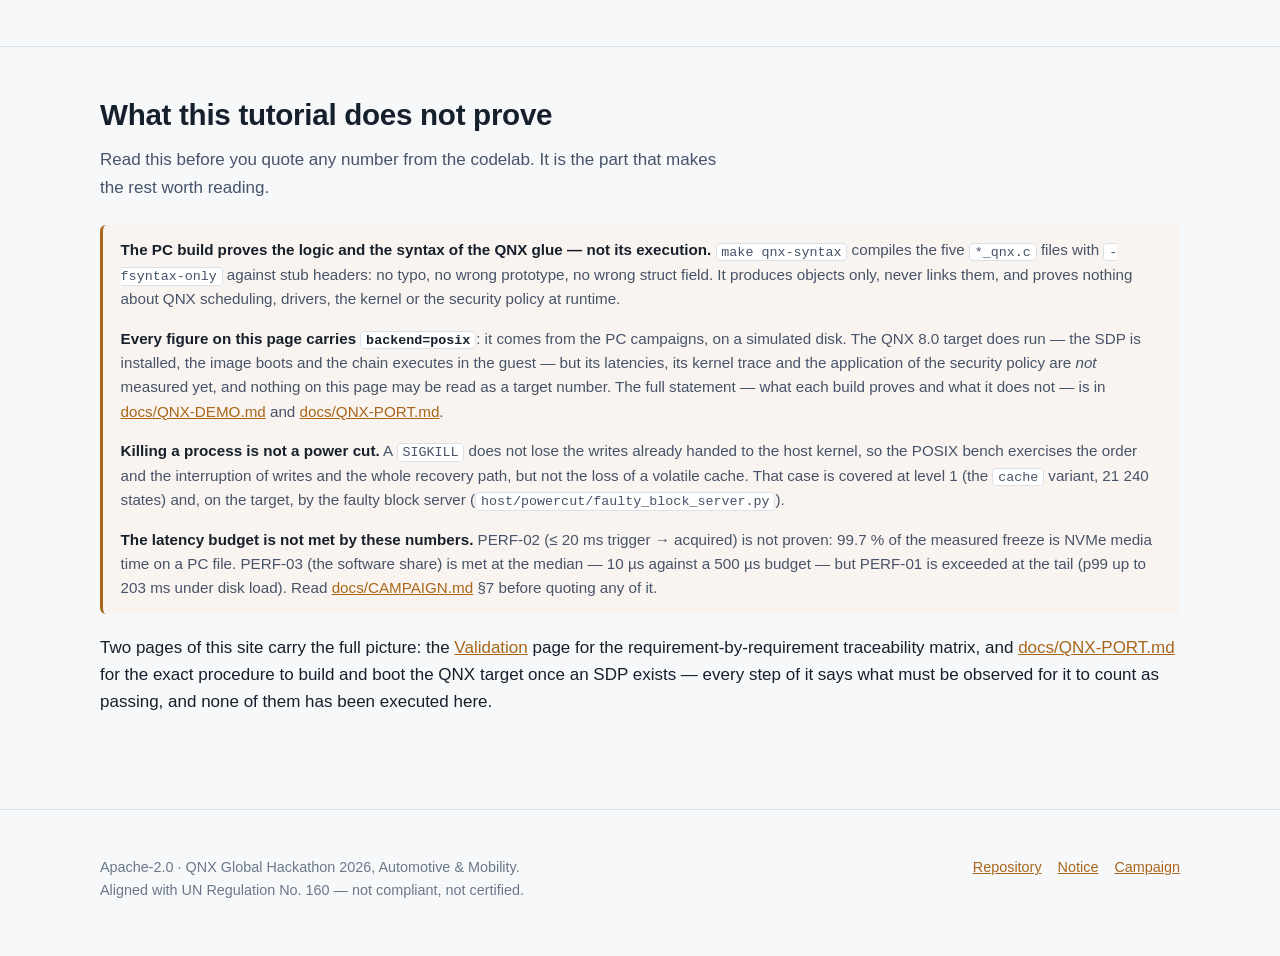
<file: site/tutorial.html>
<!DOCTYPE html>
<!--
  tutorial.html — the codelab, presented as a page of the Ambre site.

  Structural contract: site/_template.html (same head, same header/nav, same
  footer; only the <main> content and the aria-current placement change).
  Stylesheet: site/assets/ambre.css is the only asset. No JS, no CDN, no
  web font: the page is fully readable with JavaScript disabled.
  Every code excerpt below is copied verbatim from the repository file named
  in its data-src attribute.
-->
<html lang="en">
<head>
<meta charset="utf-8">
<meta name="viewport" content="width=device-width, initial-scale=1">
<title>Tutorial — Ambre</title>
<meta name="description" content="Hands-on codelab: build a crash-tolerant EDR journal in C, then prove it survives every power cut by exhaustive exploration.">
<meta name="color-scheme" content="dark light">
<link rel="stylesheet" href="assets/ambre.css">
</head>
<body>

<header class="site-header">
  <div class="shell">
    <a class="brand" href="index.html">
      <span class="brand-mark" aria-hidden="true"></span>
      Ambre <small>QNX 8.0 event data recorder</small>
    </a>
    <nav class="site-nav" aria-label="Main">
      <ul>
        <li><a href="index.html">Overview</a></li>
        <li><a href="emulator.html">Emulator</a></li>
        <li><a href="explorer.html">Explorer</a></li>
        <li><a href="on-target.html">On QNX</a></li>
        <li><a href="validation.html">Validation</a></li>
        <li><a href="tutorial.html" aria-current="page">Tutorial</a></li>
        <li><a href="report/index.html">Sample report</a></li>
        <li><a href="https://github.com/Tradoooo/ambre">Code</a></li>
      </ul>
    </nav>
  </div>
</header>

<main id="main">

  <section class="hero">
    <div class="shell">
      <p class="kicker">Codelab · 6 chapters · 2–3 hours</p>
      <h1>Writing a journal that survives power cuts on QNX&nbsp;8.0, <em>and proving it</em></h1>
      <p class="hero-lede">You build a small automotive event data recorder — a "black box" — whose journal is a
        raw partition on QNX 8.0, and you prove that it comes back with the data it had already promised to keep.
        The proof is not a story: it is an <strong>exhaustive enumeration</strong> of every disk state a power cut
        can leave behind, checked against the data that was injected. Written for a developer who knows C and has
        never written a crash-tolerant log. At the end you have a journal you can read, a test suite you can
        re-run, and a claim that is a count.</p>
      <div class="hero-actions">
        <a class="btn btn-primary" href="#start">Start in three commands</a>
        <a class="btn" href="#chapters">The six chapters</a>
        <a class="btn" href="https://github.com/Tradoooo/ambre/tree/main/codelab">Chapters on GitHub</a>
      </div>
    </div>
  </section>

  <section class="section">
    <div class="shell">
      <h2 class="section-title">What you need, what you get</h2>
      <p class="section-lede">Nothing to install beyond a C compiler: no QNX SDP, no external library, no container,
        no network. The QNX-specific code is <em>syntax-checked</em> against stub headers — what that proves, and
        what it does not, is written down in
        <a href="https://github.com/Tradoooo/ambre/blob/main/docs/QNX-PORT.md">docs/QNX-PORT.md</a> and
        repeated at the bottom of this page.</p>

      <div class="cards">
        <div class="card"><p class="card-figure">6</p><p class="card-label">chapters, 15–30 minutes each</p><p class="card-note">codelab/README.md</p></div>
        <div class="card"><p class="card-figure">3</p><p class="card-label">commands to a green tree</p><p class="card-note">git clone · make · make test</p></div>
        <div class="card"><p class="card-figure">23</p><p class="card-label">suites, 48 936 checks, 0 failures</p><p class="card-note">make test + make test_archive_cpp</p></div>
        <div class="card"><p class="card-figure good">0</p><p class="card-label">invariant violations over 64 591 cut states</p><p class="card-note">make explore-full</p></div>
        <div class="card"><p class="card-figure">0</p><p class="card-label">external dependencies</p><p class="card-note">gcc · g++ · make · python3 (stdlib only)</p></div>
      </div>

      <table class="data">
        <caption>Prerequisites, as stated in the codelab — check them before chapter 1.</caption>
        <thead>
          <tr><th scope="col">Need</th><th scope="col">Why</th><th scope="col">Check</th></tr>
        </thead>
        <tbody>
          <tr><th scope="row"><code>gcc</code> ≥ 11 and <code>g++</code> (C++17)</th>
              <td>the portable library, the tests, the C++ archive</td><td><code>gcc --version</code></td></tr>
          <tr><th scope="row"><code>make</code></th>
              <td>one build for the PC and (later) for QNX</td><td><code>make --version</code></td></tr>
          <tr><th scope="row"><code>python3</code> ≥ 3.9, standard library only</th>
              <td>scenario generator, MCAP exporter, verifiers</td><td><code>python3 --version</code></td></tr>
          <tr><th scope="row">~500 MB of disk</th>
              <td>30 s scenarios, journal images, build trees</td><td><code>df -h .</code></td></tr>
          <tr><th scope="row">A POSIX machine (Linux or macOS)</th>
              <td>the PC backend of the portability layer</td><td>—</td></tr>
        </tbody>
      </table>

      <div class="note">
        <p><strong>Two conventions used throughout.</strong> One private build directory per reader, never the
        shared <code>build/</code>: <code>make BUILD=build-mine …</code>, so that two readers on the same tree do
        not overwrite each other's artefacts. And every test binary returns <em>the number of failed checks</em> as
        its exit code: <code>0</code> means green, a number tells you how much is broken.</p>
      </div>
    </div>
  </section>

  <section class="section" id="start">
    <div class="shell">
      <h2 class="section-title">Start in three commands</h2>
      <p class="section-lede">Clone, build, run the tests. That is the whole installation.</p>

      <pre class="code"><code>git clone https://github.com/Tradoooo/ambre.git &amp;&amp; cd ambre
make
make test</code></pre>

      <p><code>make</code> builds the portable library, the 22 C test binaries, the five process binaries and the
      crash explorer. <code>make test</code> runs every C suite, each binary printing its own line:</p>

      <pre class="code"><code>$ make test
== build/test_crc32c
PASSED: 85 checks, 0 failures
== build/test_block
PASSED: 118 checks, 0 failures
   (… 20 more suites …)
ALL TESTS PASSED</code></pre>

      <p>The C++17 archive suite is a separate target; with it the whole level 0 is green:</p>

      <pre class="code"><code>$ make test_archive_cpp
PASSED: 71 checks, 0 failures</code></pre>

      <p><strong>What to observe.</strong> The last line of <code>make test</code> is <code>ALL TESTS PASSED</code>.
      Measured on this repository on 2026-11-11 (development machine, x86-64, gcc 13.3.0, Python 3.12.3) —
      <a href="https://github.com/Tradoooo/ambre/blob/main/docs/CAMPAIGN.md">docs/CAMPAIGN.md</a> §1–2:</p>

      <table class="data">
        <caption>Level 0, measured on 2026-11-11 — 23 suites, 48 936 checks, 0 failures.</caption>
        <thead>
          <tr><th scope="col">Command</th><th scope="col">Suites</th><th scope="col">Checks</th><th scope="col">Failures</th></tr>
        </thead>
        <tbody>
          <tr><th scope="row"><code>make test</code></th><td class="num">22 C</td><td class="num">48 865</td><td class="num">0</td></tr>
          <tr><th scope="row"><code>make test_archive_cpp</code></th><td class="num">1 C++</td><td class="num">71</td><td class="num">0</td></tr>
          <tr><th scope="row">level 0, total</th><td class="num">23</td><td class="num">48 936</td><td class="num">0</td></tr>
        </tbody>
      </table>

      <div class="note note-honesty">
        <p><strong>Not required: a QNX SDP.</strong> Nothing in this codelab needs one. Everything runs on the PC
        against the POSIX backend, and the QNX-specific code is only syntax-checked against stub headers
        (<code>make qnx-syntax</code>). Be suspicious of any tutorial that hides that distinction; this one does
        not — see <a href="https://github.com/Tradoooo/ambre/blob/main/docs/QNX-PORT.md">docs/QNX-PORT.md</a>.</p>
      </div>
    </div>
  </section>

  <section class="section" id="chapters">
    <div class="shell">
      <h2 class="section-title">The six chapters</h2>
      <p class="section-lede">Read them in order: each one is the piece the next one assumes. The full text of
      every chapter lives in the repository — the summary below is the map, not a substitute.</p>

      <table class="data">
        <caption>The six chapters, what each one builds and what it proves.</caption>
        <thead>
          <tr><th scope="col">#</th><th scope="col">Chapter</th><th scope="col">You build</th>
              <th scope="col">Proves</th><th scope="col">Run</th></tr>
        </thead>
        <tbody>
          <tr><th scope="row">1</th><td><a href="#ch1">The block format and CRC-32C</a></td>
              <td><code>fmt/ambre_crc32c.c</code>, <code>fmt/ambre_fmt_block.c</code></td>
              <td>STO-02, REP-05</td><td><code>build/test_crc32c</code>, <code>build/test_block</code></td></tr>
          <tr><th scope="row">2</th><td><a href="#ch2">The table in two copies</a></td>
              <td><code>fmt/ambre_fmt_table.c</code></td>
              <td>STO-03, STO-04, REP-02</td><td><code>build/test_table</code>, <code>build/test_scan</code></td></tr>
          <tr><th scope="row">3</th><td><a href="#ch3">The continuous journal</a></td>
              <td><code>fmt/ambre_journal_core.c</code>, <code>fmt/ambre_fmt_scan.c</code></td>
              <td>ACQ-06, STO-01, STO-03</td><td><code>build/test_simdisk</code>, <code>build/test_journal</code></td></tr>
          <tr><th scope="row">4</th><td><a href="#ch4">The critical path of the freeze</a></td>
              <td><code>fmt/ambre_journal_event.c</code></td>
              <td>GEL-01, GEL-02, GEL-03</td><td><code>build/test_journal</code>, <code>build/test_explore</code></td></tr>
          <tr><th scope="row">5</th><td><a href="#ch5">Idempotent recovery</a></td>
              <td><code>fmt/ambre_fmt_recovery.c</code></td>
              <td>REP-01..REP-05, I1/I3/I7/I8</td><td><code>build/test_recovery</code>, <code>build/test_explore</code></td></tr>
          <tr><th scope="row">6</th><td><a href="#ch6">Exhaustive exploration of the cuts</a></td>
              <td><code>host/explore/</code></td>
              <td>ROB-01, spec §7.3</td><td><code>make explore</code>, <code>make explore-full</code></td></tr>
        </tbody>
      </table>

      <h3 id="ch1">1 · The block format and CRC-32C</h3>
      <p><strong>The problem.</strong> You call <code>write()</code> and the power dies. The medium may have kept
      all 512 bytes, none of them, or the first 300 — and a half-written sector does not look half-written. So the
      first piece of the journal is not a buffer or a queue: it is a <em>unit of storage you can judge</em>.</p>
      <p><strong>The idea.</strong> One 512-byte sector with a 48-byte header (magic, version, sequence number,
      session id, type, length) and <em>two</em> checksums: <code>payload_crc</code> over the body,
      <code>block_crc</code> over header plus body. A block whose CRC is invalid is never returned as data, and a
      record is valid only if every one of its chunks is valid — half an event is worse than no event.</p>
      <p><strong>Files.</strong> <code>fmt/ambre_crc32c.c</code>, <code>fmt/ambre_fmt_block.c</code>,
      <code>fmt/ambre_types.h</code>; the proofs live in <code>tests/test_crc32c.c</code> and
      <code>tests/test_block.c</code>.</p>
      <pre class="code" data-src="fmt/ambre_crc32c.c"><code>    for (i = 0; i &lt; len; i++) {
        c = s_crc32c_table[(c ^ p[i]) &amp; 0xFFu] ^ (c &gt;&gt; 8);
    }
    return c ^ 0xFFFFFFFFu;</code></pre>
      <p><strong>Prove it.</strong> <code>make &amp;&amp; ./build/test_crc32c &amp;&amp; ./build/test_block</code> →
      <code>PASSED: 85 checks, 0 failures</code> and <code>PASSED: 118 checks, 0 failures</code>. Watch
      <code>crc32c_check_value</code> produce the public constant <code>0xE3069283</code>, and
      <code>block_corruption_error_codes</code> return a <em>different</em> error for a bad magic, a bad version and
      a bad CRC.</p>
      <p><strong>Requirement covered.</strong> <span class="ok">STO-02</span> <span class="ok">REP-05</span>
      — <a href="https://github.com/Tradoooo/ambre/blob/main/codelab/01-block-and-crc.md">Read the chapter
      (01-block-and-crc.md)</a></p>

      <h3 id="ch2">2 · The table in two copies</h3>
      <p><strong>The problem.</strong> The allocation table says where the data is, and it changes on every event —
      so it is the structure most likely to be caught mid-write by the cut. Lose the table and the data is still
      physically on the medium but unreachable, which from the driver's point of view is indistinguishable from
      data loss.</p>
      <p><strong>The idea.</strong> Keep the table in two copies, each with a generation counter and a CRC. The
      writer always overwrites the copy with the <em>lower</em> generation; the reader always trusts the copy with
      the <em>highest</em> valid generation. Those two rules are what make a single-copy update safe: at every
      instant one copy is intact and carries the newest committed generation.</p>
      <p><strong>Files.</strong> <code>fmt/ambre_fmt_table.c</code>; the proofs live in
      <code>tests/test_table.c</code> and <code>tests/test_scan.c</code>.</p>
      <pre class="code" data-src="fmt/ambre_fmt_table.c"><code>    /* STO-04: always overwrite the OLDER copy; an invalid copy counts as
     * older than any valid one. Both invalid -&gt; fall back to copy A. */
    if (p.valid_a &amp;&amp; p.valid_b) {
        target = (p.a.generation &lt;= p.b.generation)
                 ? AMBRE_TABLE_A_OFFSET : AMBRE_TABLE_B_OFFSET;</code></pre>
      <p><strong>Prove it.</strong> <code>./build/test_table &amp;&amp; ./build/test_scan</code> →
      <code>PASSED: 44 checks, 0 failures</code> and <code>PASSED: 68 checks, 0 failures</code>. Watch
      <code>table_commit_alternates_corrupt</code> (corrupt the copy just written: the other one still works) and
      <code>scan_rebuild_table_exact_events</code> (with the table gone, the rebuild finds exactly the injected
      events and nothing else).</p>
      <p><strong>Requirement covered.</strong> <span class="ok">STO-03</span> <span class="ok">STO-04</span>
      <span class="ok">REP-02</span> — <a href="https://github.com/Tradoooo/ambre/blob/main/codelab/02-table-two-copies.md">Read
      the chapter (02-table-two-copies.md)</a></p>

      <h3 id="ch3">3 · The continuous journal</h3>
      <p><strong>The problem.</strong> A crash is short, but around it the car is doing 90 km/h and the interesting
      data is produced continuously, long before anyone knows an event will happen. The journal cannot be an event
      log: it must be always on, appending bands of samples at a fixed cadence, on a medium with no file system in
      the way.</p>
      <p><strong>The idea.</strong> Build the journal on a vtable of four operations — <code>read</code>,
      <code>write</code>, <code>flush</code>, <code>mark</code> — and a simulated disk that logs every operation in
      order. That log is the ground truth: for any cut point it says exactly what was durable. Each record is
      staged into a pre-allocated buffer and submitted as <em>one</em> contiguous write, and a record never
      straddles two segments.</p>
      <p><strong>Files.</strong> <code>fmt/ambre_journal_core.c</code>, <code>fmt/ambre_fmt_scan.c</code>,
      <code>host/simdisk/</code>; the proofs live in <code>tests/test_simdisk.c</code>,
      <code>tests/test_scan.c</code> and <code>tests/test_journal.c</code>.</p>
      <pre class="code" data-src="fmt/ambre_journal_core.c"><code>    /* One single contiguous write: that is what GEL-01 asks for. */
    rc = j-&gt;disk-&gt;write(j-&gt;disk-&gt;ctx, ambre_journal_write_offset(j), j-&gt;rec_buf,
                        (size_t)chunks * AMBRE_BLOCK_SIZE);</code></pre>
      <p><strong>Prove it.</strong> <code>./build/test_simdisk &amp;&amp; ./build/test_scan &amp;&amp;
      ./build/test_journal</code> → <code>PASSED: 3345 checks, 0 failures</code>,
      <code>PASSED: 68 checks, 0 failures</code> and <code>PASSED: 4195 checks, 0 failures</code>. Watch
      <code>logging_exactness</code> (the log records exactly the calls made, in order) and
      <code>locked_event_is_never_recycled</code> (a locked event is never a victim).</p>
      <p><strong>Requirement covered.</strong> <span class="ok">ACQ-06</span> <span class="ok">STO-01</span>
      <span class="ok">STO-03</span> — <a href="https://github.com/Tradoooo/ambre/blob/main/codelab/03-continuous-journal.md">Read
      the chapter (03-continuous-journal.md)</a></p>

      <h3 id="ch4">4 · The critical path of the freeze</h3>
      <p><strong>The problem.</strong> The event you must record is the event that destroys your power supply. From
      the impact to the loss of the 12 V rail there are tens of milliseconds, and about a kilobyte of Class A data
      must be <em>durable</em> — not merely buffered — inside that window.</p>
      <p><strong>The idea.</strong> Three steps and no more: one contiguous write of the emergency record, one
      allocation-table commit, one flush. "Acquired" means the flush was acknowledged, never that
      <code>write()</code> returned. The path allocates nothing, faults nothing and waits on no lower-priority
      process — the emergency snapshot is staged into the journal's own pre-allocated buffer.</p>
      <p><strong>Files.</strong> <code>fmt/ambre_journal_event.c</code>; the proofs live in
      <code>tests/test_journal.c</code> (<code>trigger_path_is_write_commit_flush</code>) and
      <code>tests/test_explore.c</code> (<code>explore_acquisition_boundary</code>).</p>
      <pre class="code" data-src="fmt/ambre_journal_event.c"><code>    /* GEL-01: the class A snapshot leaves in ONE contiguous write. */
    rc = ambre_journal_write_record(j, (uint8_t)AMBRE_REC_EMERG,
                                    emerg-&gt;t0_ts_us, emerg,
                                    (uint32_t)sizeof(*emerg), &amp;seq, &amp;blocks);</code></pre>
      <pre class="code" data-src="fmt/ambre_journal_event.c"><code>    /* GEL-02: table update, then the flush that makes the event acquired. */
    rc = ambre_journal_register_event(j, &amp;desc);</code></pre>
      <p><strong>Prove it.</strong> <code>./build/test_journal &amp;&amp; ./build/test_explore</code> →
      <code>PASSED: 4195 checks, 0 failures</code> and <code>PASSED: 58 checks, 0 failures</code>. The trace of a
      trigger must be exactly one EMERG write, one table commit, one flush — in that order. If a refactor ever
      adds a fourth operation, this test says so.</p>
      <p><strong>Requirement covered.</strong> <span class="ok">GEL-01</span> <span class="ok">GEL-02</span>
      <span class="ok">GEL-03</span> — <a href="https://github.com/Tradoooo/ambre/blob/main/codelab/04-freeze-critical-path.md">Read
      the chapter (04-freeze-critical-path.md)</a></p>

      <h3 id="ch5">5 · Idempotent recovery</h3>
      <p><strong>The problem.</strong> Recovery is the code that runs <em>after</em> the failure it is supposed to
      handle, so it will be interrupted by exactly the event it is recovering from — and then run again. It must
      be safe on anything (a half-written record, a wiped table, a partition of noise) and idempotent: run it
      twice, or after being interrupted, and the final state must be the same.</p>
      <p><strong>The idea.</strong> Keep the valid table copy with the highest generation, else rebuild the map by
      scanning; drop torn records; register an <code>EMERG</code> the table does not know about (the record wins
      over the table); then seal every event still open with <code>file_complete = 0</code> and cause
      <code>POWERCUT</code>, and commit the table. Everything is fixed-size: recovery cannot fail for lack of
      memory.</p>
      <p><strong>Files.</strong> <code>fmt/ambre_fmt_recovery.c</code>; the proofs live in
      <code>tests/test_recovery.c</code> and <code>tests/test_explore.c</code>
      (<code>explore_double_recovery</code>, <code>explore_table_destruction</code>).</p>
      <pre class="code" data-src="fmt/ambre_fmt_recovery.c"><code>    memset(&amp;seal, 0, sizeof(seal));
    seal.event_id        = desc-&gt;event_id;
    seal.file_complete   = 0u;
    seal.seal_cause      = (uint8_t)AMBRE_SEAL_POWERCUT;</code></pre>
      <p><strong>Prove it.</strong> <code>./build/test_recovery &amp;&amp; ./build/test_explore</code> →
      <code>PASSED: 124 checks, 0 failures</code> and <code>PASSED: 58 checks, 0 failures</code>. Watch
      <code>event_found_without_table_entry</code> (the EMERG alone registers the event),
      <code>torn_emerg_is_dropped</code> (a torn record never surfaces),
      <code>both_tables_destroyed</code> (rebuild by scanning) and <code>recovery_is_idempotent</code> (run
      twice, same state).</p>
      <p><strong>Requirement covered.</strong> <span class="ok">REP-01..REP-05</span>
      <span class="ok">I1/I3/I7/I8</span> — <a href="https://github.com/Tradoooo/ambre/blob/main/codelab/05-idempotent-recovery.md">Read
      the chapter (05-idempotent-recovery.md)</a></p>

      <h3 id="ch6">6 · Exhaustive exploration of the cuts</h3>
      <p><strong>The problem.</strong> "Survives a power cut" sounds like an infinite claim, and it is usually
      argued with a story: we cut the power twenty times and it always came back. Twenty times out of a continuum
      of instants is not evidence, it is a demo. But the journal performs a <em>finite</em> sequence of operations:
      cut the power after operation <em>k</em> and you have a finite set of possible disk states.</p>
      <p><strong>The idea.</strong> Enumerate them all — every prefix of the operation trace, plus the torn-write,
      lost-cache, bit-flip and wiped-table variants — run the <em>real</em> recovery code on each image and check
      the invariants I1..I8 against the <em>injected</em> ground truth, never against the recovered data. A
      recovery that invents state cannot hide, because the expected values come from the input side.</p>
      <p><strong>Files.</strong> <code>host/explore/</code> (the checker is
      <code>host/explore/ambre_invariants.c</code>); the proofs are the campaign itself, run by
      <code>make explore</code> and <code>make explore-full</code>.</p>
      <pre class="code" data-src="host/explore/ambre_invariants.c"><code>    bool media_fault = (variant_type == AMBRE_VAR_BITFLIP);

    check_i1(rec, report);
    if (!media_fault) {
        check_i2(truth, rec, recovered_disk, prefix, report);
    }</code></pre>
      <p><strong>Prove it.</strong> <code>make explore</code> →
      <code>ambre-explore: 10000 states in 29.260s (342 states/s), 0 violations</code>;
      <code>make explore-full</code> → <code>ambre-explore: 64591 states in 495.263s (130 states/s), 0
      violations</code> (measured on 2026-11-11). 64 591 is not a cap that was hit: it is the whole reachable space
      of the reference scenario, and <code>violations_by_invariant</code> is zero for each of I1..I8.</p>
      <p><strong>Requirement covered.</strong> <span class="ok">ROB-01</span> <span class="ok">spec §7.3</span>
      — <a href="https://github.com/Tradoooo/ambre/blob/main/codelab/06-exhaustive-exploration.md">Read the
      chapter (06-exhaustive-exploration.md)</a></p>
    </div>
  </section>

  <section class="section" id="demo">
    <div class="shell">
      <h2 class="section-title">The demonstration, in one command</h2>
      <p class="section-lede">After chapter 4, the whole chain fits in one command: real processes, a real
      <code>SIGKILL</code>, a real recovery, a real export — on the PC, with the caveats written at the bottom of
      this page.</p>

      <pre class="code"><code>bash scripts/demo.sh        # or: make demo</code></pre>

      <div class="timeline">
        <div class="tl-step"><b>scenario</b><span>frontal impact with restraint deployment, 9 000 ms drive, impact at 6 000 ms (<code>host/scenarios/generate.py</code>, preset <code>urban-frontal</code>, seed 1234) — the restraint makes the event <em>locked</em>, so it can never be overwritten</span></div>
        <div class="tl-step"><b>trigger</b><span>the drive is replayed through <code>edr-replay</code> → <code>edr-capture</code> → <code>edr-journal</code>; the impact is detected, the Class A snapshot is frozen and written</span></div>
        <div class="tl-step tl-acquired"><b>acquired</b><span>the flush is acknowledged — that instant, and only that instant, is the durability promise (GEL-02)</span></div>
        <div class="tl-step tl-cut"><b>cut</b><span><code>SIGKILL</code> on <code>edr-journal</code>, right after the acquisition</span></div>
        <div class="tl-step"><b>restart</b><span>the same disk file: the recovery runs before any new capture (REP-01)</span></div>
        <div class="tl-step"><b>list</b><span>the service list shows the recovered event: sealed, <code>locked=yes</code>, <code>complete file=no</code></span></div>
        <div class="tl-step"><b>export</b><span>the recovered journal image becomes one MCAP file (<code>host/mcap/export_mcap.py</code>)</span></div>
        <div class="tl-step"><b>verify</b><span>the official verifier plus the Class A comparison (<code>host/verify/edr_verify.py</code>)</span></div>
        <div class="tl-step"><b>verdict</b><span>the script prints <code>DEMO OK</code> — or stops with an explicit error</span></div>
      </div>

      <p><strong>What to observe.</strong> The last two lines of the run are:</p>

      <pre class="code"><code>    DEMO OK — the event survived a brutal process death, the recovery sealed it,
    the export verified and its class A data equals the injected scenario.</code></pre>

      <p>Measured on 2026-11-11 (<a href="https://github.com/Tradoooo/ambre/blob/main/docs/CAMPAIGN.md">docs/CAMPAIGN.md</a>
      §1 and §4): the run took 7.1 s, the <code>SIGKILL</code> landed in the <code>acquired</code> window at
      +6 033 ms, the recovery returned 1 event <code>sealed locked=yes complete_file=no</code>, the MCAP export
      exited with rc=0, the official checks were green and the Class A data matched the injected rows 11/11
      (alignment 29 ms, worst row slop 4 ms). The demo also prints its own one-shot "acquired in 4.428 ms" under
      load — that is a single sample, not a campaign figure; the medians are in
      <a href="https://github.com/Tradoooo/ambre/blob/main/docs/CAMPAIGN-LATENCY.md">docs/CAMPAIGN-LATENCY.md</a>.</p>
    </div>
  </section>

  <section class="section" id="more">
    <div class="shell">
      <h2 class="section-title">Going further</h2>
      <p class="section-lede">The codelab is the short path; these are the campaigns the project is built on. All
      the figures below were produced by the command quoted next to them, on 2026-11-11, and are published in
      <a href="https://github.com/Tradoooo/ambre/blob/main/docs/CAMPAIGN.md">docs/CAMPAIGN.md</a>.</p>

      <table class="data">
        <caption>Campaigns beyond the codelab — command, what it proves, measured result.</caption>
        <thead>
          <tr><th scope="col">Command</th><th scope="col">What it proves</th><th scope="col">Measured</th></tr>
        </thead>
        <tbody>
          <tr><th scope="row"><code>make explore</code></th>
              <td>the socle cut-state budget (spec §7.7), invariants I1..I8</td>
              <td>10 000 states, 0 violations, 29.3 s</td></tr>
          <tr><th scope="row"><code>make explore-full</code></th>
              <td>every reachable state of the reference scenario, nested cuts included</td>
              <td>64 591 states, 46 390 acquisitions observed, 0 violations</td></tr>
          <tr><th scope="row"><code>./scripts/explore-campaign.sh --scenarios 12 --jobs 4 --out build/campaign</code></th>
              <td>the campaign of record, over several scenarios</td>
              <td>18 scenarios, 1 379 264 cut states, 0 violations</td></tr>
          <tr><th scope="row"><code>make crosscheck</code></th>
              <td>the C trigger engine and its independent Python twin decide identically</td>
              <td>10 000 scenarios, 2 744 840 decision lines, 0 divergences</td></tr>
          <tr><th scope="row"><code>make coverage-gate</code></th>
              <td>line coverage of <code>fmt/</code> against the spec §12.10 gate</td>
              <td>98.40 % (1 349 / 1 371 lines)</td></tr>
          <tr><th scope="row"><code>make fuzz</code></th>
              <td>random-data testing: hostile images, ASan/UBSan twin</td>
              <td>52 hostile images, 0 violations, 5.0 s smoke</td></tr>
          <tr><th scope="row"><code>make processcut</code> (or <code>python3 host/processcut/campaign.py --bins build
              --scenario build/scenario.txt --cycles 200 --report build/processcut-report.json</code>)</th>
              <td>real <code>SIGKILL</code> cuts on the POSIX bench, with the recovery and the export</td>
              <td>200 cuts, 0 invariant violations, 199 ok + 1 <code>check_failed</code>; 500 cycles at the
                close-out: 498 ok + 2 <code>inconsistent_state</code>, published unresolved</td></tr>
          <tr><th scope="row"><code>make qnx-syntax</code></th>
              <td>the five QNX glue files compile against the stub headers</td>
              <td>5/5 OK — syntax only, never linked</td></tr>
          <tr><th scope="row"><code>make image-check</code></th>
              <td>the image fragments, the security policy and the priorities are internally coherent</td>
              <td>11/11 static checks pass</td></tr>
          <tr><th scope="row"><code>make verify</code></th>
              <td>the MCAP export matches the scenario that produced it</td>
              <td>10/10 checks pass</td></tr>
        </tbody>
      </table>

      <div class="note">
        <p><strong>Two of these rows are honest failures and stay published.</strong> The 24-hour fuzz soak is
        <span class="blocked">BLOCKED(wall-clock)</span> — the 5-second smoke is what fits a session — and the
        500-cut campaign ends with two <code>inconsistent_state</code> verdicts (I7) that the project publishes
        unresolved, with their artefacts, rather than hiding. A campaign whose only blemish is hidden is worth
        nothing.</p>
      </div>
    </div>
  </section>

  <section class="section" id="limits">
    <div class="shell">
      <h2 class="section-title">What this tutorial does not prove</h2>
      <p class="section-lede">Read this before you quote any number from the codelab. It is the part that makes the
      rest worth reading.</p>

      <div class="note note-honesty">
        <p><strong>The PC build proves the logic and the syntax of the QNX glue — not its execution.</strong>
        <code>make qnx-syntax</code> compiles the five <code>*_qnx.c</code> files with <code>-fsyntax-only</code>
        against stub headers: no typo, no wrong prototype, no wrong struct field. It produces objects only, never
        links them, and proves nothing about QNX scheduling, drivers, the kernel or the security policy at
        runtime.</p>
        <p><strong>Every figure on this page carries <code>backend=posix</code></strong>: it comes from the PC
        campaigns, on a simulated disk. The QNX 8.0 target does run — the SDP is installed, the image boots and the
        chain executes in the guest — but its latencies, its kernel trace and the application of the security
        policy are <em>not</em> measured yet, and nothing on this page may be read as a target number. The full
        statement — what each build proves and what it does not — is in
        <a href="https://github.com/Tradoooo/ambre/blob/main/docs/QNX-DEMO.md">docs/QNX-DEMO.md</a> and
        <a href="https://github.com/Tradoooo/ambre/blob/main/docs/QNX-PORT.md">docs/QNX-PORT.md</a>.</p>
        <p><strong>Killing a process is not a power cut.</strong> A <code>SIGKILL</code> does not lose the writes
        already handed to the host kernel, so the POSIX bench exercises the order and the interruption of writes
        and the whole recovery path, but not the loss of a volatile cache. That case is covered at level 1 (the
        <code>cache</code> variant, 21 240 states) and, on the target, by the faulty block server
        (<code>host/powercut/faulty_block_server.py</code>).</p>
        <p><strong>The latency budget is not met by these numbers.</strong> PERF-02 (≤ 20 ms trigger → acquired) is
        not proven: 99.7 % of the measured freeze is NVMe media time on a PC file. PERF-03 (the software share) is
        met at the median — 10 µs against a 500 µs budget — but PERF-01 is exceeded at the tail (p99 up to 203 ms
        under disk load). Read <a href="https://github.com/Tradoooo/ambre/blob/main/docs/CAMPAIGN.md">docs/CAMPAIGN.md</a>
        §7 before quoting any of it.</p>
      </div>

      <p>Two pages of this site carry the full picture: the <a href="validation.html">Validation</a> page for the
      requirement-by-requirement traceability matrix, and
      <a href="https://github.com/Tradoooo/ambre/blob/main/docs/QNX-PORT.md">docs/QNX-PORT.md</a> for the
      exact procedure to build and boot the QNX target once an SDP exists — every step of it says what must be
      observed for it to count as passing, and none of them has been executed here.</p>
    </div>
  </section>

</main>

<footer class="site-footer">
  <div class="shell">
    <p>Apache-2.0 · QNX Global Hackathon 2026, Automotive &amp; Mobility.<br>
       Aligned with UN Regulation No.&nbsp;160 — not compliant, not certified.</p>
    <nav aria-label="Footer">
      <ul>
        <li><a href="https://github.com/Tradoooo/ambre">Repository</a></li>
        <li><a href="https://github.com/Tradoooo/ambre/blob/main/NOTICE">Notice</a></li>
        <li><a href="https://github.com/Tradoooo/ambre/blob/main/docs/CAMPAIGN.md">Campaign</a></li>
      </ul>
    </nav>
  </div>
</footer>

</body>
</html>
</file>
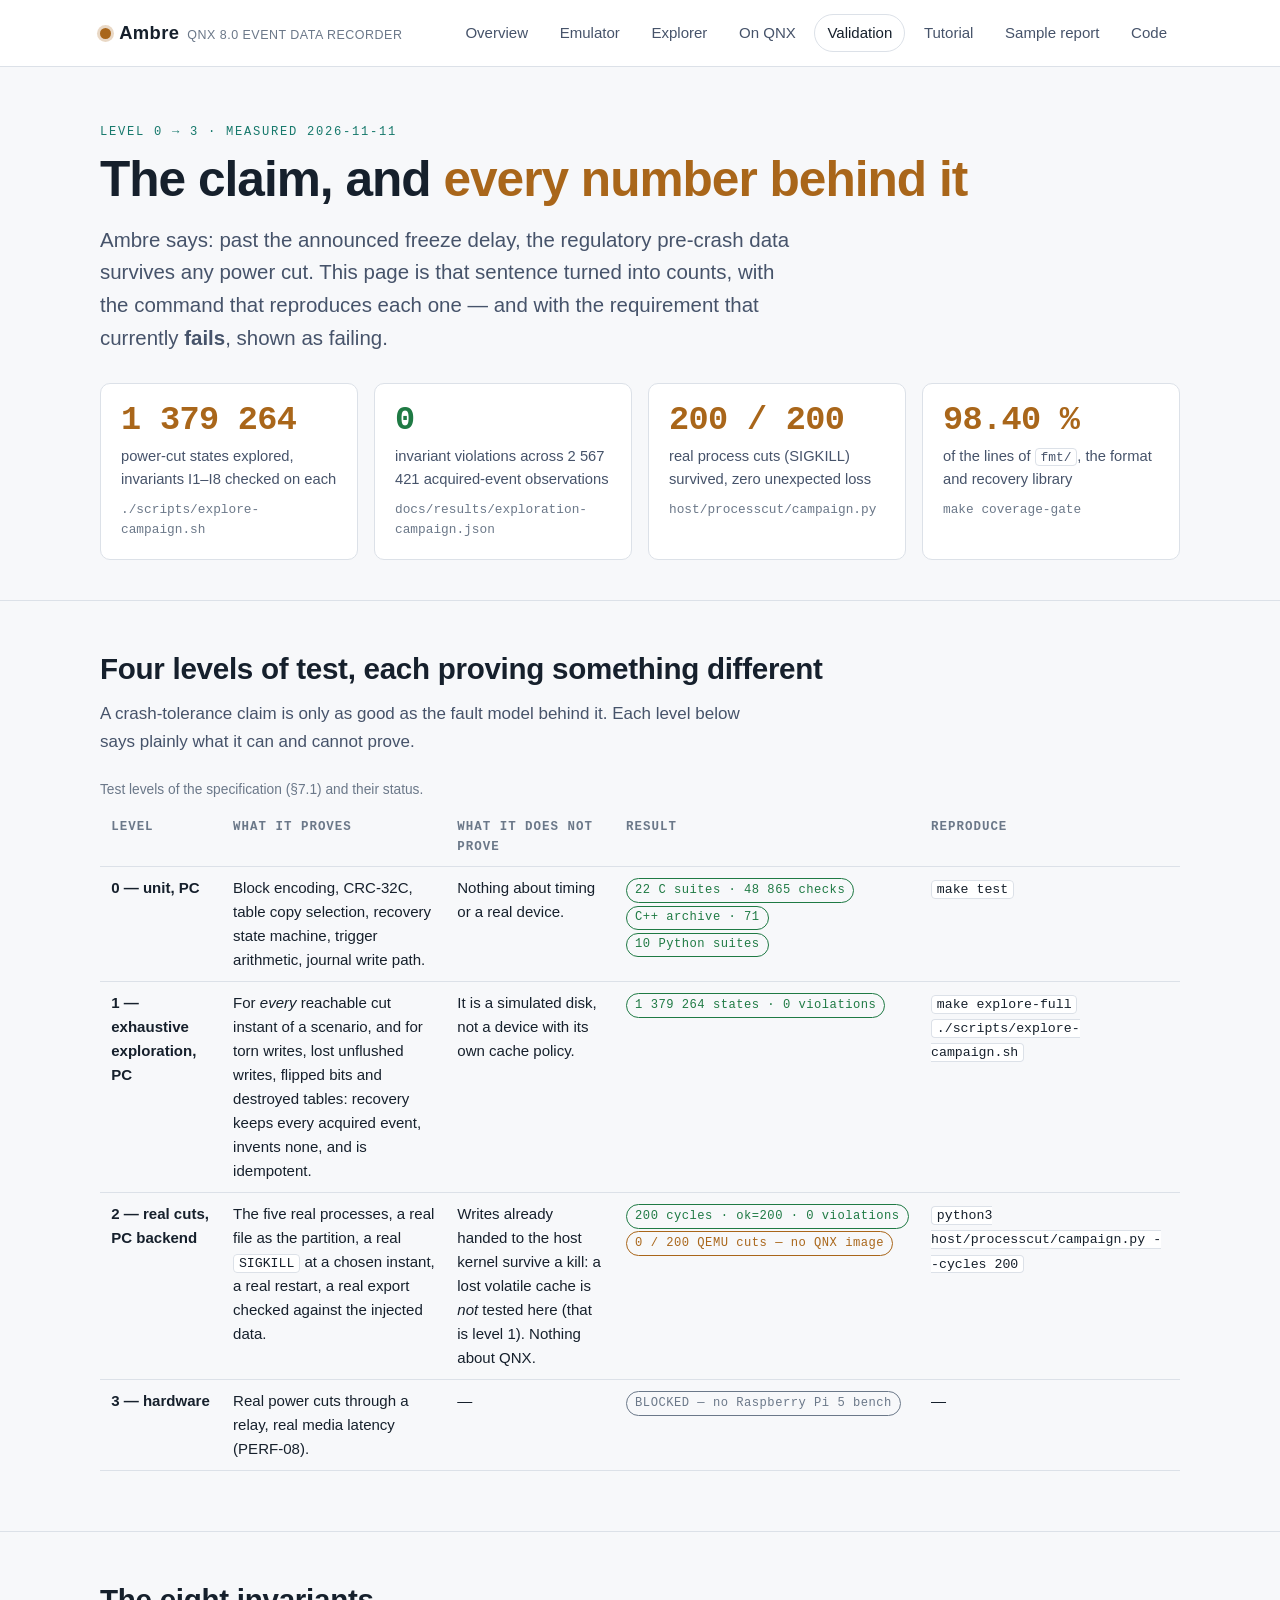
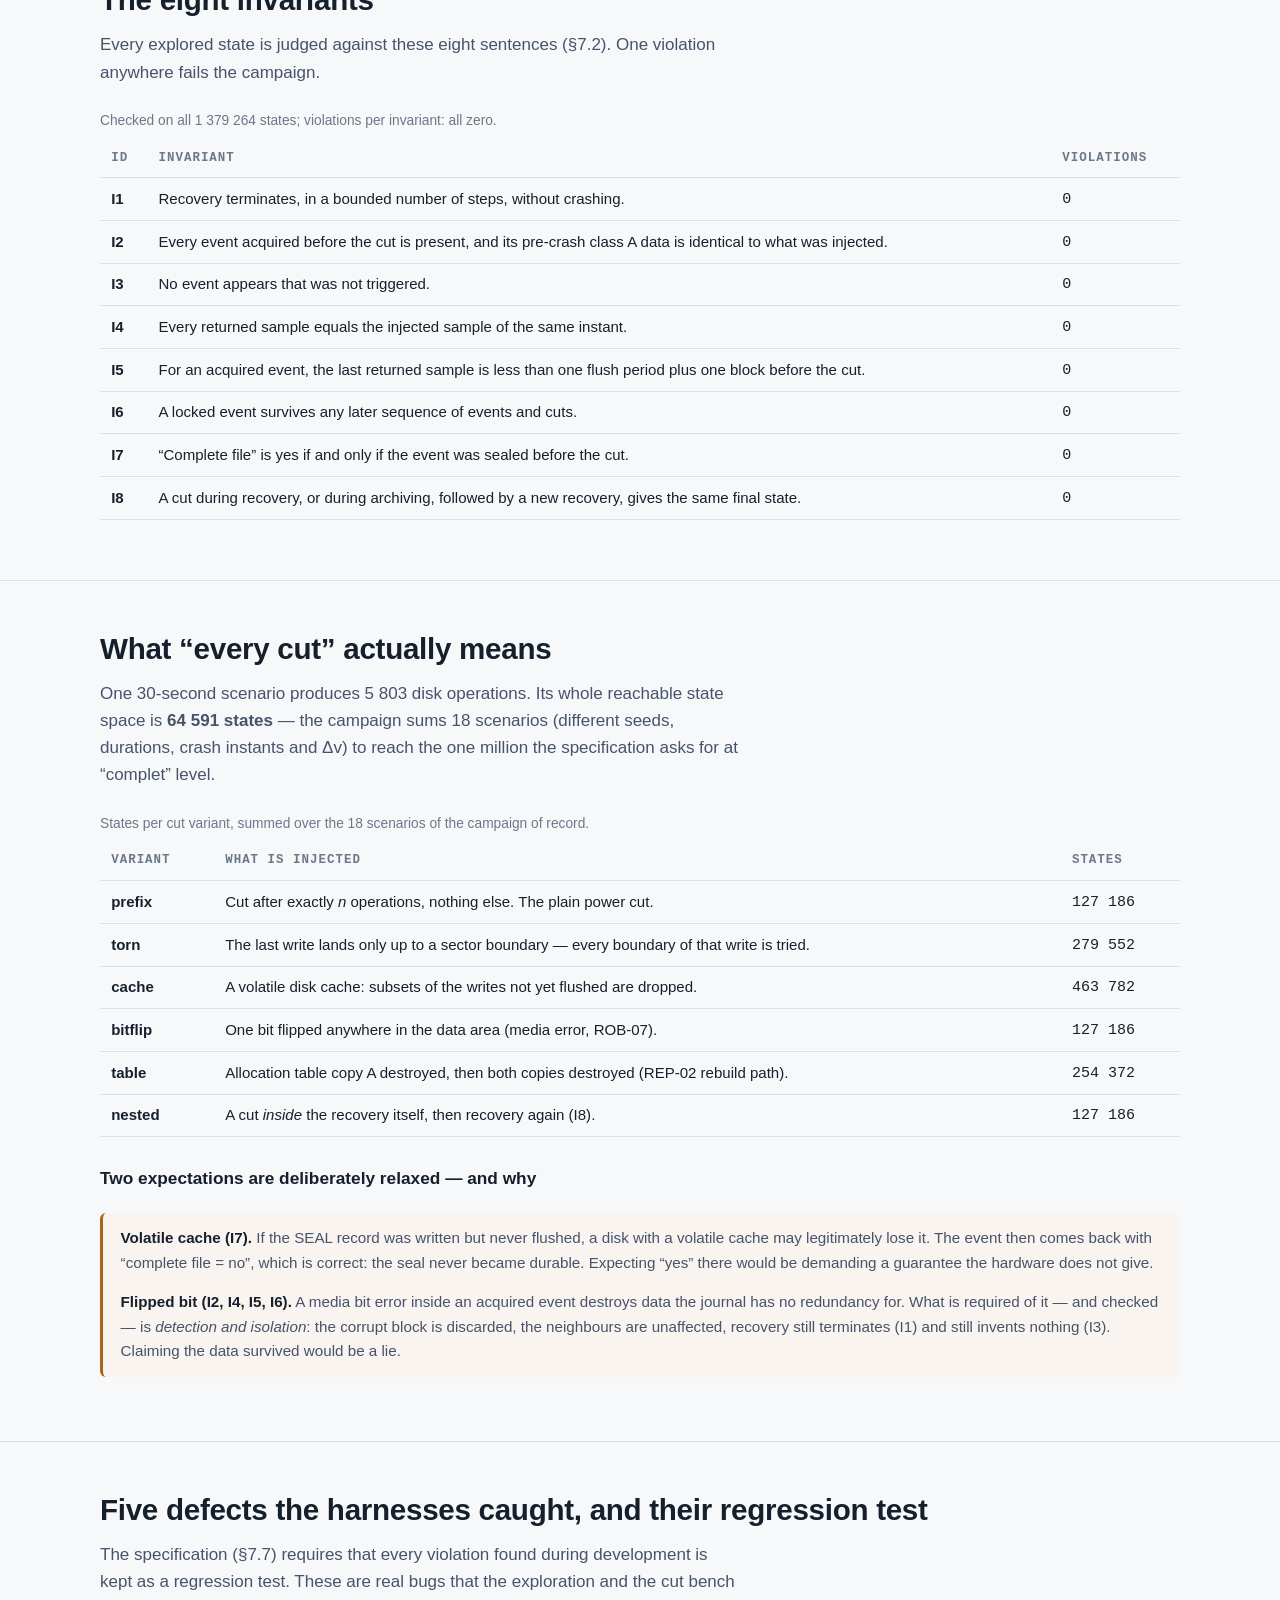
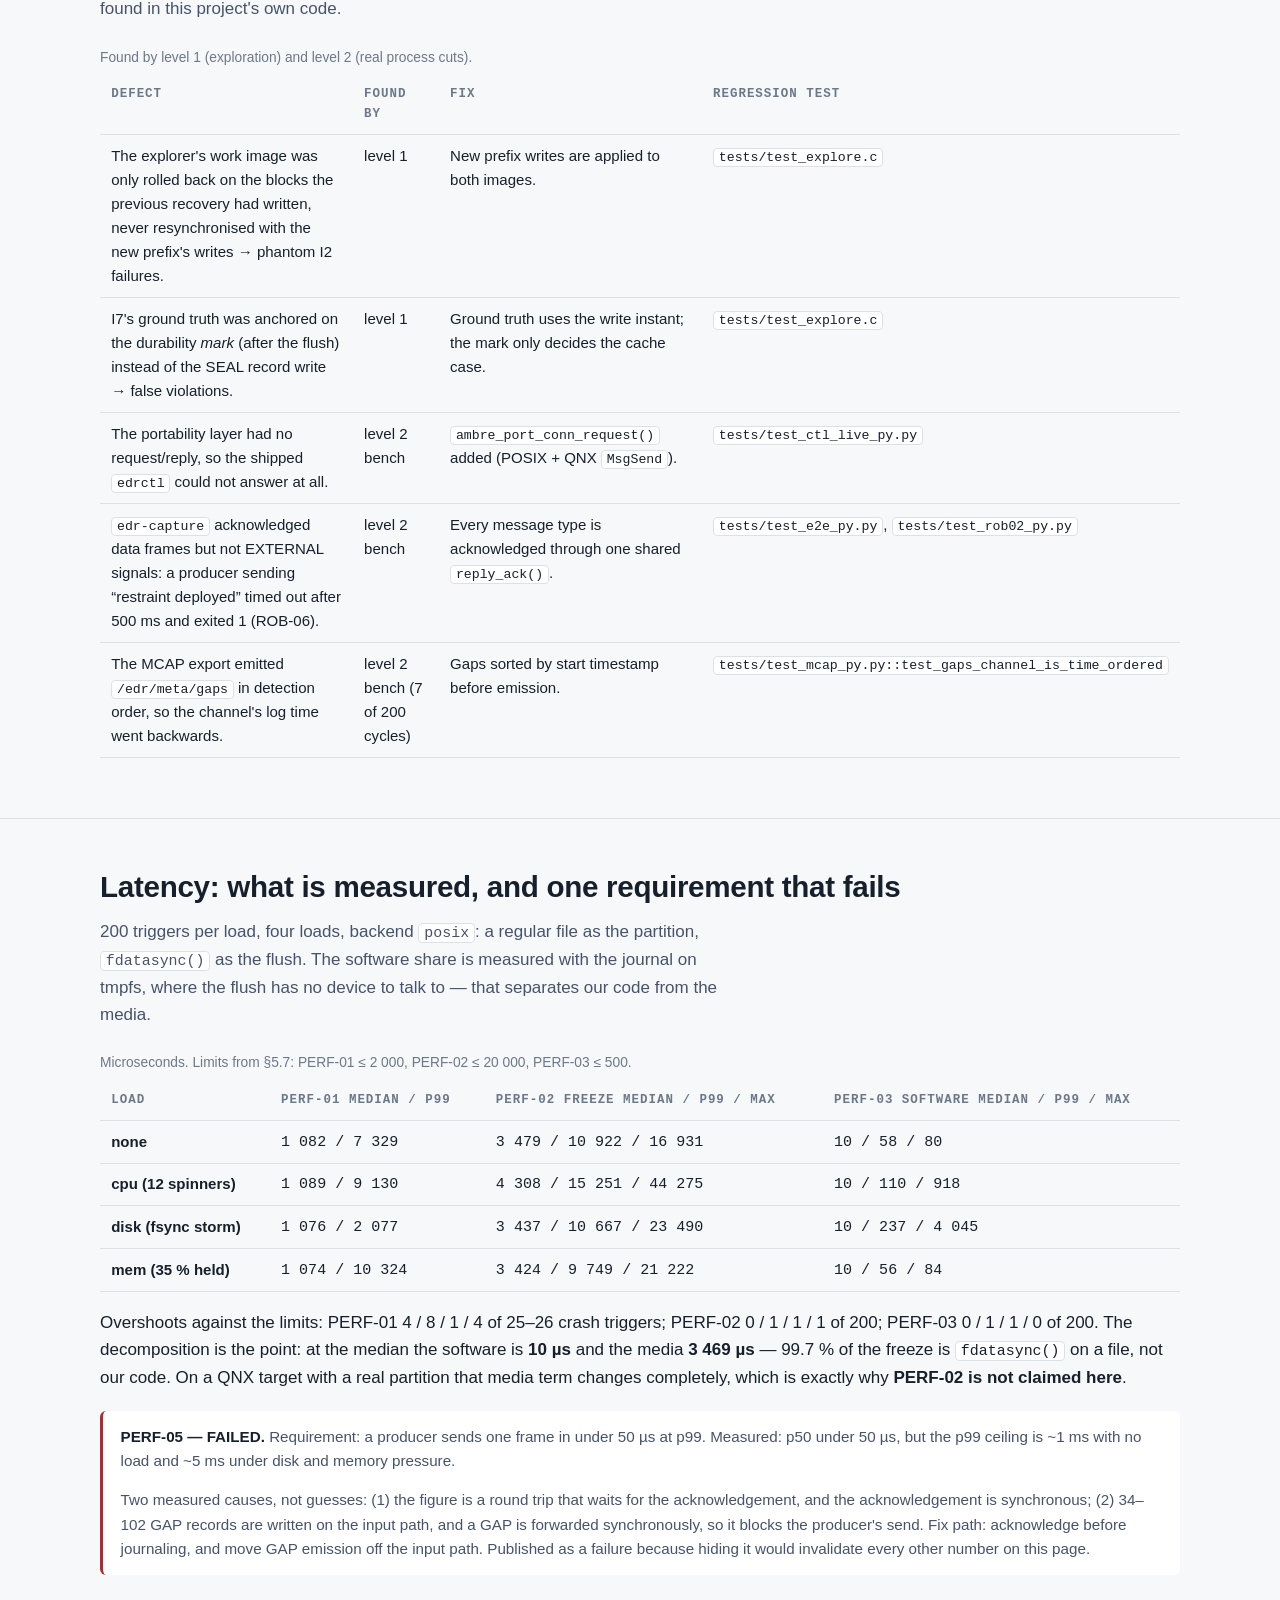
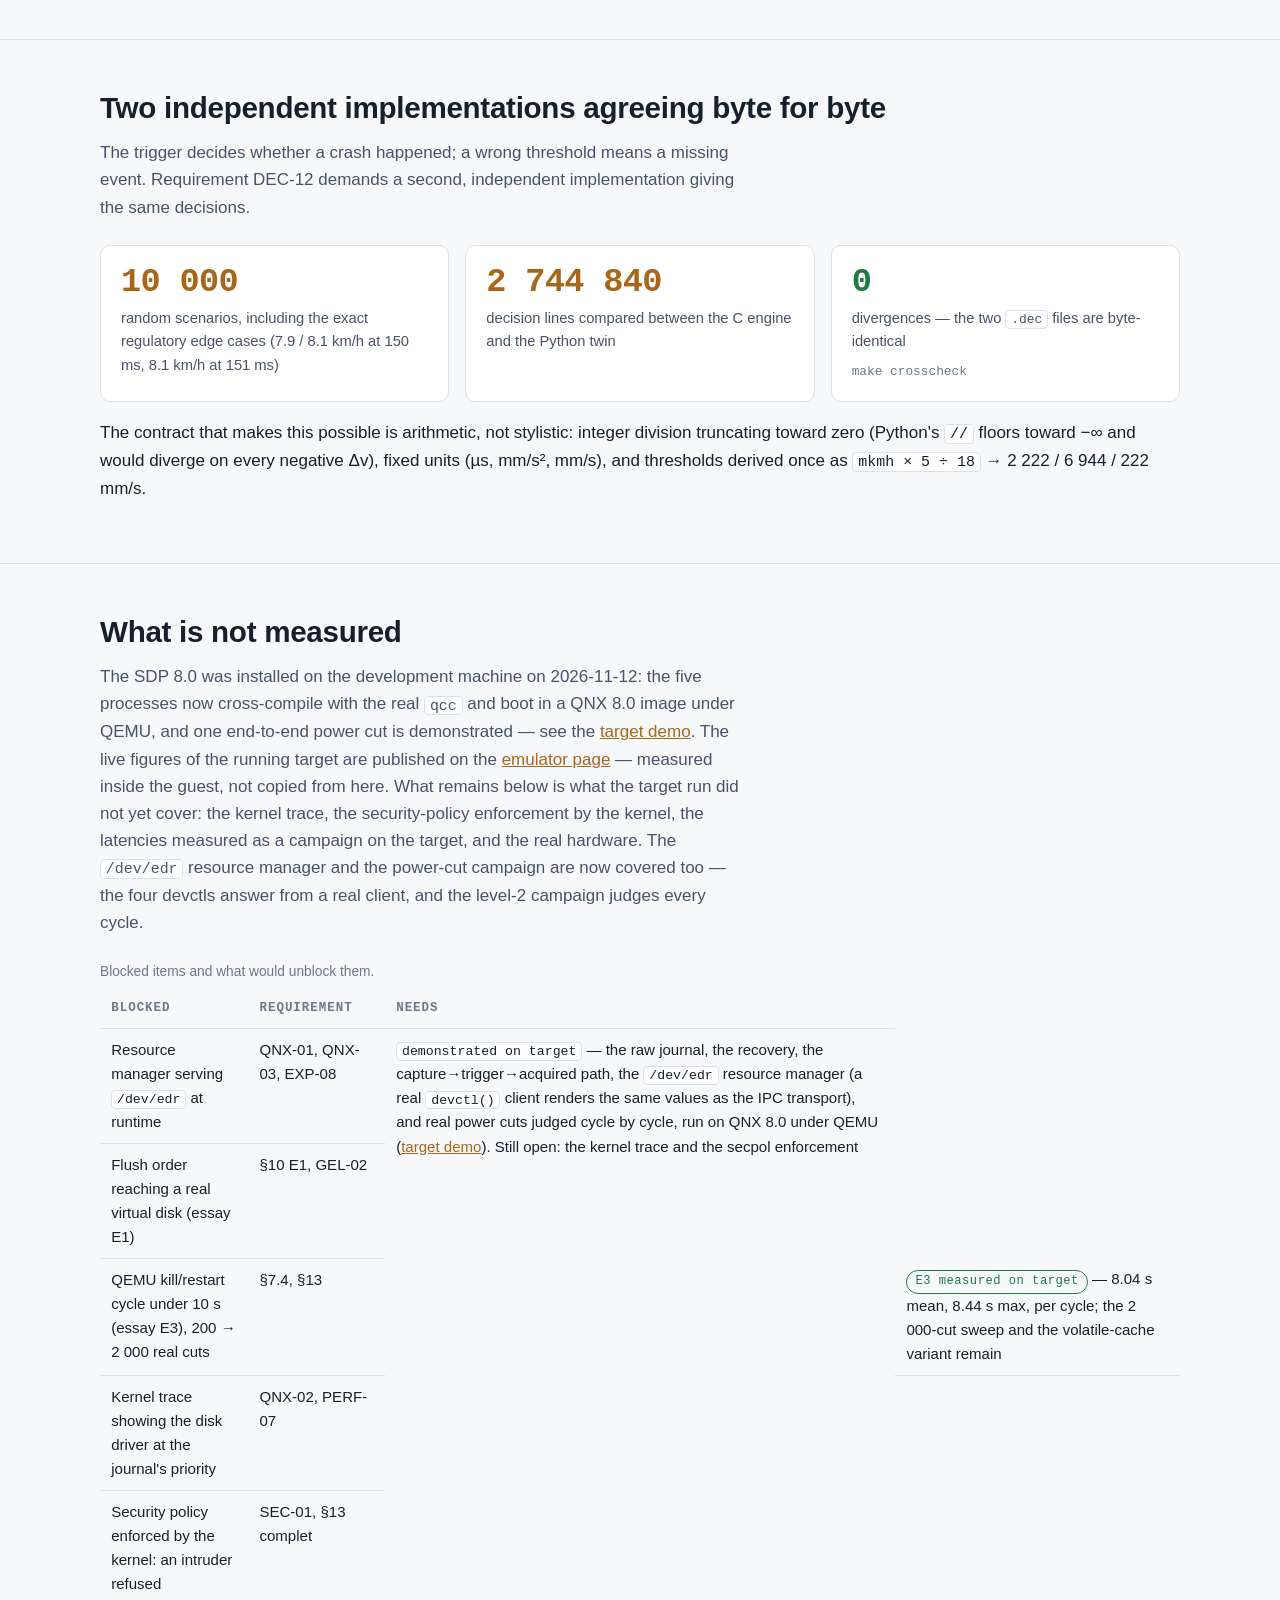
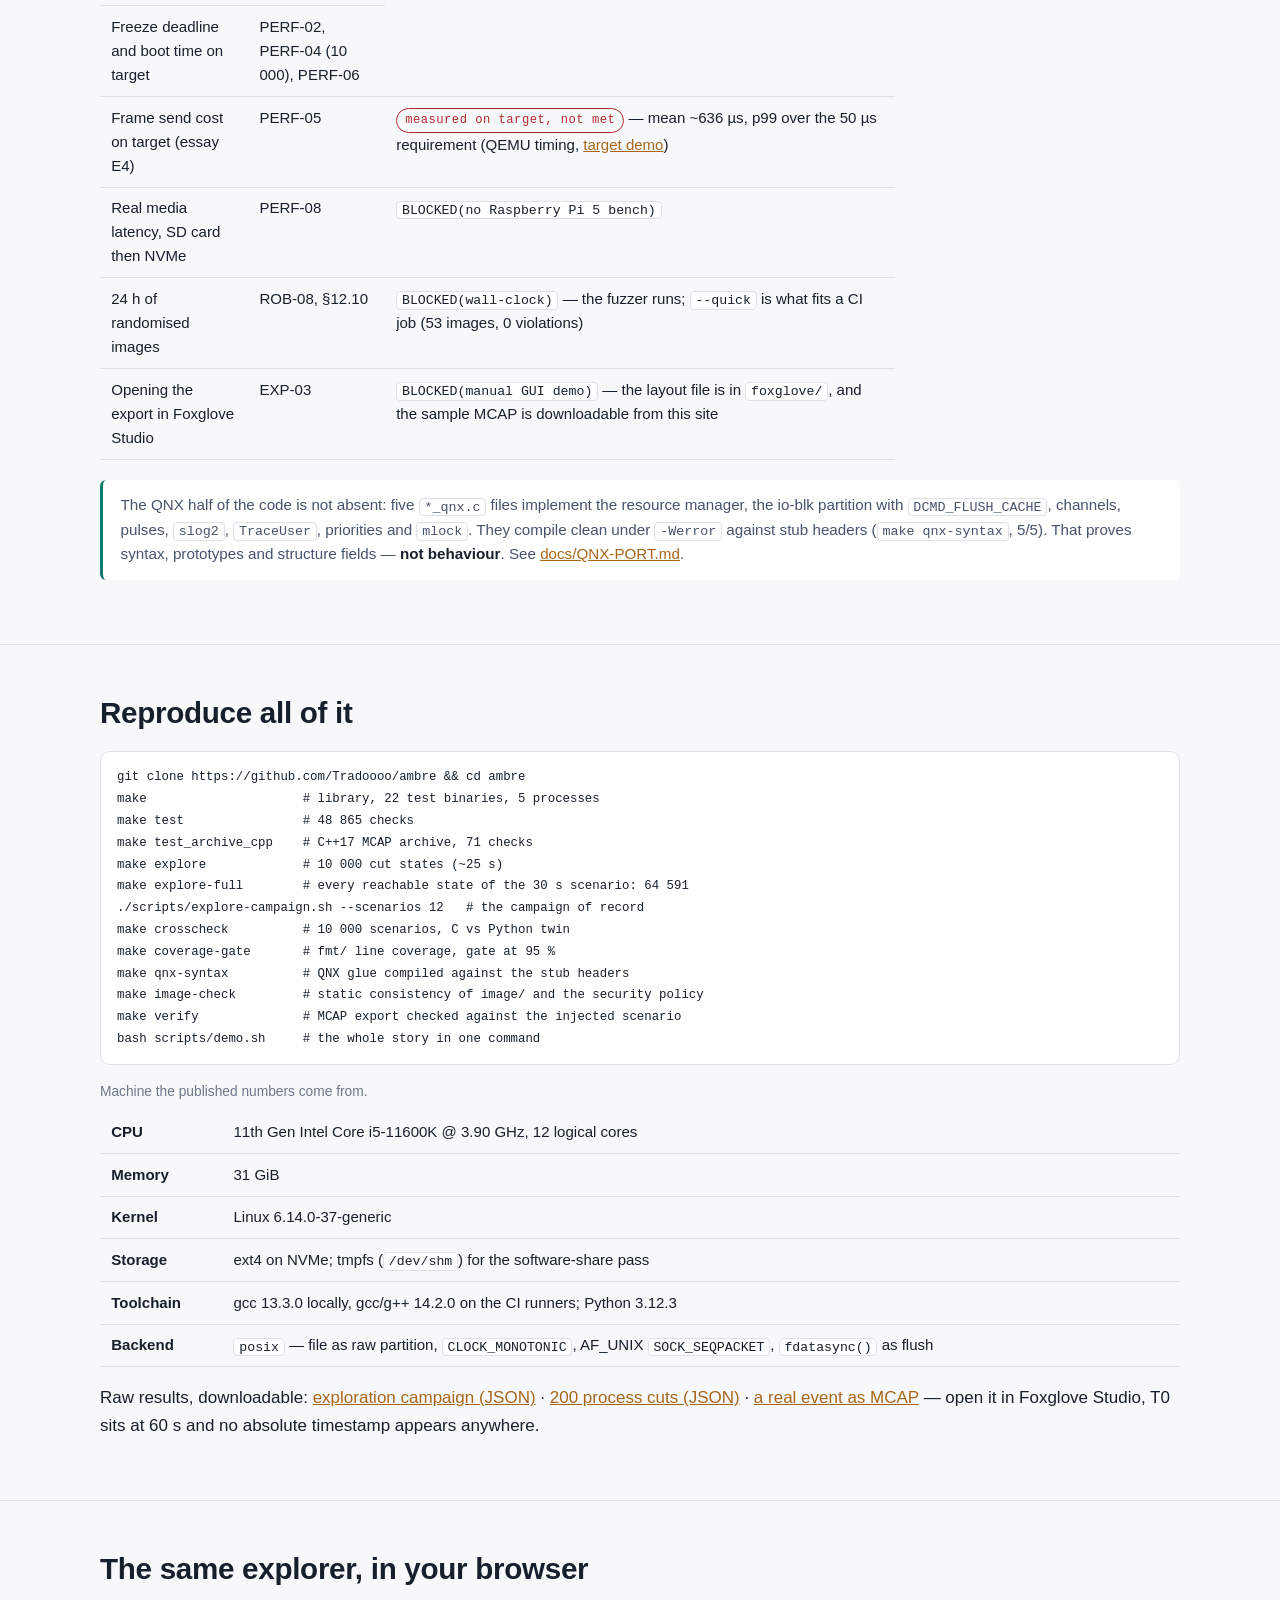
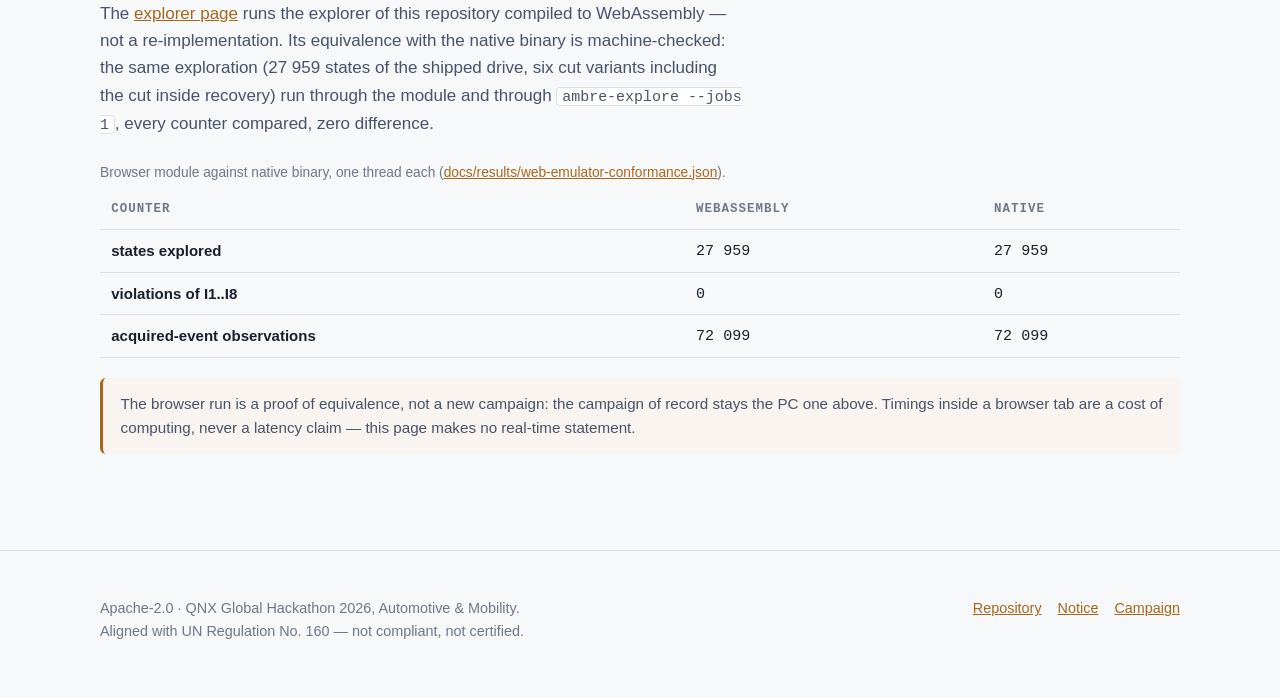
<file: site/validation.html>
<!DOCTYPE html>
<html lang="en">
<head>
<meta charset="utf-8">
<meta name="viewport" content="width=device-width, initial-scale=1">
<title>Validation — Ambre</title>
<meta name="description" content="Every number behind the claim: 1 379 264 power-cut states explored with zero invariant violations, 200 real process cuts, 98.40% coverage of the format library, and the one requirement that fails.">
<meta name="color-scheme" content="dark light">
<link rel="stylesheet" href="assets/ambre.css">
</head>
<body>

<header class="site-header">
  <div class="shell">
    <a class="brand" href="index.html">
      <span class="brand-mark" aria-hidden="true"></span>
      Ambre <small>QNX 8.0 event data recorder</small>
    </a>
    <nav class="site-nav" aria-label="Main">
      <ul>
        <li><a href="index.html">Overview</a></li>
        <li><a href="emulator.html">Emulator</a></li>
        <li><a href="explorer.html">Explorer</a></li>
        <li><a href="on-target.html">On QNX</a></li>
        <li><a href="validation.html" aria-current="page">Validation</a></li>
        <li><a href="tutorial.html">Tutorial</a></li>
        <li><a href="report/index.html">Sample report</a></li>
        <li><a href="https://github.com/Tradoooo/ambre">Code</a></li>
      </ul>
    </nav>
  </div>
</header>

<main id="main">

<section class="hero">
  <div class="shell">
    <p class="kicker">Level 0 → 3 · measured 2026-11-11</p>
    <h1>The claim, and <em>every number behind it</em></h1>
    <p class="hero-lede">
      Ambre says: past the announced freeze delay, the regulatory pre-crash data
      survives any power cut. This page is that sentence turned into counts,
      with the command that reproduces each one — and with the requirement that
      currently <strong>fails</strong>, shown as failing.
    </p>
    <div class="cards">
      <div class="card">
        <div class="card-figure">1 379 264</div>
        <div class="card-label">power-cut states explored, invariants I1–I8 checked on each</div>
        <div class="card-note">./scripts/explore-campaign.sh</div>
      </div>
      <div class="card">
        <div class="card-figure good">0</div>
        <div class="card-label">invariant violations across 2 567 421 acquired-event observations</div>
        <div class="card-note">docs/results/exploration-campaign.json</div>
      </div>
      <div class="card">
        <div class="card-figure">200 / 200</div>
        <div class="card-label">real process cuts (SIGKILL) survived, zero unexpected loss</div>
        <div class="card-note">host/processcut/campaign.py</div>
      </div>
      <div class="card">
        <div class="card-figure">98.40 %</div>
        <div class="card-label">of the lines of <code>fmt/</code>, the format and recovery library</div>
        <div class="card-note">make coverage-gate</div>
      </div>
    </div>
  </div>
</section>

<section class="section">
  <div class="shell">
    <h2 class="section-title">Four levels of test, each proving something different</h2>
    <p class="section-lede">
      A crash-tolerance claim is only as good as the fault model behind it. Each
      level below says plainly what it can and cannot prove.
    </p>
    <table class="data">
      <caption>Test levels of the specification (§7.1) and their status.</caption>
      <thead>
        <tr>
          <th scope="col">Level</th>
          <th scope="col">What it proves</th>
          <th scope="col">What it does not prove</th>
          <th scope="col">Result</th>
          <th scope="col">Reproduce</th>
        </tr>
      </thead>
      <tbody>
        <tr>
          <th scope="row">0 — unit, PC</th>
          <td>Block encoding, CRC-32C, table copy selection, recovery state machine, trigger arithmetic, journal write path.</td>
          <td>Nothing about timing or a real device.</td>
          <td><span class="ok">22 C suites · 48 865 checks</span><br><span class="ok">C++ archive · 71</span><br><span class="ok">10 Python suites</span></td>
          <td><code>make test</code></td>
        </tr>
        <tr>
          <th scope="row">1 — exhaustive exploration, PC</th>
          <td>For <em>every</em> reachable cut instant of a scenario, and for torn writes, lost unflushed writes, flipped bits and destroyed tables: recovery keeps every acquired event, invents none, and is idempotent.</td>
          <td>It is a simulated disk, not a device with its own cache policy.</td>
          <td><span class="ok">1 379 264 states · 0 violations</span></td>
          <td><code>make explore-full</code><br><code>./scripts/explore-campaign.sh</code></td>
        </tr>
        <tr>
          <th scope="row">2 — real cuts, PC backend</th>
          <td>The five real processes, a real file as the partition, a real <code>SIGKILL</code> at a chosen instant, a real restart, a real export checked against the injected data.</td>
          <td>Writes already handed to the host kernel survive a kill: a lost volatile cache is <em>not</em> tested here (that is level 1). Nothing about QNX.</td>
          <td><span class="ok">200 cycles · ok=200 · 0 violations</span><br><span class="warn">0 / 200 QEMU cuts — no QNX image</span></td>
          <td><code>python3 host/processcut/campaign.py --cycles 200</code></td>
        </tr>
        <tr>
          <th scope="row">3 — hardware</th>
          <td>Real power cuts through a relay, real media latency (PERF-08).</td>
          <td>—</td>
          <td><span class="blocked">BLOCKED — no Raspberry Pi 5 bench</span></td>
          <td>—</td>
        </tr>
      </tbody>
    </table>
  </div>
</section>

<section class="section">
  <div class="shell">
    <h2 class="section-title">The eight invariants</h2>
    <p class="section-lede">
      Every explored state is judged against these eight sentences (§7.2). One
      violation anywhere fails the campaign.
    </p>
    <table class="data">
      <caption>Checked on all 1 379 264 states; violations per invariant: all zero.</caption>
      <thead>
        <tr><th scope="col">ID</th><th scope="col">Invariant</th><th class="num" scope="col">Violations</th></tr>
      </thead>
      <tbody>
        <tr><th scope="row">I1</th><td>Recovery terminates, in a bounded number of steps, without crashing.</td><td class="num">0</td></tr>
        <tr><th scope="row">I2</th><td>Every event acquired before the cut is present, and its pre-crash class A data is identical to what was injected.</td><td class="num">0</td></tr>
        <tr><th scope="row">I3</th><td>No event appears that was not triggered.</td><td class="num">0</td></tr>
        <tr><th scope="row">I4</th><td>Every returned sample equals the injected sample of the same instant.</td><td class="num">0</td></tr>
        <tr><th scope="row">I5</th><td>For an acquired event, the last returned sample is less than one flush period plus one block before the cut.</td><td class="num">0</td></tr>
        <tr><th scope="row">I6</th><td>A locked event survives any later sequence of events and cuts.</td><td class="num">0</td></tr>
        <tr><th scope="row">I7</th><td>“Complete file” is yes if and only if the event was sealed before the cut.</td><td class="num">0</td></tr>
        <tr><th scope="row">I8</th><td>A cut during recovery, or during archiving, followed by a new recovery, gives the same final state.</td><td class="num">0</td></tr>
      </tbody>
    </table>
  </div>
</section>

<section class="section">
  <div class="shell">
    <h2 class="section-title">What “every cut” actually means</h2>
    <p class="section-lede">
      One 30-second scenario produces 5 803 disk operations. Its whole reachable
      state space is <strong>64 591 states</strong> — the campaign sums 18
      scenarios (different seeds, durations, crash instants and Δv) to reach the
      one million the specification asks for at “complet” level.
    </p>
    <table class="data">
      <caption>States per cut variant, summed over the 18 scenarios of the campaign of record.</caption>
      <thead>
        <tr><th scope="col">Variant</th><th scope="col">What is injected</th><th class="num" scope="col">States</th></tr>
      </thead>
      <tbody>
        <tr><th scope="row">prefix</th><td>Cut after exactly <em>n</em> operations, nothing else. The plain power cut.</td><td class="num">127 186</td></tr>
        <tr><th scope="row">torn</th><td>The last write lands only up to a sector boundary — every boundary of that write is tried.</td><td class="num">279 552</td></tr>
        <tr><th scope="row">cache</th><td>A volatile disk cache: subsets of the writes not yet flushed are dropped.</td><td class="num">463 782</td></tr>
        <tr><th scope="row">bitflip</th><td>One bit flipped anywhere in the data area (media error, ROB-07).</td><td class="num">127 186</td></tr>
        <tr><th scope="row">table</th><td>Allocation table copy A destroyed, then both copies destroyed (REP-02 rebuild path).</td><td class="num">254 372</td></tr>
        <tr><th scope="row">nested</th><td>A cut <em>inside</em> the recovery itself, then recovery again (I8).</td><td class="num">127 186</td></tr>
      </tbody>
    </table>

    <h3>Two expectations are deliberately relaxed — and why</h3>
    <div class="note note-honesty">
      <p><strong>Volatile cache (I7).</strong> If the SEAL record was written but
      never flushed, a disk with a volatile cache may legitimately lose it. The
      event then comes back with “complete file = no”, which is correct: the seal
      never became durable. Expecting “yes” there would be demanding a guarantee
      the hardware does not give.</p>
      <p><strong>Flipped bit (I2, I4, I5, I6).</strong> A media bit error inside
      an acquired event destroys data the journal has no redundancy for. What is
      required of it — and checked — is <em>detection and isolation</em>: the
      corrupt block is discarded, the neighbours are unaffected, recovery still
      terminates (I1) and still invents nothing (I3). Claiming the data survived
      would be a lie.</p>
    </div>
  </div>
</section>

<section class="section">
  <div class="shell">
    <h2 class="section-title">Five defects the harnesses caught, and their regression test</h2>
    <p class="section-lede">
      The specification (§7.7) requires that every violation found during
      development is kept as a regression test. These are real bugs that the
      exploration and the cut bench found in this project's own code.
    </p>
    <table class="data">
      <caption>Found by level 1 (exploration) and level 2 (real process cuts).</caption>
      <thead>
        <tr><th scope="col">Defect</th><th scope="col">Found by</th><th scope="col">Fix</th><th scope="col">Regression test</th></tr>
      </thead>
      <tbody>
        <tr>
          <td>The explorer's work image was only rolled back on the blocks the previous recovery had written, never resynchronised with the new prefix's writes → phantom I2 failures.</td>
          <td>level 1</td>
          <td>New prefix writes are applied to both images.</td>
          <td><code>tests/test_explore.c</code></td>
        </tr>
        <tr>
          <td>I7's ground truth was anchored on the durability <em>mark</em> (after the flush) instead of the SEAL record write → false violations.</td>
          <td>level 1</td>
          <td>Ground truth uses the write instant; the mark only decides the cache case.</td>
          <td><code>tests/test_explore.c</code></td>
        </tr>
        <tr>
          <td>The portability layer had no request/reply, so the shipped <code>edrctl</code> could not answer at all.</td>
          <td>level 2 bench</td>
          <td><code>ambre_port_conn_request()</code> added (POSIX + QNX <code>MsgSend</code>).</td>
          <td><code>tests/test_ctl_live_py.py</code></td>
        </tr>
        <tr>
          <td><code>edr-capture</code> acknowledged data frames but not EXTERNAL signals: a producer sending “restraint deployed” timed out after 500 ms and exited 1 (ROB-06).</td>
          <td>level 2 bench</td>
          <td>Every message type is acknowledged through one shared <code>reply_ack()</code>.</td>
          <td><code>tests/test_e2e_py.py</code>, <code>tests/test_rob02_py.py</code></td>
        </tr>
        <tr>
          <td>The MCAP export emitted <code>/edr/meta/gaps</code> in detection order, so the channel's log time went backwards.</td>
          <td>level 2 bench (7 of 200 cycles)</td>
          <td>Gaps sorted by start timestamp before emission.</td>
          <td><code>tests/test_mcap_py.py::test_gaps_channel_is_time_ordered</code></td>
        </tr>
      </tbody>
    </table>
  </div>
</section>

<section class="section">
  <div class="shell">
    <h2 class="section-title">Latency: what is measured, and one requirement that fails</h2>
    <p class="section-lede">
      200 triggers per load, four loads, backend <code>posix</code>: a regular
      file as the partition, <code>fdatasync()</code> as the flush. The software
      share is measured with the journal on tmpfs, where the flush has no device
      to talk to — that separates our code from the media.
    </p>
    <table class="data">
      <caption>Microseconds. Limits from §5.7: PERF-01 ≤ 2 000, PERF-02 ≤ 20 000, PERF-03 ≤ 500.</caption>
      <thead>
        <tr>
          <th scope="col">Load</th>
          <th class="num" scope="col">PERF-01 median / p99</th>
          <th class="num" scope="col">PERF-02 freeze median / p99 / max</th>
          <th class="num" scope="col">PERF-03 software median / p99 / max</th>
        </tr>
      </thead>
      <tbody>
        <tr><th scope="row">none</th><td class="num">1 082 / 7 329</td><td class="num">3 479 / 10 922 / 16 931</td><td class="num">10 / 58 / 80</td></tr>
        <tr><th scope="row">cpu (12 spinners)</th><td class="num">1 089 / 9 130</td><td class="num">4 308 / 15 251 / 44 275</td><td class="num">10 / 110 / 918</td></tr>
        <tr><th scope="row">disk (fsync storm)</th><td class="num">1 076 / 2 077</td><td class="num">3 437 / 10 667 / 23 490</td><td class="num">10 / 237 / 4 045</td></tr>
        <tr><th scope="row">mem (35 % held)</th><td class="num">1 074 / 10 324</td><td class="num">3 424 / 9 749 / 21 222</td><td class="num">10 / 56 / 84</td></tr>
      </tbody>
    </table>
    <p>
      Overshoots against the limits: PERF-01 4 / 8 / 1 / 4 of 25–26 crash
      triggers; PERF-02 0 / 1 / 1 / 1 of 200; PERF-03 0 / 1 / 1 / 0 of 200.
      The decomposition is the point: at the median the software is
      <strong>10 µs</strong> and the media <strong>3 469 µs</strong> — 99.7 % of
      the freeze is <code>fdatasync()</code> on a file, not our code. On a QNX
      target with a real partition that media term changes completely, which is
      exactly why <strong>PERF-02 is not claimed here</strong>.
    </p>

    <div class="note note-fail">
      <p><strong>PERF-05 — FAILED.</strong> Requirement: a producer sends one
      frame in under 50 µs at p99. Measured: p50 under 50 µs, but the p99
      ceiling is ~1 ms with no load and ~5 ms under disk and memory pressure.</p>
      <p>Two measured causes, not guesses: (1) the figure is a round trip that
      waits for the acknowledgement, and the acknowledgement is synchronous;
      (2) 34–102 GAP records are written on the input path, and a GAP is
      forwarded synchronously, so it blocks the producer's send. Fix path:
      acknowledge before journaling, and move GAP emission off the input path.
      Published as a failure because hiding it would invalidate every other
      number on this page.</p>
    </div>
  </div>
</section>

<section class="section">
  <div class="shell">
    <h2 class="section-title">Two independent implementations agreeing byte for byte</h2>
    <p class="section-lede">
      The trigger decides whether a crash happened; a wrong threshold means a
      missing event. Requirement DEC-12 demands a second, independent
      implementation giving the same decisions.
    </p>
    <div class="cards">
      <div class="card">
        <div class="card-figure">10 000</div>
        <div class="card-label">random scenarios, including the exact regulatory edge cases (7.9 / 8.1 km/h at 150 ms, 8.1 km/h at 151 ms)</div>
      </div>
      <div class="card">
        <div class="card-figure">2 744 840</div>
        <div class="card-label">decision lines compared between the C engine and the Python twin</div>
      </div>
      <div class="card">
        <div class="card-figure good">0</div>
        <div class="card-label">divergences — the two <code>.dec</code> files are byte-identical</div>
        <div class="card-note">make crosscheck</div>
      </div>
    </div>
    <p>
      The contract that makes this possible is arithmetic, not stylistic:
      integer division truncating toward zero (Python's <code>//</code> floors
      toward −∞ and would diverge on every negative Δv), fixed units
      (µs, mm/s², mm/s), and thresholds derived once as
      <code>mkmh × 5 ÷ 18</code> → 2 222 / 6 944 / 222 mm/s.
    </p>
  </div>
</section>

<section class="section">
  <div class="shell">
    <h2 class="section-title">What is not measured</h2>
    <p class="section-lede">
      The SDP 8.0 was installed on the development machine on 2026-11-12: the five
      processes now cross-compile with the real <code>qcc</code> and boot in a QNX 8.0 image under QEMU,
      and one end-to-end power cut is demonstrated — see the
      <a href="on-target.html">target demo</a>. The live figures of the running target are published
      on the <a href="emulator.html">emulator page</a> — measured inside the guest, not copied from here.
      What remains below is what the target run did not yet
      cover: the kernel trace, the security-policy enforcement by the kernel, the latencies measured as a
      campaign on the target, and the real hardware. The <code>/dev/edr</code> resource manager and the
      power-cut campaign are now covered too — the four devctls answer from a real client, and the
      level-2 campaign judges every cycle.
    </p>
    <table class="data">
      <caption>Blocked items and what would unblock them.</caption>
      <thead>
        <tr><th scope="col">Blocked</th><th scope="col">Requirement</th><th scope="col">Needs</th></tr>
      </thead>
      <tbody>
        <tr><td>Resource manager serving <code>/dev/edr</code> at runtime</td><td>QNX-01, QNX-03, EXP-08</td><td rowspan="6"><code>demonstrated on target</code> — the raw journal, the recovery, the capture→trigger→acquired path, the <code>/dev/edr</code> resource manager (a real <code>devctl()</code> client renders the same values as the IPC transport), and real power cuts judged cycle by cycle, run on QNX 8.0 under QEMU (<a href="on-target.html">target demo</a>). Still open: the kernel trace and the secpol enforcement</td></tr>
        <tr><td>Flush order reaching a real virtual disk (essay E1)</td><td>§10 E1, GEL-02</td></tr>
        <tr><td>QEMU kill/restart cycle under 10 s (essay E3), 200 → 2 000 real cuts</td><td>§7.4, §13</td><td><span class="ok">E3 measured on target</span> — 8.04 s mean, 8.44 s max, per cycle; the 2 000-cut sweep and the volatile-cache variant remain</td></tr>
        <tr><td>Kernel trace showing the disk driver at the journal's priority</td><td>QNX-02, PERF-07</td></tr>
        <tr><td>Security policy enforced by the kernel: an intruder refused</td><td>SEC-01, §13 complet</td></tr>
        <tr><td>Freeze deadline and boot time on target</td><td>PERF-02, PERF-04 (10 000), PERF-06</td></tr>
        <tr><td>Frame send cost on target (essay E4)</td><td>PERF-05</td><td><span class="fail">measured on target, not met</span> — mean ~636 µs, p99 over the 50 µs requirement (QEMU timing, <a href="on-target.html">target demo</a>)</td></tr>
        <tr><td>Real media latency, SD card then NVMe</td><td>PERF-08</td><td><code>BLOCKED(no Raspberry Pi 5 bench)</code></td></tr>
        <tr><td>24 h of randomised images</td><td>ROB-08, §12.10</td><td><code>BLOCKED(wall-clock)</code> — the fuzzer runs; <code>--quick</code> is what fits a CI job (53 images, 0 violations)</td></tr>
        <tr><td>Opening the export in Foxglove Studio</td><td>EXP-03</td><td><code>BLOCKED(manual GUI demo)</code> — the layout file is in <code>foxglove/</code>, and the sample MCAP is downloadable from this site</td></tr>
      </tbody>
    </table>
    <div class="note">
      <p>The QNX half of the code is not absent: five <code>*_qnx.c</code> files
      implement the resource manager, the io-blk partition with
      <code>DCMD_FLUSH_CACHE</code>, channels, pulses, <code>slog2</code>,
      <code>TraceUser</code>, priorities and <code>mlock</code>. They compile
      clean under <code>-Werror</code> against stub headers
      (<code>make qnx-syntax</code>, 5/5). That proves syntax, prototypes and
      structure fields — <strong>not behaviour</strong>. See
      <a href="https://github.com/Tradoooo/ambre/blob/main/docs/QNX-PORT.md">docs/QNX-PORT.md</a>.</p>
    </div>
  </div>
</section>

<section class="section">
  <div class="shell">
    <h2 class="section-title">Reproduce all of it</h2>
    <pre class="code"><code>git clone https://github.com/Tradoooo/ambre &amp;&amp; cd ambre
make                     # library, 22 test binaries, 5 processes
make test                # 48 865 checks
make test_archive_cpp    # C++17 MCAP archive, 71 checks
make explore             # 10 000 cut states (~25 s)
make explore-full        # every reachable state of the 30 s scenario: 64 591
./scripts/explore-campaign.sh --scenarios 12   # the campaign of record
make crosscheck          # 10 000 scenarios, C vs Python twin
make coverage-gate       # fmt/ line coverage, gate at 95 %
make qnx-syntax          # QNX glue compiled against the stub headers
make image-check         # static consistency of image/ and the security policy
make verify              # MCAP export checked against the injected scenario
bash scripts/demo.sh     # the whole story in one command</code></pre>
    <table class="data">
      <caption>Machine the published numbers come from.</caption>
      <tbody>
        <tr><th scope="row">CPU</th><td>11th Gen Intel Core i5-11600K @ 3.90 GHz, 12 logical cores</td></tr>
        <tr><th scope="row">Memory</th><td>31 GiB</td></tr>
        <tr><th scope="row">Kernel</th><td>Linux 6.14.0-37-generic</td></tr>
        <tr><th scope="row">Storage</th><td>ext4 on NVMe; tmpfs (<code>/dev/shm</code>) for the software-share pass</td></tr>
        <tr><th scope="row">Toolchain</th><td>gcc 13.3.0 locally, gcc/g++ 14.2.0 on the CI runners; Python 3.12.3</td></tr>
        <tr><th scope="row">Backend</th><td><code>posix</code> — file as raw partition, <code>CLOCK_MONOTONIC</code>, AF_UNIX <code>SOCK_SEQPACKET</code>, <code>fdatasync()</code> as flush</td></tr>
      </tbody>
    </table>
    <p>
      Raw results, downloadable:
      <a href="assets/data/exploration-campaign.json">exploration campaign (JSON)</a> ·
      <a href="assets/data/processcut-200.json">200 process cuts (JSON)</a> ·
      <a href="assets/data/sample-event.mcap">a real event as MCAP</a> — open it in
      Foxglove Studio, T0 sits at 60 s and no absolute timestamp appears anywhere.
    </p>
  </div>
</section>

<!-- ---------------------------------------------- the explorer in a tab --- -->
<section class="section">
  <div class="shell">
    <h2 class="section-title">The same explorer, in your browser</h2>
    <p class="section-lede">The <a href="explorer.html">explorer page</a> runs the
    explorer of this repository compiled to WebAssembly — not a re-implementation.
    Its equivalence with the native binary is machine-checked: the same
    exploration (27 959 states of the shipped drive, six cut variants including
    the cut inside recovery) run through the module and through
    <code>ambre-explore --jobs 1</code>, every counter compared, zero difference.</p>
    <table class="data">
      <caption>Browser module against native binary, one thread each
      (<a href="https://github.com/Tradoooo/ambre/blob/main/docs/results/web-emulator-conformance.json">docs/results/web-emulator-conformance.json</a>).</caption>
      <thead>
        <tr><th scope="col">Counter</th><th scope="col" class="num">WebAssembly</th><th scope="col" class="num">native</th></tr>
      </thead>
      <tbody>
        <tr><th scope="row">states explored</th><td class="num">27 959</td><td class="num">27 959</td></tr>
        <tr><th scope="row">violations of I1..I8</th><td class="num">0</td><td class="num">0</td></tr>
        <tr><th scope="row">acquired-event observations</th><td class="num">72 099</td><td class="num">72 099</td></tr>
      </tbody>
    </table>
    <p class="note note-honesty">The browser run is a proof of equivalence, not a
    new campaign: the campaign of record stays the PC one above. Timings inside a
    browser tab are a cost of computing, never a latency claim — this page makes
    no real-time statement.</p>
  </div>
</section>

</main>

<footer class="site-footer">
  <div class="shell">
    <p>Apache-2.0 · QNX Global Hackathon 2026, Automotive &amp; Mobility.<br>
       Aligned with UN Regulation No.&nbsp;160 — not compliant, not certified.</p>
    <nav aria-label="Footer">
      <ul>
        <li><a href="https://github.com/Tradoooo/ambre">Repository</a></li>
        <li><a href="https://github.com/Tradoooo/ambre/blob/main/NOTICE">Notice</a></li>
        <li><a href="https://github.com/Tradoooo/ambre/blob/main/docs/CAMPAIGN.md">Campaign</a></li>
      </ul>
    </nav>
  </div>
</footer>

</body>
</html>
</file>
<file: site/assets/ambre.css>
/*
 * ambre.css — design system of the Ambre project site.
 *
 * Self-contained on purpose: no CDN, no web font, no framework, no analytics.
 * The site must open offline and load in one request. System font stack only.
 *
 * Conventions used by every page (see site/_template.html):
 *   .shell        page-width container
 *   .site-header / .site-nav / .site-footer
 *   .hero, .hero-lede, .hero-actions
 *   .cards, .card, .card-figure, .card-label
 *   .section, .section-title, .section-lede
 *   .timeline (the freeze chronology), .tl-step, .tl-cut
 *   table.data (every numeric table), .num (right-aligned figures)
 *   .ok / .fail / .blocked / .warn  (status pills)
 *   pre.code (copyable command blocks)
 *   .note, .note-honesty (the mandatory honesty callouts)
 */

:root {
    --bg: #0e1116;
    --bg-soft: #151a21;
    --bg-card: #1a2029;
    --line: #2a323d;
    --ink: #e8edf4;
    --ink-soft: #a7b2c1;
    --ink-dim: #7d8899;
    --amber: #f2a33c;
    --amber-soft: #ffd39a;
    --teal: #46c3b2;
    --red: #ef6b6b;
    --green: #62d188;
    --radius: 10px;
    --mono: ui-monospace, SFMono-Regular, "SF Mono", Menlo, Consolas,
            "Liberation Mono", monospace;
    --sans: -apple-system, BlinkMacSystemFont, "Segoe UI", Roboto, Helvetica,
            Arial, sans-serif;
}

@media (prefers-color-scheme: light) {
    :root {
        --bg: #f7f8fa;
        --bg-soft: #ffffff;
        --bg-card: #ffffff;
        --line: #dce1e8;
        --ink: #16202c;
        --ink-soft: #46536a;
        --ink-dim: #6b7889;
        --amber: #a9661a;
        --amber-soft: #7a4a12;
        --teal: #17796c;
        --red: #b3282d;
        --green: #1f7a44;
    }
}

* { box-sizing: border-box; }

html { scroll-behavior: smooth; }

body {
    margin: 0;
    background: var(--bg);
    color: var(--ink);
    font-family: var(--sans);
    font-size: 17px;
    line-height: 1.6;
    -webkit-font-smoothing: antialiased;
}

.shell {
    width: min(1080px, 100% - 2.5rem);
    margin-inline: auto;
}

a { color: var(--amber); }
a:hover { color: var(--amber-soft); }

/* ------------------------------------------------------------- header --- */

.site-header {
    border-bottom: 1px solid var(--line);
    background: var(--bg-soft);
    position: sticky;
    top: 0;
    z-index: 10;
}

.site-header .shell {
    display: flex;
    align-items: center;
    gap: 1.5rem;
    padding-block: 0.85rem;
    flex-wrap: wrap;
}

.brand {
    display: flex;
    align-items: baseline;
    gap: 0.5rem;
    font-weight: 700;
    letter-spacing: 0.02em;
    color: var(--ink);
    text-decoration: none;
    font-size: 1.15rem;
}

.brand-mark {
    display: inline-block;
    width: 0.7rem;
    height: 0.7rem;
    border-radius: 50%;
    background: var(--amber);
    box-shadow: 0 0 0 3px color-mix(in srgb, var(--amber) 25%, transparent);
}

.brand small {
    font-weight: 400;
    color: var(--ink-dim);
    font-size: 0.78rem;
    letter-spacing: 0.04em;
    text-transform: uppercase;
}

.site-nav { margin-left: auto; }

.site-nav ul {
    display: flex;
    gap: 0.35rem;
    list-style: none;
    margin: 0;
    padding: 0;
    flex-wrap: wrap;
}

.site-nav a {
    display: block;
    padding: 0.4rem 0.75rem;
    border-radius: 999px;
    color: var(--ink-soft);
    text-decoration: none;
    font-size: 0.94rem;
    border: 1px solid transparent;
}

.site-nav a:hover { color: var(--ink); background: var(--bg-card); }

.site-nav a[aria-current="page"] {
    color: var(--ink);
    border-color: var(--line);
    background: var(--bg-card);
}

/* --------------------------------------------------------------- hero --- */

.hero { padding: 3.5rem 0 2.5rem; }

.hero h1 {
    font-size: clamp(2rem, 5vw, 3.1rem);
    line-height: 1.12;
    margin: 0 0 1rem;
    letter-spacing: -0.02em;
}

.hero h1 em {
    font-style: normal;
    color: var(--amber);
}

.hero-lede {
    font-size: clamp(1.05rem, 2.2vw, 1.28rem);
    color: var(--ink-soft);
    max-width: 62ch;
    margin: 0 0 1.75rem;
}

.hero-actions {
    display: flex;
    gap: 0.75rem;
    flex-wrap: wrap;
    margin-bottom: 2.5rem;
}

.btn {
    display: inline-block;
    padding: 0.7rem 1.25rem;
    border-radius: var(--radius);
    text-decoration: none;
    font-weight: 600;
    font-size: 0.98rem;
    border: 1px solid var(--line);
    color: var(--ink);
    background: var(--bg-card);
}

.btn:hover { border-color: var(--amber); color: var(--amber); }

.btn-primary {
    background: var(--amber);
    border-color: var(--amber);
    color: #16202c;
}

.btn-primary:hover { background: var(--amber-soft); color: #16202c; }

/* -------------------------------------------------------------- cards --- */

.cards {
    display: grid;
    gap: 1rem;
    grid-template-columns: repeat(auto-fit, minmax(210px, 1fr));
}

.card {
    background: var(--bg-card);
    border: 1px solid var(--line);
    border-radius: var(--radius);
    padding: 1.15rem 1.25rem;
}

.card-figure {
    font-family: var(--mono);
    font-size: clamp(1.6rem, 4vw, 2.1rem);
    font-weight: 700;
    color: var(--amber);
    line-height: 1.1;
    letter-spacing: -0.02em;
}

.card-figure.good { color: var(--green); }
.card-figure.bad { color: var(--red); }

.card-label {
    color: var(--ink-soft);
    font-size: 0.92rem;
    margin-top: 0.35rem;
}

.card-note {
    color: var(--ink-dim);
    font-size: 0.8rem;
    font-family: var(--mono);
    margin-top: 0.5rem;
}

.card h3 { margin: 0 0 0.5rem; font-size: 1.05rem; }
.card p { margin: 0; color: var(--ink-soft); font-size: 0.95rem; }

/* ------------------------------------------------------------ sections --- */

.section { padding: 2.75rem 0; border-top: 1px solid var(--line); }

.section-title {
    font-size: clamp(1.4rem, 3vw, 1.85rem);
    margin: 0 0 0.5rem;
    letter-spacing: -0.01em;
}

.section-lede {
    color: var(--ink-soft);
    max-width: 68ch;
    margin: 0 0 1.5rem;
}

.section h3 { font-size: 1.08rem; margin: 1.75rem 0 0.5rem; }

.kicker {
    font-family: var(--mono);
    font-size: 0.76rem;
    text-transform: uppercase;
    letter-spacing: 0.14em;
    color: var(--teal);
    margin: 0 0 0.6rem;
}

/* ------------------------------------------------------------ timeline --- */

.timeline {
    display: grid;
    gap: 0.5rem;
    margin: 1.25rem 0;
}

.tl-step {
    display: grid;
    grid-template-columns: 6.5rem 1fr;
    gap: 1rem;
    align-items: baseline;
    padding: 0.6rem 0.85rem;
    background: var(--bg-card);
    border: 1px solid var(--line);
    border-left: 3px solid var(--teal);
    border-radius: 6px;
}

.tl-step b {
    font-family: var(--mono);
    font-size: 0.86rem;
    color: var(--teal);
    white-space: nowrap;
}

.tl-step span { color: var(--ink-soft); font-size: 0.95rem; }

.tl-cut {
    border-left-color: var(--red);
    background: color-mix(in srgb, var(--red) 8%, var(--bg-card));
}

.tl-cut b { color: var(--red); }

.tl-acquired { border-left-color: var(--amber); }
.tl-acquired b { color: var(--amber); }

/* -------------------------------------------------------------- tables --- */

table.data {
    width: 100%;
    border-collapse: collapse;
    margin: 1rem 0;
    font-size: 0.94rem;
}

table.data caption {
    caption-side: top;
    text-align: left;
    color: var(--ink-dim);
    font-size: 0.86rem;
    padding-bottom: 0.5rem;
}

table.data th, table.data td {
    text-align: left;
    padding: 0.55rem 0.7rem;
    border-bottom: 1px solid var(--line);
    vertical-align: top;
}

table.data thead th {
    color: var(--ink-dim);
    font-family: var(--mono);
    font-size: 0.78rem;
    text-transform: uppercase;
    letter-spacing: 0.08em;
    border-bottom: 1px solid var(--line);
}

table.data tbody tr:hover { background: var(--bg-card); }

.num { font-family: var(--mono); text-align: right; white-space: nowrap; }
td.num, th.num { text-align: right; }

/* -------------------------------------------------------------- status --- */

.ok, .fail, .blocked, .warn {
    display: inline-block;
    padding: 0.1rem 0.5rem;
    border-radius: 999px;
    font-family: var(--mono);
    font-size: 0.76rem;
    letter-spacing: 0.04em;
    border: 1px solid currentColor;
    white-space: nowrap;
}

.ok { color: var(--green); }
.fail { color: var(--red); }
.blocked { color: var(--ink-dim); }
.warn { color: var(--amber); }

/* ---------------------------------------------------------------- code --- */

pre.code {
    background: var(--bg-card);
    border: 1px solid var(--line);
    border-radius: var(--radius);
    padding: 0.9rem 1rem;
    overflow-x: auto;
    font-family: var(--mono);
    font-size: 0.88rem;
    line-height: 1.55;
    margin: 0.9rem 0;
}

pre.code code { font-family: inherit; }

code {
    font-family: var(--mono);
    font-size: 0.88em;
    background: var(--bg-card);
    border: 1px solid var(--line);
    border-radius: 4px;
    padding: 0.05rem 0.3rem;
}

pre.code code { background: none; border: 0; padding: 0; }

/* --------------------------------------------------------------- notes --- */

.note {
    border-left: 3px solid var(--teal);
    background: var(--bg-card);
    padding: 0.85rem 1.1rem;
    border-radius: 6px;
    margin: 1.25rem 0;
    color: var(--ink-soft);
    font-size: 0.95rem;
}

.note-honesty {
    border-left-color: var(--amber);
    background: color-mix(in srgb, var(--amber) 7%, var(--bg-card));
}

.note-fail { border-left-color: var(--red); }

.note strong { color: var(--ink); }

.note p:first-child { margin-top: 0; }
.note p:last-child { margin-bottom: 0; }

/* -------------------------------------------------------------- footer --- */

.site-footer {
    border-top: 1px solid var(--line);
    margin-top: 2rem;
    padding: 2rem 0 2.5rem;
    color: var(--ink-dim);
    font-size: 0.9rem;
}

.site-footer .shell {
    display: flex;
    gap: 1.5rem;
    flex-wrap: wrap;
    align-items: baseline;
}

.site-footer nav { margin-left: auto; }
.site-footer ul { display: flex; gap: 1rem; list-style: none; margin: 0; padding: 0; }

/* ---------------------------------------------------------------- live --- */

.live-actions {
    display: flex;
    flex-wrap: wrap;
    gap: 0.75rem;
    align-items: baseline;
    margin: 0 0 1rem;
}

.live-actions .note {
    border: 0;
    background: none;
    padding: 0;
    margin: 0;
    color: var(--ink-dim);
}

/* ------------------------------------------------------------ responsive - */

@media (max-width: 640px) {
    body { font-size: 16px; }
    .site-header .shell { gap: 0.75rem; }
    .site-nav { margin-left: 0; width: 100%; }
    .tl-step { grid-template-columns: 1fr; gap: 0.2rem; }
    table.data { font-size: 0.86rem; }
    table.data th, table.data td { padding: 0.45rem 0.4rem; }
}
</file>
<file: site/assets/emulator.css>
/*
 * emulator.css — styles of the live emulator page (site/emulator.html).
 *
 * A second sheet, not an extension of ambre.css: the house rule keeps every
 * file under 500 lines, and ambre.css already carries the whole design system.
 * This file only adds what the emulator needs (controls, canvases, verdict
 * grid) and reuses the same custom properties, so dark/light and the palette
 * stay identical to the rest of the site.
 */

/* ------------------------------------------------------------- status ---- */

.emu-status {
    display: flex;
    flex-wrap: wrap;
    gap: 0.6rem 1.2rem;
    align-items: baseline;
    padding: 0.9rem 1.1rem;
    border: 1px solid var(--line);
    border-left: 3px solid var(--amber);
    border-radius: var(--radius);
    background: var(--bg-card);
    font-size: 0.95rem;
}

.emu-status[data-state="ok"] { border-left-color: var(--green); }
.emu-status[data-state="error"] { border-left-color: var(--red); }
.emu-status[data-state="busy"] { border-left-color: var(--amber); }

.emu-status strong { color: var(--ink); }
.emu-status .emu-status-detail { color: var(--ink-dim); font-family: var(--mono); font-size: 0.85rem; }

/* ------------------------------------------------------------ controls --- */

.emu-controls {
    display: grid;
    gap: 1rem;
    grid-template-columns: repeat(auto-fit, minmax(15rem, 1fr));
    margin-block: 1rem;
}

.emu-field { display: grid; gap: 0.35rem; }

.emu-field > span,
.emu-legend {
    font-size: 0.78rem;
    text-transform: uppercase;
    letter-spacing: 0.08em;
    color: var(--ink-dim);
}

.emu-field output {
    font-family: var(--mono);
    color: var(--amber);
    font-size: 0.95rem;
}

input[type="range"].emu-range { width: 100%; accent-color: var(--amber); }

select.emu-select,
input.emu-input {
    background: var(--bg-soft);
    color: var(--ink);
    border: 1px solid var(--line);
    border-radius: 6px;
    padding: 0.45rem 0.6rem;
    font-family: var(--mono);
    font-size: 0.9rem;
}

.emu-variants {
    display: flex;
    flex-wrap: wrap;
    gap: 0.5rem;
    list-style: none;
    padding: 0;
    margin: 0.5rem 0 0;
}

.emu-variants label {
    display: inline-flex;
    align-items: center;
    gap: 0.4rem;
    border: 1px solid var(--line);
    border-radius: 999px;
    padding: 0.3rem 0.8rem;
    cursor: pointer;
    font-size: 0.9rem;
    background: var(--bg-soft);
}

.emu-variants label:has(input:checked) {
    border-color: var(--amber);
    color: var(--amber);
}

.emu-actions { display: flex; flex-wrap: wrap; gap: 0.6rem; align-items: center; margin-top: 0.5rem; }

.emu-hint { color: var(--ink-dim); font-size: 0.9rem; margin: 0.35rem 0 0; }

/* A label and its control on one line (the playback speed selector). */
.emu-field.emu-inline { grid-template-columns: auto auto; align-items: center; gap: 0.5rem; }

/* The animated stage is the centrepiece: it gets the full column and a
 * slightly stronger frame than the other canvases. */
.emu-canvas-wrap.emu-stage-wrap { padding: 0; border-color: var(--amber); overflow: hidden; }
#emu-stage { display: block; width: 100%; background: #070a0f; }

/* -------------------------------------------------------------- canvas --- */

.emu-canvas-wrap {
    border: 1px solid var(--line);
    border-radius: var(--radius);
    background: var(--bg-soft);
    padding: 0.6rem;
    overflow-x: auto;
}

canvas.emu-canvas { display: block; width: 100%; height: auto; image-rendering: pixelated; }

.emu-key {
    display: flex;
    flex-wrap: wrap;
    gap: 0.4rem 1rem;
    margin: 0.6rem 0 0;
    padding: 0;
    list-style: none;
    font-size: 0.82rem;
    color: var(--ink-soft);
}

.emu-key span {
    display: inline-block;
    width: 0.75rem;
    height: 0.75rem;
    border-radius: 2px;
    margin-right: 0.35rem;
    vertical-align: -1px;
}

/* Legend swatches: the site rule forbids inline style= attributes. */
.emu-key .k-dim { background: var(--ink-dim); }
.emu-key .k-amber { background: var(--amber); }
.emu-key .k-red { background: var(--red); }
.emu-key .k-green { background: var(--green); }
.emu-key .k-teal { background: var(--teal); }

/* -------------------------------------------------------------- verdict -- */

.emu-verdict {
    display: flex;
    flex-wrap: wrap;
    gap: 0.5rem;
    padding: 0;
    margin: 0 0 1rem;
    list-style: none;
}

.emu-inv {
    border: 1px solid var(--line);
    border-radius: 8px;
    padding: 0.4rem 0.7rem;
    font-family: var(--mono);
    font-size: 0.85rem;
    background: var(--bg-soft);
    color: var(--ink-dim);
}

.emu-inv[data-result="pass"] { border-color: var(--green); color: var(--green); }
.emu-inv[data-result="fail"] { border-color: var(--red); color: var(--red); background: color-mix(in srgb, var(--red) 12%, transparent); }
.emu-inv[data-result="na"] { border-style: dashed; }

.emu-detail {
    font-family: var(--mono);
    font-size: 0.88rem;
    color: var(--ink-soft);
    border-left: 3px solid var(--line);
    padding-left: 0.8rem;
    margin: 0 0 1rem;
    white-space: pre-wrap;
}

.emu-detail[data-bad="1"] { border-left-color: var(--red); color: var(--red); }

/* ---------------------------------------------------------------- sweep -- */

.emu-progress {
    height: 0.6rem;
    border-radius: 999px;
    background: var(--bg-card);
    border: 1px solid var(--line);
    overflow: hidden;
    margin: 0.6rem 0;
}

.emu-progress > i {
    display: block;
    height: 100%;
    width: 0;
    background: var(--amber);
    transition: width 0.15s linear;
}

/* ------------------------------------------------------------ utilities -- */

/* The variant parameter panels are toggled with the hidden attribute; the
 * grid display of .emu-field would otherwise win over the UA rule. */
[hidden] { display: none !important; }

.emu-grid-2 { display: grid; gap: 1.2rem; grid-template-columns: repeat(auto-fit, minmax(20rem, 1fr)); }

.emu-panel {
    border: 1px solid var(--line);
    border-radius: var(--radius);
    background: var(--bg-card);
    padding: 1rem 1.1rem;
}

.emu-panel h3 { margin-top: 0; font-size: 1rem; }

table.data td.num, table.data th.num { font-variant-numeric: tabular-nums; }

.emu-empty { color: var(--ink-dim); font-style: italic; }
</file>
<file: site/assets/live.css>
/* ------------------------------------------------------------------ live ---
   Feuille de la page « Emulator » (l'invité QNX 8.0 en direct).
   Deuxième feuille autorisée pour cette page : la feuille principale
   (assets/ambre.css) est proche de la limite de 500 lignes de la règle maison.

   .live-stage   la grille : l'écran VGA à gauche, la console à droite
   .live-screen  la capture VGA, rafraîchie en continu (flux multipart)
   .live-console le journal série de l'invité
   .live-bar     la rangée de boutons d'injection de touches
   .live-status  l'état de l'invité (vivant, en boot, arrêté par la garde)
-------------------------------------------------------------------------- */

.live-stage {
    display: grid;
    grid-template-columns: minmax(0, 1.25fr) minmax(0, 1fr);
    gap: 1rem;
    margin: 1.5rem 0 0;
}

@media (max-width: 860px) {
    .live-stage { grid-template-columns: 1fr; }
}

.live-screen {
    margin: 0;
    border: 1px solid var(--line);
    border-radius: 8px;
    overflow: hidden;
    background: #0e1016;
}

.live-screen img {
    display: block;
    width: 100%;
    height: auto;
    min-height: 240px;
}

.live-screen figcaption {
    padding: 0.55rem 0.8rem;
    font-size: 0.85rem;
    color: var(--ink-dim);
    border-top: 1px solid var(--line);
}

.live-console {
    margin: 0;
    padding: 0.7rem 0.85rem;
    background: var(--bg-card);
    border: 1px solid var(--line);
    border-radius: 8px;
    font: 12px/1.5 ui-monospace, SFMono-Regular, Menlo, monospace;
    color: #c7e7c0;
    height: 460px;
    overflow: auto;
    white-space: pre-wrap;
    word-break: break-word;
}

.live-bar {
    display: flex;
    flex-wrap: wrap;
    gap: 0.4rem;
    margin: 0.8rem 0 0;
    align-items: center;
}

.live-bar button {
    background: #232a3c;
    color: var(--ink);
    border: 1px solid #38415a;
    border-radius: 6px;
    padding: 0.35rem 0.6rem;
    font: inherit;
    font-size: 0.9rem;
    cursor: pointer;
}

.live-bar button:hover { background: #2d3852; }

.live-bar input {
    flex: 1;
    min-width: 12rem;
    background: #0e1016;
    color: var(--ink);
    border: 1px solid #38415a;
    border-radius: 6px;
    padding: 0.35rem 0.55rem;
    font: 13px/1.3 ui-monospace, SFMono-Regular, Menlo, monospace;
}

.live-bar input:focus { outline: 1px solid var(--teal); }

.live-status {
    margin: 0.9rem 0 0;
    font-size: 0.9rem;
    color: var(--ink-soft);
}

.live-status b { color: var(--ink); }

.live-phase {
    display: inline-block;
    padding: 0.1rem 0.5rem;
    border-radius: 999px;
    font-size: 0.82rem;
    border: 1px solid var(--line);
    background: var(--bg-card);
    color: var(--ink-soft);
}

.live-phase[data-state="live"] { color: var(--green); border-color: var(--green); }
.live-phase[data-state="boot"] { color: var(--amber); border-color: var(--amber); }
.live-phase[data-state="off"] { color: var(--red); border-color: var(--red); }

.live-actions {
    display: flex;
    flex-wrap: wrap;
    gap: 0.75rem;
    align-items: baseline;
    margin: 0 0 1rem;
}

.live-actions .note {
    border: 0;
    background: none;
    padding: 0;
    margin: 0;
    color: var(--ink-dim);
}

/* ------------------------------------------------------- les vrai chiffres --- */

.live-chiffres {
    display: grid;
    grid-template-columns: repeat(auto-fit, minmax(180px, 1fr));
    gap: 0.6rem;
    margin: 1.25rem 0 0;
}

.live-fig {
    background: var(--bg-card);
    border: 1px solid var(--line);
    border-radius: 8px;
    padding: 0.6rem 0.75rem;
    display: flex;
    flex-direction: column;
    gap: 0.15rem;
}

.live-fig-n {
    font-size: 0.78rem;
    text-transform: uppercase;
    letter-spacing: 0.04em;
    color: var(--ink-dim);
}

.live-fig-v {
    font-size: 1.15rem;
    color: var(--ink);
    font-family: var(--mono);
}

.live-fig-s {
    font-size: 0.8rem;
    color: var(--ink-soft);
}

.live-note {
    margin: 0;
    color: var(--ink-soft);
    font-size: 0.92rem;
}
</file>
